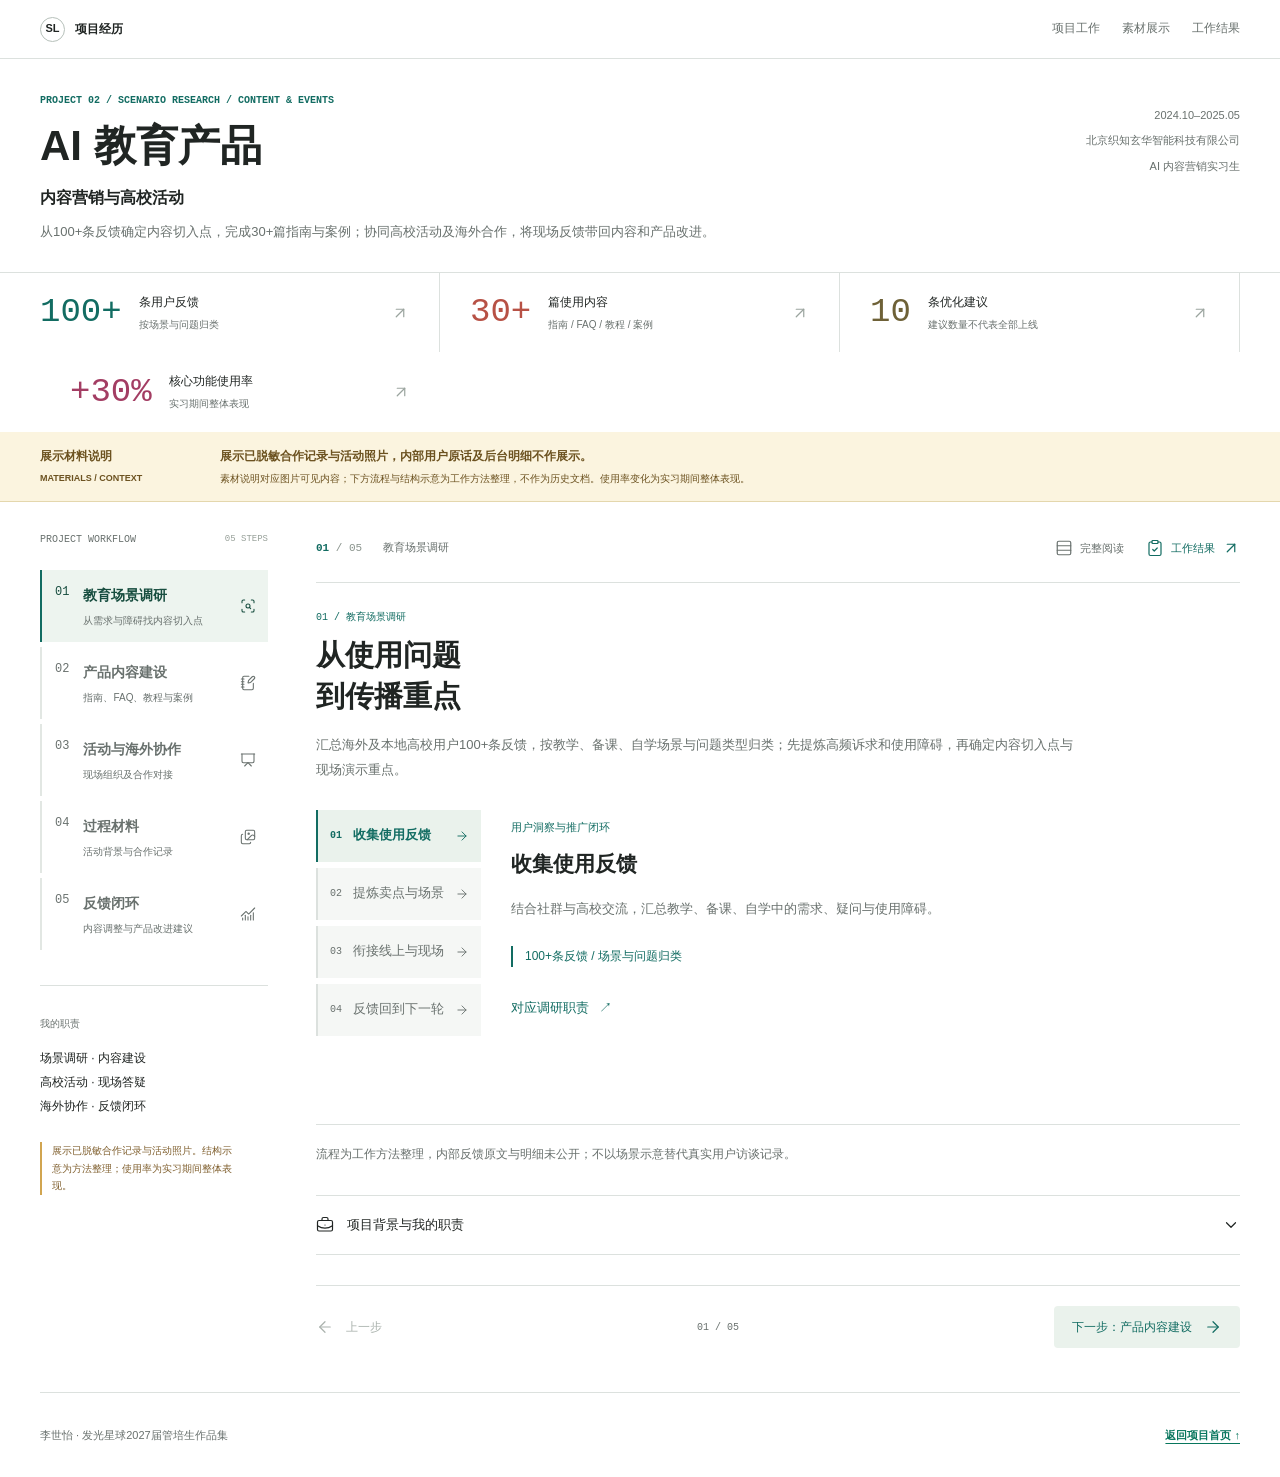
<file: docs/projects/ai-education-partnership/case_study.html>
<!doctype html>
<html lang="zh-CN">
<head>
  <meta charset="UTF-8">
  <meta name="viewport" content="width=device-width, initial-scale=1">
  <meta name="description" content="AI教育产品内容营销与活动协作：以100+条用户反馈确定内容切入点，完成30+篇指南与案例，协同高校活动和海外合作，将反馈带回内容和产品改进。">
  <title>AI 教育产品内容营销与活动协作 | Shiyi Li</title>
  <style>
    :root {
      --ink: #202e2a; --forest: #163c32; --green: #08765d; --blue: #245bd0;
      --pink: #b23768; --gold: #996014; --yellow: #ffe083; --muted: #5c6c66;
      --line: #d8e1dc; --soft: #f3f6f4; --paper: #fff;
    }
    * { box-sizing: border-box; }
    html { scroll-behavior: smooth; scroll-padding-top: 88px; }
    body { margin: 0; color: var(--ink); background: var(--paper); font: 16px/1.75 Inter, -apple-system, BlinkMacSystemFont, "Segoe UI", "PingFang SC", "Microsoft YaHei", sans-serif; letter-spacing: 0; }
    h1, h2, h3, h4, p, figure { margin: 0; }
    h1, h2, h3, h4 { line-height: 1.4; letter-spacing: 0; text-wrap: balance; }
    p { overflow-wrap: anywhere; }
    a { color: inherit; text-underline-offset: 4px; }
    img { display: block; max-width: 100%; height: auto; }
    button { font: inherit; cursor: pointer; touch-action: manipulation; }
    button, a { -webkit-tap-highlight-color: transparent; }
    [hidden] { display: none !important; }
    :focus-visible { outline: 3px solid var(--pink); outline-offset: 5px; }
    .mono { font-family: "SFMono-Regular", Consolas, monospace; font-variant-numeric: tabular-nums; }
    .wrap { width: min(1180px, calc(100% - 64px)); margin-inline: auto; }
    .skip-link { position: fixed; z-index: 100; top: 8px; left: 12px; transform: translateY(-150%); padding: 8px 12px; background: #fff; }
    .skip-link:focus { transform: none; }
    .topbar { position: sticky; top: 0; z-index: 30; min-height: 64px; display: flex; align-items: center; justify-content: space-between; gap: 24px; padding: 0 max(32px, calc((100% - 1180px) / 2)); background: #163c32fa; color: #fff; border-bottom: 1px solid #ffffff26; }
    .brand { display: inline-flex; align-items: center; gap: 10px; text-decoration: none; font-size: 13px; font-weight: 700; white-space: nowrap; }
    .brand-mark { display: grid; place-items: center; width: 28px; height: 28px; border: 1px solid #ffffff80; border-radius: 50%; font-size: 11px; }
    .topnav { display: flex; gap: 22px; overflow: auto; scrollbar-width: none; }
    .topnav::-webkit-scrollbar { display: none; }
    .topnav a { display: inline-flex; align-items: center; flex-shrink: 0; min-height: 44px; color: #d1e2da; font-size: 12px; text-decoration: none; border-bottom: 2px solid transparent; }
    .topnav a:hover, .topnav a[aria-current="location"] { color: #fff; border-bottom-color: var(--yellow); }
    .topnav .privacy-link { color: var(--yellow); font-weight: 750; }
    .hero { position: relative; isolation: isolate; color: #fff; background: var(--forest); }
    .hero::before { content: ""; position: absolute; inset: 0; z-index: -1; background: linear-gradient(90deg, #102b24fa 0%, #102b24ec 43%, #102b2460 75%, #102b2438 100%), url("../../works/covers/ai-partnership.jpg") center / cover no-repeat; }
    .hero-inner { padding-block: 64px 54px; }
    .eyebrow { color: #ffdf8a; font-size: 11px; font-weight: 750; margin-bottom: 22px; }
    h1 { max-width: 790px; font-size: 56px; font-weight: 850; line-height: 1.22; }
    .hero-copy { max-width: 630px; margin-top: 25px; color: #e2eee7; font-size: 17px; line-height: 1.9; }
    .hero-meta { display: flex; flex-wrap: wrap; gap: 8px 24px; margin-top: 30px; color: #e0e9e3; font-size: 12px; }
    .hero-meta span { padding-left: 10px; border-left: 2px solid #ffdf8a; }
    .hero-foot { display: flex; justify-content: space-between; align-items: center; gap: 24px; margin-top: 38px; padding-top: 20px; border-top: 1px solid #ffffff40; }
    .hero-foot p { color: #d1e2da; font-size: 12px; }
    .hero-foot a { display: inline-flex; gap: 18px; align-items: center; min-height: 44px; color: #ffdf8a; font-size: 13px; font-weight: 700; text-decoration: none; }
    .confidential { background: var(--yellow); color: #362807; border-bottom: 1px solid #d9b759; scroll-margin-top: 0; }
    .confidential-inner { display: grid; grid-template-columns: 220px 1fr; gap: 40px; padding-block: 25px; align-items: center; }
    .confidential-label { display: block; font-size: 19px; line-height: 1.4; }
    .confidential-label small { display: block; margin-top: 7px; font-size: 10px; font-weight: 650; }
    .confidential-copy strong { display: block; font-size: 16px; }
    .confidential-copy p { margin-top: 5px; font-size: 12px; }
    .band { border-bottom: 1px solid var(--line); }
    .band.soft { background: var(--soft); }
    .section { padding-block: 76px; scroll-margin-top: 16px; }
    .section-head { display: grid; grid-template-columns: minmax(0, .85fr) minmax(0, 1.15fr); align-items: start; gap: 70px; margin-bottom: 36px; }
    .index { margin-bottom: 12px; color: var(--green); font-size: 11px; font-weight: 750; }
    h2 { font-size: 36px; font-weight: 800; }
    h3 { font-size: 21px; }
    .section-intro { padding-top: 3px; font-size: 15px; color: var(--muted); line-height: 1.95; }
    .section-intro p + p { margin-top: 12px; }
    .work-grid { display: grid; grid-template-columns: repeat(4, minmax(0, 1fr)); gap: 26px; }
    .work-item { --accent: var(--green); padding-top: 24px; border-top: 3px solid var(--accent); }
    .work-item:nth-child(2) { --accent: var(--blue); }
    .work-item:nth-child(3) { --accent: var(--pink); }
    .work-item:nth-child(4) { --accent: var(--gold); }
    .work-number { display: block; color: var(--accent); font: 42px/1.1 "SFMono-Regular", Consolas, monospace; margin-bottom: 19px; }
    .work-item p { margin-top: 12px; font-size: 13px; color: var(--muted); }
    .timeline { display: grid; grid-template-columns: repeat(4, minmax(0, 1fr)); gap: 22px; padding: 0; margin: 0; list-style: none; }
    .stage { --accent: var(--green); position: relative; min-width: 0; padding-top: 29px; }
    .stage:nth-child(2) { --accent: var(--blue); }
    .stage:nth-child(3) { --accent: var(--pink); }
    .stage:nth-child(4) { --accent: var(--gold); }
    .stage::before { content: ""; position: absolute; top: 0; left: 0; right: -22px; height: 3px; background: var(--accent); }
    .stage:last-child::before { right: 0; }
    .stage:not(:last-child)::after { content: "→"; position: absolute; top: -18px; right: -18px; color: var(--accent); background: var(--soft); font-size: 23px; padding-inline: 4px; }
    .stage-top { display: flex; align-items: center; justify-content: space-between; gap: 14px; color: var(--accent); }
    .stage-top strong { font: 48px/1 "SFMono-Regular", Consolas, monospace; }
    .stage-top span { font-size: 10px; font-weight: 750; }
    .stage h3 { font-size: 20px; margin-top: 22px; min-height: 57px; }
    .stage p { min-height: 80px; margin-top: 12px; color: var(--muted); font-size: 13px; }
    .stage-output { min-height: 88px; padding-block: 17px; margin-top: 16px; border-top: 1px solid var(--line); }
    .stage-output small { display: block; font-size: 10px; color: var(--muted); margin-bottom: 5px; }
    .stage-output strong { display: block; font-size: 12px; font-weight: 650; }
    .stage a { display: inline-flex; min-height: 44px; align-items: center; gap: 14px; font-size: 12px; color: var(--accent); text-decoration: none; border-bottom: 1px solid currentColor; }
    .stage a:hover { background: #e5ece8; }
    .collaboration-map { display: grid; grid-template-columns: minmax(0, .8fr) minmax(0, 1fr) minmax(0, 1.25fr); gap: 62px; align-items: center; padding-block: 24px; }
    .partner { position: relative; border-block: 2px solid var(--blue); padding-block: 27px; }
    .map-label { display: block; color: var(--blue); font-size: 10px; font-weight: 750; margin-bottom: 14px; }
    .partner h3 { font-size: 24px; }
    .partner p { color: var(--muted); font-size: 13px; margin-top: 12px; }
    .partner::after { content: "⇄"; position: absolute; right: -46px; top: 50%; transform: translateY(-50%); color: var(--green); font-size: 25px; }
    .my-role { position: relative; padding: 30px 26px; background: var(--forest); color: #fff; border-radius: 4px; }
    .my-role .map-label { color: #a7e6c8; }
    .my-role h3 { font-size: 25px; line-height: 1.5; }
    .my-role ul { list-style: none; margin: 22px 0 0; padding: 0; color: #d8e9df; font-size: 13px; }
    .my-role li { padding-block: 8px; border-top: 1px solid #ffffff2b; }
    .my-role::after { content: ""; position: absolute; width: 31px; height: 1px; right: -31px; top: 50%; background: #95aea0; }
    .teams { display: grid; gap: 12px; position: relative; }
    .teams::before { content: ""; position: absolute; left: -32px; top: 47px; bottom: 47px; border-left: 1px solid #95aea0; }
    .team { --accent: var(--blue); position: relative; display: grid; grid-template-columns: 35px 1fr; gap: 12px; min-height: 94px; align-items: center; padding: 15px 18px; background: var(--soft); border-left: 3px solid var(--accent); }
    .team:nth-child(2) { --accent: var(--green); }
    .team:nth-child(3) { --accent: var(--pink); }
    .team:nth-child(4) { --accent: var(--gold); }
    .team::before { content: ""; position: absolute; left: -32px; width: 29px; top: 50%; height: 1px; background: #95aea0; }
    .team > span { color: var(--accent); font-size: 12px; }
    .team h4 { font-size: 15px; }
    .team p { color: var(--muted); font-size: 12px; margin-top: 4px; }
    .map-note { margin-top: 22px; padding-top: 19px; border-top: 1px solid var(--line); color: var(--muted); font-size: 12px; }
    .followup-table { border-top: 2px solid var(--ink); }
    .followup-row { display: grid; grid-template-columns: .65fr 1.2fr 1.15fr; gap: 36px; align-items: baseline; padding: 23px 0; border-bottom: 1px solid var(--line); }
    .followup-row.header { padding-block: 12px; font-size: 11px; color: var(--muted); }
    .followup-row h3 { font-size: 16px; }
    .followup-row h3 span { font-size: 11px; color: var(--green); margin-right: 10px; }
    .followup-row p { font-size: 13px; color: var(--muted); }
    .followup-row p:last-child { color: var(--ink); }
    .followup-label { display: none; }
    .records { display: grid; grid-template-columns: repeat(3, minmax(0, 1fr)); gap: 30px; margin-top: 32px; }
    .record { padding-top: 16px; border-top: 3px solid var(--green); }
    .record:nth-child(2) { border-top-color: var(--blue); }
    .record:nth-child(3) { border-top-color: var(--pink); }
    .record h4 { font-size: 15px; }
    .record p { margin-top: 7px; font-size: 12px; color: var(--muted); }
    .evidence-notice { display: flex; align-items: baseline; gap: 24px; padding: 17px 22px; margin-bottom: 32px; color: #362807; background: var(--yellow); border-left: 4px solid #ae790b; }
    .evidence-notice strong { flex-shrink: 0; font-size: 14px; }
    .evidence-notice p { font-size: 12px; }
    .evidence-grid { display: grid; grid-template-columns: repeat(6, minmax(0, 1fr)); gap: 38px 26px; }
    .evidence { grid-column: span 2; min-width: 0; scroll-margin-top: 108px; }
    .evidence:nth-child(-n+2) { grid-column: span 3; }
    .evidence:target { outline: 3px solid var(--green); outline-offset: 10px; }
    .evidence-heading { display: flex; align-items: baseline; justify-content: space-between; gap: 12px; padding-bottom: 12px; }
    .evidence-heading span { font-size: 12px; color: var(--green); font-weight: 750; }
    .evidence-heading time { font-size: 11px; color: var(--muted); }
    .evidence-frame { display: block; position: relative; aspect-ratio: 4 / 3; overflow: hidden; background: #eef0ef; border: 1px solid var(--line); cursor: zoom-in; }
    .evidence:nth-child(-n+2) .evidence-frame { aspect-ratio: 1.9 / 1; }
    .evidence-frame img { width: 100%; height: 100%; object-fit: contain; }
    .evidence-frame:hover { outline: 3px solid var(--green); outline-offset: -3px; }
    .evidence figcaption { margin-top: 16px; padding-top: 15px; border-top: 1px solid var(--line); }
    .evidence figcaption strong { display: block; font-size: 16px; }
    .evidence figcaption p { font-size: 12px; color: var(--muted); margin-top: 7px; }
    .outcomes-band { color: #fff; background: var(--forest); }
    .outcomes-band .index { color: #a7e6c8; }
    .outcomes-band .section-intro { color: #d1e2d9; }
    .outcome-grid { display: grid; grid-template-columns: repeat(3, minmax(0, 1fr)); border-block: 1px solid #ffffff42; }
    .outcome { padding: 30px 28px; }
    .outcome:first-child { padding-left: 0; }
    .outcome + .outcome { border-left: 1px solid #ffffff42; }
    .outcome span { font-size: 10px; color: #ffdf8a; }
    .outcome h3 { font-size: 23px; margin-top: 26px; }
    .outcome p { font-size: 13px; margin-top: 12px; color: #d1e2d9; }
    .signing-evidence { width: min(820px, 100%); margin: 32px auto 0; }
    .signing-evidence .evidence-frame { aspect-ratio: 1188 / 573; border-color: #ffffff42; }
    .signing-evidence figcaption { padding-top: 14px; }
    .signing-evidence figcaption strong { font-size: 16px; }
    .signing-evidence figcaption p { margin-top: 4px; color: #d1e2d9; font-size: 13px; }
    .contribution { display: flex; gap: 26px; margin-top: 30px; align-items: baseline; }
    .contribution strong { flex-shrink: 0; color: #ffdf8a; font-size: 13px; }
    .contribution p { color: #d1e2d9; font-size: 13px; }
    .footer { padding-block: 26px; color: var(--muted); font-size: 11px; }
    .footer .wrap { display: flex; align-items: center; justify-content: space-between; gap: 20px; }
    .footer a { display: inline-flex; align-items: center; min-height: 44px; color: var(--green); font-weight: 700; }
    .lightbox { width: min(1320px, calc(100% - 40px)); max-width: none; height: min(920px, calc(100dvh - 40px)); max-height: none; margin: auto; padding: 0; border: 1px solid #ffffff4a; border-radius: 6px; background: #172a23; color: #fff; }
    .lightbox::backdrop { background: #081510e8; }
    .lightbox[open] { display: grid; grid-template-rows: auto auto minmax(0, 1fr) auto; }
    .lightbox-head { display: flex; align-items: center; justify-content: space-between; gap: 18px; padding: 12px 18px; }
    .lightbox-head h2 { font-size: 16px; }
    .icon-button { display: grid; place-items: center; width: 44px; height: 44px; flex-shrink: 0; padding: 0; border: 1px solid #ffffff55; border-radius: 4px; background: transparent; color: #fff; font-size: 25px; }
    .icon-button:hover:not(:disabled) { background: #ffffff20; }
    .icon-button:disabled { opacity: .3; cursor: default; }
    .lightbox-disclosure { padding: 8px 18px; color: #362807; background: var(--yellow); font-size: 12px; font-weight: 650; }
    .lightbox-visual { min-height: 0; display: grid; place-items: center; padding: 14px; }
    .lightbox-visual img { width: 100%; height: 100%; min-height: 0; object-fit: contain; }
    .lightbox-footer { display: grid; grid-template-columns: 44px minmax(0, 1fr) 44px; gap: 18px; align-items: center; padding: 12px 18px; border-top: 1px solid #ffffff30; }
    .lightbox-caption { min-width: 0; text-align: center; }
    .lightbox-caption p { color: #d1e2d9; font-size: 12px; }
    .lightbox-caption a { display: inline-flex; align-items: center; min-height: 32px; font-size: 11px; color: #ffdf8a; }
    @media (max-width: 1000px) {
      h1 { font-size: 48px; max-width: 720px; } h2 { font-size: 32px; }
      .topnav { gap: 16px; } .brand { font-size: 12px; }
      .section-head { gap: 36px; }
      .confidential-inner { grid-template-columns: 190px 1fr; gap: 26px; }
      .work-grid { gap: 22px; } .work-item h3 { font-size: 19px; }
      .timeline { gap: 18px; } .stage::before { right: -18px; }
      .stage h3 { font-size: 18px; min-height: 51px; } .stage p { min-height: 104px; }
      .collaboration-map { gap: 42px; } .partner::after { right: -34px; }
      .my-role { padding: 24px 20px; } .my-role h3 { font-size: 22px; }
      .my-role::after { right: -21px; width: 21px; } .teams::before { left: -22px; }
      .team { padding-inline: 14px; grid-template-columns: 24px 1fr; gap: 8px; }
      .team::before { width: 19px; left: -22px; }
      .evidence-grid { gap: 30px 22px; } .evidence { grid-column: span 3; }
      .outcome h3 { font-size: 21px; } .outcome { padding-inline: 20px; }
    }
    @media (max-width: 760px) {
      html { scroll-padding-top: 104px; }
      .wrap { width: calc(100% - 36px); }
      .topbar { flex-direction: column; align-items: stretch; gap: 0; padding: 12px 18px 0; }
      .brand { font-size: 12px; } .brand-mark { width: 24px; height: 24px; }
      .topnav { width: 100%; gap: 21px; } .topnav a { font-size: 11px; }
      .hero-inner { padding-block: 38px 28px; }
      .hero::before { background-image: linear-gradient(90deg, #102b24ef 0%, #102b24e0 50%, #102b2490 100%), url("../../works/covers/ai-partnership.jpg"); background-position: center, 62% center; }
      h1 { font-size: 34px; line-height: 1.3; }
      .eyebrow { font-size: 10px; margin-bottom: 16px; }
      .hero-copy { font-size: 14px; margin-top: 20px; }
      .hero-meta { margin-top: 20px; gap: 8px 18px; font-size: 10px; }
      .hero-foot { margin-top: 25px; padding-top: 12px; gap: 16px; }
      .hero-foot p { max-width: 190px; font-size: 10px; } .hero-foot a { font-size: 11px; gap: 8px; flex-shrink: 0; }
      .confidential-inner { grid-template-columns: 1fr; padding-block: 21px; gap: 12px; }
      .confidential-label { font-size: 18px; }
      .confidential-label small { display: none; }
      .confidential-copy strong { font-size: 14px; } .confidential-copy p { font-size: 11px; }
      .section { padding-block: 50px; }
      .section-head { grid-template-columns: 1fr; gap: 18px; margin-bottom: 28px; }
      .section-intro { font-size: 14px; } h2 { font-size: 29px; }
      .index { font-size: 10px; margin-bottom: 10px; }
      .work-grid { grid-template-columns: repeat(2, minmax(0, 1fr)); gap: 28px 24px; }
      .work-item { padding-top: 17px; } .work-number { font-size: 33px; margin-bottom: 12px; }
      .work-item h3 { font-size: 19px; } .work-item p { font-size: 12px; margin-top: 8px; }
      .timeline { grid-template-columns: 1fr; gap: 0; }
      .stage { padding: 0 0 30px 63px; margin-left: 9px; border-left: 2px solid var(--accent); }
      .stage:last-child { padding-bottom: 0; }
      .stage::before { display: none; }
      .stage:not(:last-child)::after { content: "↓"; left: -11px; right: auto; top: auto; bottom: 5px; padding: 0; font-size: 22px; }
      .stage-top strong { position: absolute; left: 15px; top: 3px; font-size: 25px; }
      .stage-top span { font-size: 10px; }
      .stage h3 { margin-top: 7px; font-size: 20px; min-height: 0; }
      .stage p { min-height: 0; margin-top: 10px; font-size: 13px; }
      .stage-output { min-height: 0; padding-block: 12px 0; margin-top: 12px; }
      .stage a { margin-top: 8px; font-size: 11px; }
      .collaboration-map { grid-template-columns: 1fr; gap: 38px; padding: 0; }
      .partner { padding-block: 19px; } .partner h3 { font-size: 23px; }
      .map-label { margin-bottom: 10px; }
      .partner::after { content: "↕"; top: auto; bottom: -36px; left: 28px; right: auto; transform: none; }
      .my-role { padding: 24px; } .my-role h3 { font-size: 24px; }
      .my-role h3 br { display: none; }
      .my-role ul { display: flex; flex-wrap: wrap; gap: 8px 22px; margin-top: 15px; }
      .my-role li { font-size: 12px; }
      .my-role::after { top: 100%; right: auto; left: 40px; width: 1px; height: 38px; }
      .teams { margin-left: 62px; }
      .teams::before { top: 0; left: -22px; bottom: 47px; }
      .team { grid-template-columns: 25px 1fr; min-height: 94px; padding: 15px 13px; }
      .team h4 { font-size: 14px; } .team p { font-size: 11px; }
      .map-note { margin-top: 25px; font-size: 11px; }
      .followup-row { grid-template-columns: 1fr; gap: 10px; padding-block: 22px; }
      .followup-row.header { display: none; }
      .followup-row p { display: grid; grid-template-columns: 68px 1fr; gap: 15px; font-size: 12px; }
      .followup-label { display: inline; color: var(--muted); font-size: 11px; }
      .records { grid-template-columns: 1fr; gap: 20px; }
      .record { display: grid; grid-template-columns: 100px 1fr; gap: 18px; }
      .record h4 { font-size: 14px; } .record p { margin: 0; }
      .evidence-notice { display: block; padding: 15px 17px; margin-bottom: 27px; }
      .evidence-notice p { margin-top: 6px; font-size: 11px; }
      .evidence-grid { grid-template-columns: 1fr; gap: 30px; }
      .evidence, .evidence:nth-child(-n+2) { grid-column: auto; }
      .evidence-heading { padding-bottom: 9px; }
      .evidence figcaption { margin-top: 12px; padding-top: 12px; }
      .outcome-grid { grid-template-columns: 1fr; }
      .outcome, .outcome:first-child { padding: 23px 0; }
      .outcome + .outcome { border-left: 0; border-top: 1px solid #ffffff42; }
      .outcome h3 { margin-top: 10px; font-size: 23px; } .outcome p { margin-top: 8px; }
      .contribution { display: block; margin-top: 25px; } .contribution p { margin-top: 10px; font-size: 12px; }
      .footer .wrap { flex-direction: column; align-items: flex-start; gap: 5px; }
      .lightbox { width: calc(100% - 16px); height: calc(100dvh - 24px); }
      .lightbox-head { padding: 10px 12px; gap: 12px; } .lightbox-head h2 { font-size: 14px; }
      .lightbox-disclosure { padding: 8px 12px; font-size: 11px; }
      .lightbox-visual { padding: 8px; }
      .lightbox-footer { gap: 10px; padding: 12px; } .lightbox-caption p { font-size: 11px; }
    }
    @media (prefers-reduced-motion: reduce) { html { scroll-behavior: auto; } }
  </style>
  <link rel="stylesheet" href="../ai-news-dashboard/case-study-workspace.css">
  <link rel="stylesheet" href="../project-workspace.css">
  <link rel="stylesheet" href="../market-workspace.css">
</head>
<body>
  <a class="skip-link" href="#overview">跳至项目内容</a>
  <header class="topbar">
    <a class="brand" href="../../index.html" aria-label="返回作品集首页"><span class="brand-mark">SL</span><span>李世怡 · 发光星球2027届管培生</span></a>
    <nav class="topnav" aria-label="页面导航">
      <a href="#journey">用户洞察</a><a href="#followup">内容与物料</a><a href="#collaboration">推广执行</a><a href="#evidence">过程材料</a><a href="#outcome">结果与迭代</a><a class="privacy-link" href="#confidential">材料说明</a>
    </nav>
  </header>
  <main>
    <section class="hero" aria-labelledby="project-title">
      <div class="wrap hero-inner">
        <p class="eyebrow">PROJECT 02 / CONTENT MARKETING · AI EDUCATION</p>
        <h1 id="project-title">AI 教育产品<br>内容营销与高校活动</h1>
        <p class="hero-copy">从100+条反馈确定内容切入点，完成30+篇指南与案例；协同高校活动及海外合作，将现场反馈带回内容和产品改进。</p>
        <div class="hero-meta"><span>2024.10–2025.05</span><span>北京织知玄华智能科技有限公司</span><span>AI 内容营销实习生</span></div>
        <div class="hero-foot"><p>教育场景调研 / 内容建设 / 高校活动 / 海外协作</p><a href="#journey">查看推广闭环 <span aria-hidden="true">↓</span></a></div>
      </div>
    </section>
    <aside class="confidential" id="confidential" aria-labelledby="confidential-title">
      <div class="wrap confidential-inner">
        <strong class="confidential-label" id="confidential-title">展示材料说明<small>MATERIALS / CONTEXT</small></strong>
        <div class="confidential-copy"><strong>展示已脱敏合作记录与活动照片，内部用户原话及后台明细不作展示。</strong><p>素材说明对应图片可见内容；下方流程与结构示意为工作方法整理，不作为历史文档。使用率变化为实习期间整体表现。</p></div>
      </div>
    </aside>

    <div class="band">
      <section class="wrap section" id="overview" aria-labelledby="overview-title">
        <div class="section-head">
          <div><p class="index">01 / 背景与职责</p><h2 id="overview-title">先理解需求<br>再组织产品传播</h2></div>
          <div class="section-intro"><p>高校用户在教学、备课和自学中的需求不同，推广内容既要讲清产品价值，也要解决首次使用中的疑问。</p><p>我将用户反馈按问题类型归类，确定内容切入点，协同准备公众号内容和现场材料；海外协作侧重合作诉求、双方分工、协议签署和项目对接。</p></div>
        </div>
        <div class="work-grid">
          <article class="work-item"><span class="work-number">01</span><h3>教育场景调研</h3><p>整理100+条用户反馈，分析海外和内地高校需求，识别高频场景及使用障碍。</p></article>
          <article class="work-item"><span class="work-number">02</span><h3>从零搭建产品内容</h3><p>从0到1建设公众号内容，围绕卖点与场景输出30+篇指南、FAQ、教程及案例。</p></article>
          <article class="work-item"><span class="work-number">03</span><h3>高校活动与反馈闭环</h3><p>对接高校宣讲和体验，协同准备演示及课程材料，安排流程并负责现场答疑。</p></article>
          <article class="work-item"><span class="work-number">04</span><h3>海外协作</h3><p>参与东南亚AI教育产品合作，整理合作诉求与职责分工，跟进协议签署和项目对接。</p></article>
        </div>
      </section>
    </div>

    <div class="band soft">
      <section class="wrap section" id="journey" aria-labelledby="journey-title">
        <div class="section-head">
          <div><p class="index">02 / 用户洞察</p><h2 id="journey-title">从使用问题<br>到传播重点</h2></div>
          <p class="section-intro">汇总海外及本地高校用户100+条反馈，按教学、备课、自学场景与问题类型归类；先提炼高频诉求和使用障碍，再确定内容切入点与现场演示重点。</p>
        </div>
        <ol class="timeline" aria-label="四阶段用户洞察与推广闭环">
          <li class="stage"><div class="stage-top"><strong>01</strong><span>LISTEN</span></div><h3>收集使用反馈</h3><p>结合社群与高校交流，汇总教学、备课、自学中的需求、疑问与使用障碍。</p><div class="stage-output"><small>已有工作</small><strong>100+条反馈 / 场景与问题归类</strong></div><a href="#overview">对应调研职责 <span aria-hidden="true">↗</span></a></li>
          <li class="stage"><div class="stage-top"><strong>02</strong><span>DEFINE</span></div><h3>提炼卖点与场景</h3><p>将高频需求对应到产品能力，用任务、使用步骤与结果说明产品价值，避免只罗列功能。</p><div class="stage-output"><small>方法整理</small><strong>用户任务 → 产品能力 → 场景表达</strong></div><a href="#followup">查看内容结构 <span aria-hidden="true">↗</span></a></li>
          <li class="stage"><div class="stage-top"><strong>03</strong><span>COMMUNICATE</span></div><h3>衔接线上与现场</h3><p>将已确认的信息整理为公众号内容及宣讲材料，在线上持续解答，在线下演示与答疑。</p><div class="stage-output"><small>已有产出</small><strong>30+篇内容 / 宣讲与体验材料</strong></div><a href="#collaboration">查看活动执行 <span aria-hidden="true">↗</span></a></li>
          <li class="stage"><div class="stage-top"><strong>04</strong><span>ITERATE</span></div><h3>反馈回到下一轮</h3><p>结合使用表现及现场问题，补充FAQ与案例，将产品问题提交相关团队，再调整后续推广重点。</p><div class="stage-output"><small>已有工作</small><strong>10条建议 / 内容及推广调整</strong></div><a href="#outcome">查看结果与迭代 <span aria-hidden="true">↗</span></a></li>
        </ol>
        <p class="map-note">流程为工作方法整理，内部反馈原文与明细未公开；不以场景示意替代真实用户访谈记录。</p>
      </section>
    </div>

    <div class="band soft">
      <section class="wrap section" id="followup" aria-labelledby="followup-title">
        <div class="section-head">
          <div><p class="index">03 / 内容与物料</p><h2 id="followup-title">同一批需求<br>形成不同沟通材料</h2></div>
          <p class="section-intro">参与产品公众号内容建设，累计输出30+篇指南、FAQ、功能教程与场景案例；依据用户理解难点调整结构和演示方式，并与现场材料保持一致。</p>
        </div>
        <div class="followup-table" role="table" aria-label="内容类型与我的工作">
          <div class="followup-row header" role="row"><span role="columnheader">内容类型</span><span role="columnheader">回应的用户需求</span><span role="columnheader">我的工作与结构</span></div>
          <div class="followup-row" role="row"><h3 role="rowheader"><span class="mono">01</span>产品介绍与指南</h3><p role="cell"><span class="followup-label">用户需求</span><span>初次接触产品，希望了解适用任务及如何开始使用。</span></p><p role="cell"><span class="followup-label">我的工作</span><span>提炼产品卖点，按照场景、入口和首次操作组织公众号说明；支持产品演示准备。</span></p></div>
          <div class="followup-row" role="row"><h3 role="rowheader"><span class="mono">02</span>功能教程</h3><p role="cell"><span class="followup-label">用户需求</span><span>已有具体任务，需要知道输入要求、关键步骤及结果查看方式。</span></p><p role="cell"><span class="followup-label">我的工作</span><span>将操作拆成可理解的步骤，协同核对产品信息，使线上教程与现场演示保持一致。</span></p></div>
          <div class="followup-row" role="row"><h3 role="rowheader"><span class="mono">03</span>FAQ 与现场答疑</h3><p role="cell"><span class="followup-label">用户需求</span><span>重复出现的使用疑问，需要可查阅、已确认的说明。</span></p><p role="cell"><span class="followup-label">我的工作</span><span>归类高频问题，准备FAQ；现场负责答疑，待确认问题记录后交由相关团队核查。</span></p></div>
          <div class="followup-row" role="row"><h3 role="rowheader"><span class="mono">04</span>场景案例与课程材料</h3><p role="cell"><span class="followup-label">用户需求</span><span>希望理解功能如何用于教学、备课或自学，而不仅是知道功能名称。</span></p><p role="cell"><span class="followup-label">我的工作</span><span>输出场景内容，协同准备教师案例与课程材料，以任务、操作及结果串起产品价值。</span></p></div>
        </div>
        <div class="records" aria-label="内容与资料衔接">
          <article class="record"><h4>线上持续查阅</h4><p>公众号提供指南、FAQ、教程及案例，帮助用户理解产品价值与使用方式。</p></article>
          <article class="record"><h4>线下演示与体验</h4><p>演示、FAQ、教师案例及课程材料支持高校宣讲，现场记录新问题。</p></article>
          <article class="record"><h4>反馈补充内容</h4><p>将可通过说明解决的问题补入资料，需要产品改进的事项提交团队跟进。</p></article>
        </div>
        <p class="map-note">上述结构为内容组织方法整理，非内部原始文档。30+篇包括指南、FAQ、教程与案例，不重复统计为不同项目产出。</p>
      </section>
    </div>

    <div class="band">
      <section class="wrap section" id="collaboration" aria-labelledby="collaboration-title">
        <div class="section-head">
          <div><p class="index">04 / 推广活动与市场合作</p><h2 id="collaboration-title">让内容准备<br>衔接现场与合作执行</h2></div>
          <p class="section-intro">高校活动包括宣讲、体验与答疑，我协同准备演示、FAQ、教师案例和课程材料，负责现场组织与使用答疑；东南亚合作中整理诉求及分工，跟进协议签署和项目对接。</p>
        </div>
        <div class="collaboration-map" aria-label="高校及海外合作需求通过活动与合作协调，连接产品、业务、高校及海外合作团队">
          <article class="partner"><span class="map-label">USERS / PARTNERS</span><h3>高校与海外合作方</h3><p>使用场景与活动需求<br>当地推广与合作安排</p></article>
          <article class="my-role"><span class="map-label">MY CONTRIBUTION / 我的工作</span><h3>材料准备<br>与执行跟进</h3><ul><li>活动流程与现场答疑</li><li>需求、反馈与分工同步</li><li>协议签署与项目对接跟进</li></ul></article>
          <div class="teams">
            <article class="team"><span class="mono">01</span><div><h4>高校对接与活动安排</h4><p>确认宣讲体验需求及流程，协调演示准备，负责现场答疑并记录师生反馈。</p></div></article>
            <article class="team"><span class="mono">02</span><div><h4>产品团队与资料核对</h4><p>协同准备产品演示、FAQ、教师案例及课程材料，核对功能说明并同步使用问题。</p></div></article>
            <article class="team"><span class="mono">03</span><div><h4>业务团队与执行协作</h4><p>同步宣传材料、活动分工与执行安排，将现场问题和后续待办交由对应团队跟进。</p></div></article>
            <article class="team"><span class="mono">04</span><div><h4>东南亚合作与项目对接</h4><p>整理合作诉求和双方职责分工，跟进协议签署及项目对接。</p></div></article>
          </div>
        </div>
        <div class="records" aria-label="活动执行环节">
          <article class="record"><h4>会前：需求与材料</h4><p>对接高校需求，安排活动流程，协同确认演示内容及答疑资料。</p></article>
          <article class="record"><h4>现场：演示与答疑</h4><p>配合产品宣讲和体验，负责使用答疑，记录师生关注点及使用障碍。</p></article>
          <article class="record"><h4>会后：反馈与改进</h4><p>汇总用户行为及师生反馈，提出优化建议，补充内容并支持后续试点推广。</p></article>
        </div>
        <p class="map-note">合作协议是明确分工和推进项目对接的一环，合作条件及审批由对应负责人确认。</p>
      </section>
    </div>

    <div class="band">
      <section class="wrap section" id="evidence" aria-labelledby="evidence-title">
        <div class="section-head">
          <div><p class="index">05 / 过程材料</p><h2 id="evidence-title">高校活动与<br>合作推进材料</h2></div>
          <p class="section-intro">高校交流照片和五份已脱敏合作记录呈现活动场景及沟通过程；30+篇内容、10条优化建议和使用率变化按简历口径分别说明。</p>
        </div>
        <aside class="evidence-notice" aria-label="过程材料说明"><strong>沿用脱敏原图</strong><p>未新增披露信息。沟通、文件发送及照片不作为个人独立完成全部项目或营销指标的证明。</p></aside>
        <figure class="evidence" style="margin-bottom:36px" id="education-event"><div class="evidence-heading"><span class="mono">FIELD / UNIVERSITY</span><span>高校交流活动</span></div><a class="evidence-frame" href="../../works/covers/education-pilot.png" target="_blank" rel="noopener" aria-label="查看高校交流活动图片" title="查看图片"><img src="../../works/covers/education-pilot.png" alt="原网站保留的高校交流活动图片" loading="lazy"></a><figcaption><strong>高校宣讲与体验背景</strong><p>沿用原网站活动照片，展示高校交流场景；具体个人职责为材料准备、流程安排和现场答疑。</p></figcaption></figure>
        <div class="evidence-grid">
          <figure class="evidence" id="evidence-01"><div class="evidence-heading"><span class="mono">RECORD 01</span><time datetime="2025-01-14">2025.01.14</time></div><a class="evidence-frame" href="./assets/evidence-latest-01.jpg" target="_blank" rel="noopener" aria-label="查看初步信息同步图片" title="查看图片"><img src="./assets/evidence-latest-01.jpg" alt="已脱敏的初步信息同步记录，2025年1月14日" loading="lazy" width="1710" height="844"></a><figcaption><strong>初步信息同步</strong><p>同步已有合作信息，整理需要进一步确认的问题。</p></figcaption></figure>
          <figure class="evidence" id="evidence-02"><div class="evidence-heading"><span class="mono">RECORD 02</span><time datetime="2025-01-15">2025.01.15</time></div><a class="evidence-frame" href="./assets/evidence-latest-02.jpg" target="_blank" rel="noopener" aria-label="查看方案反馈与内部讨论图片" title="查看图片"><img src="./assets/evidence-latest-02.jpg" alt="已脱敏的方案反馈与内部讨论记录，2025年1月15日" loading="lazy" width="1569" height="765"></a><figcaption><strong>方案反馈与内部讨论</strong><p>围绕合作方案同步意见，跟进内部反馈。</p></figcaption></figure>
          <figure class="evidence" id="evidence-03"><div class="evidence-heading"><span class="mono">RECORD 03</span><time datetime="2025-02-05">2025.02.05</time></div><a class="evidence-frame" href="./assets/evidence-latest-03.jpg" target="_blank" rel="noopener" aria-label="查看合作事项沟通图片" title="查看图片"><img src="./assets/evidence-latest-03.jpg" alt="已脱敏的合作事项沟通记录，2025年2月5日" loading="lazy" width="1692" height="1336"></a><figcaption><strong>合作事项沟通</strong><p>整理商讨结果，汇总市场与后续合作相关意见。</p></figcaption></figure>
          <figure class="evidence" id="evidence-04"><div class="evidence-heading"><span class="mono">RECORD 04</span><time datetime="2025-02-20">2025.02.20</time></div><a class="evidence-frame" href="./assets/evidence-latest-04.jpg" target="_blank" rel="noopener" aria-label="查看文件核对与流程跟进图片" title="查看图片"><img src="./assets/evidence-latest-04.jpg" alt="已脱敏的文件发送与信息同步记录，2025年2月20日" loading="lazy" width="1688" height="942"></a><figcaption><strong>文件核对与流程跟进</strong><p>发送合作文件，同步待整理的信息与相关问题；发送记录不作为签署证明。</p></figcaption></figure>
          <figure class="evidence" id="evidence-05"><div class="evidence-heading"><span class="mono">RECORD 05</span><time datetime="2025-02-28">2025.02.28</time></div><a class="evidence-frame" href="./assets/evidence-latest-05.jpg" target="_blank" rel="noopener" aria-label="查看文件整理与信息同步图片" title="查看图片"><img src="./assets/evidence-latest-05.jpg" alt="已脱敏的文件整理、发送与存档记录，2025年2月28日" loading="lazy" width="1706" height="1238"></a><figcaption><strong>文件整理与信息同步</strong><p>整理并发送相关文件，配合查阅与存档。</p></figcaption></figure>
        </div>
      </section>
    </div>

    <div class="band outcomes-band">
      <section class="wrap section" id="outcome" aria-labelledby="outcome-title">
        <div class="section-head"><div><p class="index">06 / 结果与迭代</p><h2 id="outcome-title">把推广反馈<br>带回内容和产品</h2></div><p class="section-intro">线上内容、现场体验和合作推进共同支持产品理解与后续推广。对结果保留具体口径，对问题区分内容补充、产品改进与合作交接。</p></div>
        <div class="outcome-grid">
          <article class="outcome"><span>01 / PRODUCT USAGE</span><h3>核心功能使用率提升30%</h3><p>为实习期间整体使用表现，不等同于新增用户增长、30个百分点或单一内容的独立效果。</p></article>
          <article class="outcome"><span>02 / FEEDBACK</span><h3>提出10条优化建议</h3><p>结合用户行为与师生反馈，向相关团队提供改进建议；建议数量不代表全部已上线。</p></article>
          <article class="outcome"><span>03 / MARKET COOPERATION</span><h3>跟进海外合作对接</h3><p>整理合作诉求及职责分工，跟进协议签署和项目对接。</p></article>
        </div>
        <figure class="signing-evidence">
          <a class="evidence-frame" href="./assets/06-signing.jpg" target="_blank" rel="noopener" aria-label="查看合作签约仪式现场图片" title="查看图片"><img src="./assets/06-signing.jpg" alt="原网站已脱敏的合作签约仪式现场合影" loading="lazy" width="1188" height="573"></a>
          <figcaption><strong>合作签约仪式现场</strong><p>呈现团队合作项目的阶段性结果；个人参与内容为合作诉求及分工整理、协议签署跟进和项目对接。</p></figcaption>
        </figure>
        <div class="contribution"><strong>反馈回到交付</strong><p>按场景归类问题 → 调整指南、FAQ和案例 → 高校体验中验证理解难点 → 提交10条产品建议 → 补充下一轮内容和活动演示。</p></div>
        <div class="contribution"><strong>方法沉淀</strong><p>把反馈分类、内容结构、活动准备和会后跟进整理为可复用的检查清单；资料中的产品信息与操作说明交由对应团队核对，再用于下一轮内容和现场沟通。</p></div>
      </section>
    </div>
  </main>
  <footer class="footer"><div class="wrap"><span>李世怡 · 发光星球2027届管培生作品集</span><a href="../../index.html">返回项目首页 ↑</a></div></footer>

  <dialog class="lightbox" aria-labelledby="lightbox-title" aria-describedby="lightbox-disclosure">
    <header class="lightbox-head"><h2 id="lightbox-title">项目材料</h2><button class="icon-button" id="lightbox-close" type="button" aria-label="关闭大图" title="关闭大图" autofocus>×</button></header>
    <p class="lightbox-disclosure" id="lightbox-disclosure">已脱敏材料 · 未公开信息因保密要求不作展示</p>
    <div class="lightbox-visual"><img alt="" hidden></div>
    <footer class="lightbox-footer"><button class="icon-button" id="lightbox-prev" type="button" aria-label="上一张材料" title="上一张材料">←</button><div class="lightbox-caption" aria-live="polite"><p id="lightbox-caption"></p><a id="lightbox-original" target="_blank" rel="noopener">打开原图 ↗</a></div><button class="icon-button" id="lightbox-next" type="button" aria-label="下一张材料" title="下一张材料">→</button></footer>
  </dialog>
  <script>
    const lightbox = document.querySelector('.lightbox');
    const links = [...document.querySelectorAll('.evidence-frame')];
    const preview = lightbox.querySelector('img');
    const previous = document.querySelector('#lightbox-prev');
    const next = document.querySelector('#lightbox-next');
    let activeIndex = 0;
    let opener = null;
    let previousOverflow = '';

    function showImage(index) {
      activeIndex = index;
      const link = links[index];
      const figure = link.closest('figure');
      preview.src = link.href;
      preview.alt = link.querySelector('img').alt;
      preview.hidden = false;
      document.querySelector('#lightbox-title').textContent = figure.querySelector('figcaption strong').textContent;
      const detail = figure.querySelector('time')?.textContent || figure.querySelector('figcaption p').textContent;
      document.querySelector('#lightbox-caption').textContent = `${String(index + 1).padStart(2, '0')} / ${String(links.length).padStart(2, '0')} · ${detail}`;
      document.querySelector('#lightbox-original').href = link.href;
      previous.disabled = index === 0;
      next.disabled = index === links.length - 1;
    }

    // Image links remain usable when dialog support or JavaScript is unavailable.
    if (typeof lightbox.showModal === 'function') {
      links.forEach((link, index) => link.addEventListener('click', (event) => {
        if (event.ctrlKey || event.metaKey || event.shiftKey || event.altKey) return;
        event.preventDefault();
        opener = link;
        previousOverflow = document.body.style.overflow;
        showImage(index);
        lightbox.showModal();
        document.body.style.overflow = 'hidden';
      }));
    }
    document.querySelector('#lightbox-close').addEventListener('click', () => lightbox.close());
    previous.addEventListener('click', () => { if (activeIndex > 0) showImage(activeIndex - 1); });
    next.addEventListener('click', () => { if (activeIndex < links.length - 1) showImage(activeIndex + 1); });
    lightbox.addEventListener('keydown', (event) => {
      if (event.key === 'Tab') {
        const controls = [...lightbox.querySelectorAll('button:not(:disabled), a[href]')];
        const first = controls[0];
        const last = controls[controls.length - 1];
        if (event.shiftKey && document.activeElement === first) { event.preventDefault(); last.focus(); }
        else if (!event.shiftKey && document.activeElement === last) { event.preventDefault(); first.focus(); }
      }
      if (event.key === 'ArrowLeft' && activeIndex > 0) { event.preventDefault(); showImage(activeIndex - 1); }
      if (event.key === 'ArrowRight' && activeIndex < links.length - 1) { event.preventDefault(); showImage(activeIndex + 1); }
    });
    lightbox.addEventListener('click', (event) => {
      const box = lightbox.getBoundingClientRect();
      if (event.target === lightbox && (event.clientX < box.left || event.clientX > box.right || event.clientY < box.top || event.clientY > box.bottom)) lightbox.close();
    });
    lightbox.addEventListener('close', () => {
      document.body.style.overflow = previousOverflow;
      preview.hidden = true;
      preview.removeAttribute('src');
      if (opener) opener.focus({ preventScroll: true });
    });
    if ('IntersectionObserver' in window) {
      const navLinks = [...document.querySelectorAll('.topnav a')];
      const observer = new IntersectionObserver((entries) => {
        const visible = entries.filter(entry => entry.isIntersecting).sort((a, b) => a.boundingClientRect.top - b.boundingClientRect.top)[0];
        if (!visible) return;
        navLinks.forEach(link => {
          if (link.hash === '#' + visible.target.id) link.setAttribute('aria-current', 'location');
          else link.removeAttribute('aria-current');
        });
      }, { rootMargin: '-110px 0px -55% 0px' });
      navLinks.forEach(link => { const target = document.querySelector(link.hash); if (target) observer.observe(target); });
    }
  </script>
  <script src="../ai-news-dashboard/lucide.min.js"></script>
  <script src="../project-workspace.js" data-project="partnership"></script>
</body>
</html>
</file>
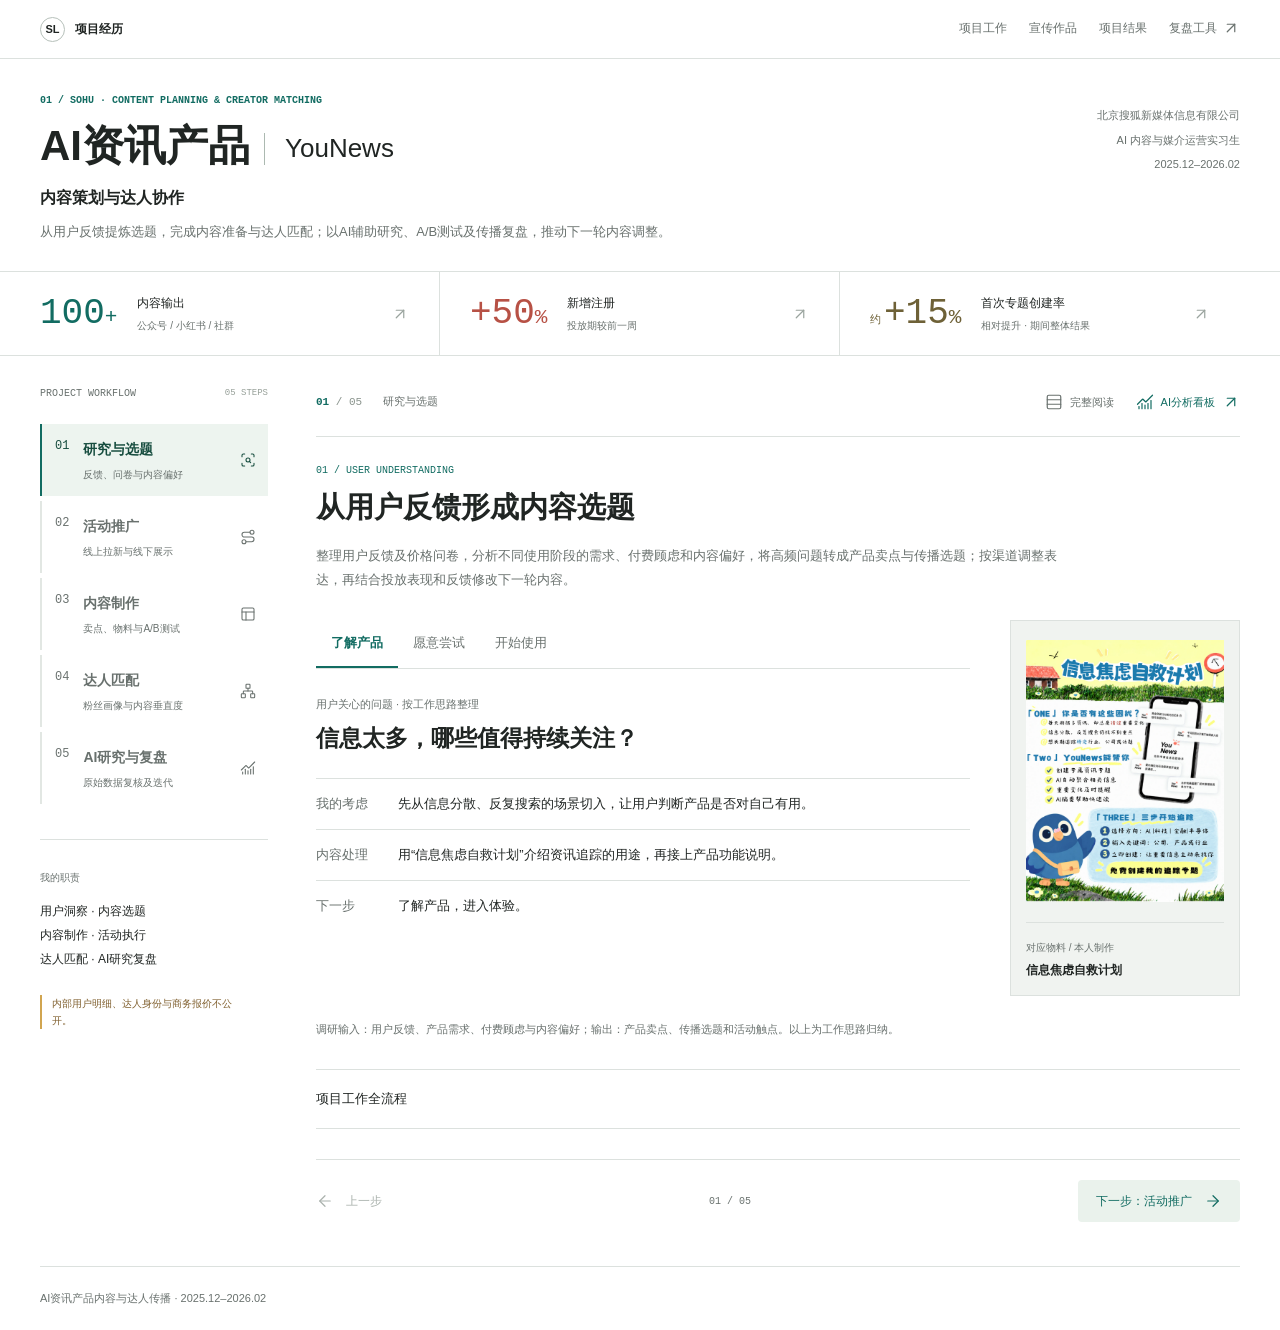
<file: docs/projects/ai-news-dashboard/case_study.html>
<!doctype html>
<html lang="zh-CN">
<head>
  <meta charset="utf-8">
  <meta name="viewport" content="width=device-width, initial-scale=1">
  <meta name="description" content="AI资讯产品内容与达人传播：从用户反馈形成选题，匹配金融与AI博主，结合AI辅助研究、内容测试和传播复盘优化下一轮交付。">
  <title>AI资讯产品内容与达人传播 | 李世怡</title>
  <style>
    :root {
      --navy: #18242c; --navy-2: #21343d; --blue: #175bd4; --cyan: #087e79;
      --pink: #b63668; --green: #277c54; --orange: #d96c32; --gold: #f0c552;
      --ink: #18242c; --muted: #5e6978; --line: #dce2e8; --soft: #f4f6f8; --paper: #fff;
    }
    * { box-sizing: border-box; }
    html { scroll-behavior: smooth; scroll-padding-top: 88px; }
    body { margin: 0; color: var(--ink); background: #fff; font: 16px/1.7 Inter, -apple-system, BlinkMacSystemFont, "Segoe UI", "PingFang SC", "Microsoft YaHei", sans-serif; letter-spacing: 0; }
    h1, h2, h3, h4, p, figure { margin: 0; }
    h1, h2, h3, h4 { letter-spacing: 0; text-wrap: balance; }
    p { overflow-wrap: anywhere; }
    a { color: inherit; text-underline-offset: 4px; }
    img { display: block; width: 100%; height: auto; }
    [hidden] { display: none !important; }
    button { font: inherit; cursor: pointer; touch-action: manipulation; }
    button, a { -webkit-tap-highlight-color: transparent; }
    :focus-visible { outline: 3px solid var(--orange); outline-offset: 5px; }
    .mono { font-family: "SFMono-Regular", Consolas, monospace; font-variant-numeric: tabular-nums; }
    .skip-link { position: fixed; left: 12px; top: 8px; z-index: 100; transform: translateY(-160%); padding: 8px 12px; background: #fff; }
    .skip-link:focus { transform: none; }
    .report, .hero-inner, .metric-strip { width: min(1180px, calc(100% - 64px)); margin-inline: auto; }
    .site-nav { position: sticky; top: 0; z-index: 50; min-height: 64px; padding: 0 max(32px, calc((100% - 1180px) / 2)); display: flex; align-items: center; justify-content: space-between; gap: 24px; color: #fff; background: #18242cf7; border-bottom: 1px solid #ffffff25; backdrop-filter: blur(12px); }
    .nav-brand { display: inline-flex; gap: 10px; align-items: center; text-decoration: none; white-space: nowrap; font-size: 14px; font-weight: 750; }
    .brand-mark { display: grid; place-items: center; border: 1px solid #ffffff70; width: 28px; height: 28px; border-radius: 50%; font-size: 11px; }
    .nav-links { display: flex; align-items: center; gap: 22px; min-width: 0; overflow: auto; scrollbar-width: none; }
    .nav-links::-webkit-scrollbar { display: none; }
    .nav-links a { flex-shrink: 0; min-height: 44px; display: inline-flex; align-items: center; border-bottom: 2px solid transparent; text-decoration: none; color: #cad3d9; font-size: 12px; }
    .nav-links a:hover, .nav-links a.active { color: #fff; border-bottom-color: var(--gold); }
    .nav-links .nav-action { color: #f0d48b; }
    .hero { position: relative; isolation: isolate; overflow: hidden; min-height: 470px; display: flex; align-items: center; color: #fff; background: #18242c; }
    .hero::before { content: ""; position: absolute; inset: 0; z-index: -1; background: linear-gradient(90deg, #18242c 0%, #18242cee 46%, #18242c40 100%), url("event-materials/03-awareness.jpg") right 40% / auto 160% no-repeat; }
    .hero-inner { padding-block: 62px; }
    .eyebrow { color: #f0d48b; font-size: 12px; font-weight: 750; margin-bottom: 22px; }
    h1 { max-width: 950px; font-size: 60px; font-weight: 850; line-height: 1.2; }
    .hero-copy { max-width: 740px; margin-top: 24px; font-size: 18px; color: #e1e7eb; line-height: 1.85; }
    .hero-meta { display: flex; flex-wrap: wrap; gap: 8px 22px; margin-top: 28px; font-size: 12px; color: #ced8df; }
    .hero-meta span { border-left: 2px solid #f0c552; padding-left: 10px; }
    .snapshot { border-bottom: 1px solid var(--line); }
    .metric-strip { display: grid; grid-template-columns: repeat(4, minmax(0, 1fr)); }
    .metric { min-width: 0; padding: 27px 22px; border-right: 1px solid var(--line); }
    .metric:first-child { padding-left: 0; }
    .metric:last-child { border: 0; }
    .metric-label { display: block; font-size: 10px; color: var(--muted); font-weight: 700; }
    .metric strong { display: flex; align-items: center; min-height: 58px; font-size: 25px; line-height: 1.3; }
    .metric strong.mono { font-size: 46px; color: var(--blue); }
    .metric p { font-size: 11px; color: var(--muted); }
    .band { background: var(--paper); border-bottom: 1px solid var(--line); }
    .band.soft { background: var(--soft); }
    .band.dark { background: var(--navy); color: #fff; }
    .section { padding: 76px 0; scroll-margin-top: 16px; }
    .section-head { display: grid; grid-template-columns: minmax(0, .8fr) minmax(0, 1.2fr); gap: 64px; margin-bottom: 38px; align-items: start; }
    .kicker { color: var(--blue); font-size: 11px; font-weight: 750; margin-bottom: 14px; }
    h2 { font-size: 36px; line-height: 1.3; font-weight: 800; }
    h3 { font-size: 21px; line-height: 1.45; }
    h4 { font-size: 16px; line-height: 1.5; }
    .section-lead { font-size: 16px; color: var(--muted); line-height: 1.9; padding-top: 2px; }
    .dark .kicker { color: #77d9c9; }
    .dark .section-lead { color: #ccd7dd; }
    .work-route { display: grid; grid-template-columns: repeat(4, minmax(0, 1fr)); padding: 0; list-style: none; margin: 0; gap: 28px; }
    .work-route li { position: relative; padding: 24px 0 0; border-top: 3px solid var(--step-color); }
    .work-route li:not(:last-child)::after { content: "→"; position: absolute; right: -24px; top: -17px; background: #fff; padding-inline: 5px; color: var(--muted); font-size: 20px; }
    .route-number { display: block; margin-bottom: 14px; font: 48px/1 "SFMono-Regular", Consolas, monospace; color: var(--step-color); }
    .work-route h3 { margin-bottom: 12px; }
    .work-route p { min-height: 60px; color: var(--muted); font-size: 13px; }
    .route-output { display: block; margin-top: 20px; padding-top: 12px; border-top: 1px solid var(--line); color: var(--step-color); font-size: 12px; font-weight: 650; }
    .test-toolbar { display: flex; justify-content: space-between; gap: 16px; align-items: center; margin-bottom: 20px; flex-wrap: wrap; }
    .test-tabs { display: flex; width: 324px; padding: 4px; border: 1px solid #cbd4dc; border-radius: 6px; background: #fff; }
    .test-tabs button { flex: 1; min-width: 0; min-height: 40px; padding: 7px; border: 0; border-radius: 3px; background: transparent; color: var(--muted); font-size: 13px; white-space: nowrap; }
    .test-tabs button[aria-selected="true"] { color: #fff; background: var(--navy); }
    .test-tabs button:hover:not([aria-selected="true"]) { background: var(--soft); }
    .evidence-label { color: #76542b; font-size: 12px; }
    #test-panel { outline-offset: 7px; }
    .test-pair { display: grid; grid-template-columns: repeat(2, minmax(0, 1fr)); gap: 24px; }
    .test-version { --test-accent: var(--blue); overflow: hidden; padding: 26px; border: 1px solid var(--line); border-top: 4px solid var(--test-accent); background: #fff; border-radius: 6px; min-width: 0; }
    .version-b { --test-accent: var(--cyan); }
    .test-version header { display: flex; align-items: center; gap: 16px; }
    .version-letter { color: var(--test-accent); font: 54px/1 "SFMono-Regular", Consolas, monospace; }
    .version-caption { font-size: 11px; color: var(--muted); }
    .test-version h3 { font-size: 19px; }
    .test-creative { min-height: 194px; margin-top: 24px; padding: 22px 0; border-top: 1px solid var(--line); border-bottom: 1px solid var(--line); }
    .creative-label { display: block; font-size: 10px; color: var(--muted); margin-bottom: 22px; }
    .test-creative > p { font-size: 26px; line-height: 1.5; max-width: 470px; font-weight: 700; color: var(--test-accent); text-wrap: balance; }
    .version-note { min-height: 42px; margin-top: 18px; color: var(--muted); font-size: 12px; }
    .cover-example { height: 140px; object-fit: contain; object-position: left; margin-top: 16px; }
    .cover-mode .test-creative { min-height: 360px; }
    .comparison-criteria { display: grid; grid-template-columns: .8fr 1.05fr 1.15fr; margin-top: 22px; gap: 28px; }
    .comparison-criteria > div { padding-top: 15px; border-top: 1px solid #cdd5dd; min-width: 0; }
    .comparison-criteria span { display: block; color: var(--muted); font-size: 11px; margin-bottom: 6px; }
    .comparison-criteria strong { display: block; font-size: 13px; font-weight: 600; }
    .provenance { font-size: 11px; color: var(--muted); margin-top: 24px; }
    .channel-map { display: grid; grid-template-columns: minmax(0, .8fr) minmax(0, 1.4fr) minmax(0, .8fr); align-items: center; gap: 52px; padding: 32px 0; }
    .map-label { display: block; font-size: 11px; margin-bottom: 15px; }
    .channel-source, .channel-destination { border-block: 3px solid var(--blue); padding: 28px 0; }
    .channel-source p, .channel-destination p, .review-center p { margin-top: 12px; font-size: 12px; color: var(--muted); }
    .channel-source .map-label { color: var(--blue); }
    .channel-destination { border-color: var(--cyan); }
    .channel-destination .map-label { color: var(--cyan); }
    .channel-lanes { display: grid; gap: 14px; position: relative; }
    .channel-lanes::before, .channel-lanes::after { content: ""; position: absolute; top: 24px; bottom: 24px; width: 25px; border: 1px solid #b4c3d0; }
    .channel-lanes::before { left: -26px; border-right: 0; }
    .channel-lanes::after { right: -26px; border-left: 0; }
    .channel-lane { --lane-color: var(--blue); padding: 19px 22px; border-left: 4px solid var(--lane-color); background: var(--soft); }
    .channel-lane:nth-child(2) { --lane-color: var(--pink); }
    .channel-lane:nth-child(3) { --lane-color: var(--cyan); }
    .channel-lane strong { display: block; font-size: 16px; color: var(--lane-color); }
    .channel-lane span { display: block; font-size: 12px; color: var(--muted); margin-top: 5px; }
    .subsection-heading { display: flex; align-items: baseline; justify-content: space-between; flex-wrap: wrap; gap: 10px 24px; margin: 48px 0 24px; }
    .subsection-heading span { font-size: 11px; color: var(--muted); }
    .creator-route { display: grid; grid-template-columns: repeat(4, minmax(0, 1fr)); gap: 24px; padding: 0; margin: 0; list-style: none; }
    .creator-route li { display: flex; gap: 12px; border-top: 1px solid var(--line); padding-top: 22px; }
    .creator-route li > span { color: var(--blue); font: 13px/24px "SFMono-Regular", Consolas, monospace; }
    .creator-route p { color: var(--muted); font-size: 12px; margin-top: 9px; }
    .field-evidence { display: grid; grid-template-columns: minmax(0, 2fr) minmax(0, 1fr); gap: 28px; align-items: start; }
    .event-visual { background: #e5e9ed; overflow: hidden; }
    .event-visual img { width: 100%; height: 420px; object-fit: contain; }
    .event-evidence figcaption, .campaign-material figcaption { display: grid; grid-template-columns: 26px 1fr; gap: 10px; margin-top: 15px; padding-top: 14px; border-top: 1px solid #cdd5dd; }
    figcaption b { color: var(--blue); font-size: 11px; }
    figcaption strong { display: block; font-size: 14px; }
    figcaption span { display: block; font-size: 12px; color: var(--muted); margin-top: 4px; }
    .journey-materials { margin-top: 48px; padding-top: 32px; border-top: 1px solid #cdd5dd; scroll-margin-top: 120px; }
    .materials-credit { margin-top: 12px; color: #111; font-size: 14px; font-weight: 700; }
    .materials-intro { max-width: 820px; margin-top: 12px; color: var(--muted); font-size: 14px; }
    .material-group { margin-top: 32px; }
    .material-group + .material-group { margin-top: 38px; padding-top: 28px; border-top: 1px solid #cdd5dd; }
    .material-group-head { display: flex; align-items: baseline; gap: 12px; margin-bottom: 22px; }
    .material-group-head > span { color: var(--cyan); font: 12px/1.5 "SFMono-Regular", Consolas, monospace; }
    .material-group-head h4 { font-size: 18px; }
    .journey-material-grid { display: grid; grid-template-columns: repeat(4, minmax(0, 1fr)); gap: 22px; }
    .campaign-material { min-width: 0; }
    .campaign-material-visual { width: 100%; max-width: 210px; height: 260px; margin-inline: auto; }
    .campaign-material-visual img { height: 100%; object-fit: contain; }
    .campaign-material figcaption { grid-template-columns: 22px minmax(0, 1fr); gap: 8px; }
    .campaign-material figcaption span { font-size: 13px; line-height: 1.75; }
    .event-visual a, .campaign-material-visual a { display: block; height: 100%; }
    .event-visual a:hover, .campaign-material-visual a:hover { outline: 3px solid var(--cyan); outline-offset: -3px; }
    .campaign-material-visual a { cursor: zoom-in; }
    .material-lightbox { width: min(880px, calc(100% - 32px)); max-height: calc(100dvh - 32px); padding: 0; border: 0; border-radius: 6px; background: #fff; color: var(--ink); overflow: hidden; }
    .material-lightbox::backdrop { background: #101a24c7; }
    .material-lightbox header { display: flex; align-items: center; justify-content: space-between; gap: 16px; min-height: 64px; padding: 10px 16px 10px 24px; border-bottom: 1px solid var(--line); }
    .material-lightbox h2 { font-size: 16px; line-height: 1.5; }
    .material-close { flex: 0 0 44px; width: 44px; height: 44px; display: grid; place-items: center; padding: 0; border: 0; border-radius: 4px; background: var(--soft); color: var(--ink); font-size: 28px; line-height: 1; }
    .material-close:hover { background: #e5e9ed; }
    .material-lightbox-body { max-height: calc(100dvh - 112px); overflow: auto; padding: 16px; }
    .material-lightbox-body img { width: auto; max-width: 100%; max-height: calc(100dvh - 144px); margin-inline: auto; object-fit: contain; }
    .review-map { display: grid; grid-template-columns: minmax(0, 1fr) minmax(0, 1.2fr) minmax(0, 1fr); align-items: center; gap: 52px; padding: 32px 0; }
    .review-inputs, .review-outputs { display: grid; gap: 16px; }
    .review-inputs > div, .review-outputs > div { position: relative; padding: 18px; background: var(--soft); border-left: 3px solid var(--blue); }
    .review-inputs > div::after { content: "→"; position: absolute; right: -35px; top: 50%; transform: translateY(-50%); color: #80909d; }
    .review-outputs > div { border-left-color: var(--cyan); }
    .review-outputs > div::before { content: "→"; position: absolute; left: -36px; top: 50%; transform: translateY(-50%); color: #80909d; }
    .review-inputs span, .review-outputs span { font-size: 14px; font-weight: 650; }
    .review-inputs p, .review-outputs p { margin-top: 6px; font-size: 12px; color: var(--muted); }
    .review-center { background: var(--navy); color: #fff; padding: 35px 28px; }
    .review-center .map-label { color: #f0d48b; }
    .review-center h3 { font-size: 23px; }
    .review-center p { color: #d2dce2; }
    .measurement-flow { display: grid; grid-template-columns: repeat(3, minmax(0, 1fr)); gap: 26px; }
    .measurement-flow > div { position: relative; padding: 20px 0; border-block: 1px solid var(--line); }
    .measurement-flow > div:not(:last-child)::after { content: "→"; position: absolute; right: -21px; top: 43%; color: var(--blue); }
    .measurement-number { display: block; color: var(--blue); font-size: 12px; margin-bottom: 12px; }
    .measurement-flow p { margin-top: 8px; font-size: 12px; color: var(--muted); }
    .feedback-rows > div { display: grid; grid-template-columns: 1fr 1.5fr 80px; gap: 26px; padding: 19px 0; border-top: 1px solid var(--line); align-items: baseline; }
    .feedback-rows > div:last-child { border-bottom: 1px solid var(--line); }
    .feedback-rows span { font-size: 14px; font-weight: 650; }
    .feedback-rows p { color: var(--muted); font-size: 13px; }
    .feedback-rows strong { font-size: 12px; color: var(--cyan); font-weight: 650; text-align: right; }
    .dashboard-shot { display: block; background: #fff; border: 1px solid #ffffff40; border-radius: 6px; overflow: hidden; }
    .dashboard-shot img { max-height: 640px; object-fit: contain; }
    .demo-footer { display: flex; justify-content: space-between; align-items: center; gap: 18px; margin-top: 22px; flex-wrap: wrap; }
    .demo-footer > span { font-size: 12px; color: #c5d2d8; }
    .primary-link { display: inline-flex; align-items: center; gap: 16px; min-height: 44px; padding: 9px 16px; border: 1px solid #8bccc2; border-radius: 4px; color: #fff; text-decoration: none; font-size: 13px; }
    .primary-link:hover { color: var(--navy); background: #8bccc2; }
    .outcome-summary { display: grid; grid-template-columns: 1fr 1.4fr; gap: 60px; padding: 32px 0; border-block: 1px solid var(--line); }
    .outcome-count strong { display: block; font-size: 112px; color: var(--blue); line-height: 1.2; }
    .outcome-count strong span { color: var(--cyan); }
    .outcome-count p { font-size: 13px; color: var(--muted); margin-top: 12px; }
    .outcome-list { padding: 0; margin: 0; list-style: none; }
    .outcome-list li { display: grid; grid-template-columns: 110px 1fr; gap: 20px; padding: 17px 0; border-bottom: 1px solid var(--line); }
    .outcome-list li:last-child { border: 0; }
    .outcome-list span { font-size: 14px; font-weight: 650; }
    .outcome-list p { font-size: 13px; color: var(--muted); }
    .disclosure { margin-top: 30px; font-size: 12px; color: var(--muted); max-width: 950px; }
    .back-link { display: inline-flex; gap: 20px; align-items: center; margin-top: 26px; min-height: 44px; font-size: 13px; color: var(--blue); }
    .footer { padding-block: 26px; font-size: 11px; color: var(--muted); }

    @media (max-width: 1000px) {
      h1 { font-size: 48px; } h2 { font-size: 32px; }
      .section-head { gap: 36px; }
      .nav-links { gap: 16px; }
      .metric { padding-inline: 16px; } .metric strong { font-size: 20px; }
      .channel-map, .review-map { gap: 35px; }
      .channel-lanes::before { width: 17px; left: -18px; }
      .channel-lanes::after { width: 17px; right: -18px; }
      .review-inputs > div::after { right: -24px; } .review-outputs > div::before { left: -26px; }
      .review-center { padding: 28px 20px; } .review-center h3 { font-size: 19px; }
      .event-visual img { height: 300px; }
      .journey-material-grid { grid-template-columns: repeat(2, minmax(0, 1fr)); gap: 28px; }
      .test-creative > p { font-size: 23px; } .test-creative { min-height: 215px; }
      .outcome-summary { gap: 32px; } .outcome-count strong { font-size: 86px; }
    }
    @media (max-width: 720px) {
      html { scroll-padding-top: 108px; }
      .report, .hero-inner, .metric-strip { width: calc(100% - 36px); }
      .site-nav { flex-direction: column; align-items: stretch; gap: 0; padding: 12px 18px 0; }
      .nav-brand { font-size: 12px; } .brand-mark { width: 24px; height: 24px; }
      .nav-links { width: 100%; gap: 22px; } .nav-links a { min-height: 44px; font-size: 11px; }
      .hero { min-height: 430px; } .hero-inner { padding-block: 40px; }
      .hero::before { opacity: .8; background-position: center, 85% 40%; }
      h1 { font-size: 34px; line-height: 1.3; } .hero-copy { font-size: 15px; margin-top: 20px; }
      .eyebrow { font-size: 10px; margin-bottom: 16px; }
      .hero-meta { gap: 8px 16px; margin-top: 22px; font-size: 10px; }
      .metric-strip { grid-template-columns: repeat(2, minmax(0, 1fr)); }
      .metric, .metric:first-child { padding: 20px 14px; }
      .metric:nth-child(2) { border-right: 0; }
      .metric:nth-child(n+3) { border-top: 1px solid var(--line); }
      .metric:nth-child(3) { padding-left: 14px; }
      .metric-label { font-size: 9px; } .metric strong { font-size: 21px; min-height: 51px; }
      .metric strong.mono { font-size: 39px; } .metric p { font-size: 10px; }
      .section { padding-block: 50px; }
      .section-head { grid-template-columns: 1fr; gap: 18px; margin-bottom: 28px; }
      .section-lead { font-size: 14px; } h2 { font-size: 29px; } h3 { font-size: 19px; }
      .kicker { font-size: 10px; margin-bottom: 10px; }
      .work-route { grid-template-columns: 1fr; gap: 0; }
      .work-route li { padding: 24px 0 24px 60px; border-top: 0; border-left: 2px solid var(--step-color); margin-left: 12px; }
      .work-route li:not(:last-child)::after { content: "↓"; top: auto; right: auto; left: -11px; bottom: -12px; z-index: 1; }
      .route-number { position: absolute; left: 17px; top: 28px; font-size: 22px; }
      .work-route p { min-height: 0; font-size: 13px; } .work-route p br { display: none; }
      .work-route h3 { margin-bottom: 6px; } .route-output { margin-top: 12px; padding-top: 8px; }
      .test-tabs { width: 100%; } .test-toolbar { gap: 10px; }
      .test-pair { gap: 14px; } .test-version { padding: 15px 12px; }
      .test-version header { gap: 9px; } .version-letter { font-size: 34px; }
      .test-version h3 { font-size: 14px; } .version-caption { font-size: 10px; }
      .test-creative { min-height: 235px; padding-block: 16px; margin-top: 16px; }
      .creative-label { font-size: 9px; margin-bottom: 15px; }
      .test-creative > p { font-size: 18px; } .version-note { min-height: 57px; font-size: 11px; margin-top: 12px; }
      .cover-mode .test-creative { min-height: 350px; } .cover-example { height: 135px; }
      .comparison-criteria { grid-template-columns: 1fr; gap: 13px; margin-top: 18px; }
      .comparison-criteria > div { display: grid; grid-template-columns: 76px 1fr; gap: 12px; padding-top: 12px; }
      .comparison-criteria strong { font-size: 12px; }
      .provenance { font-size: 10px; margin-top: 18px; }
      .channel-map { grid-template-columns: 1fr; gap: 22px; padding: 0; }
      .channel-source, .channel-destination { padding: 20px 0; }
      .channel-source h3 br, .channel-source p br, .channel-destination h3 br, .channel-destination p br { display: none; }
      .channel-source { border-bottom: 0; } .channel-destination { border-top: 0; }
      .channel-lanes { margin-left: 18px; } .channel-lanes::before { width: 18px; left: -19px; }
      .channel-lanes::after { display: none; }
      .creator-route { grid-template-columns: repeat(2, minmax(0, 1fr)); gap: 20px; }
      .creator-route h4 { font-size: 14px; } .creator-route p { font-size: 11px; }
      .subsection-heading { margin-top: 34px; }
      .field-evidence { grid-template-columns: 1fr; gap: 28px; }
      .event-visual img { height: auto; max-height: 490px; object-fit: contain; }
      .journey-material-grid { gap: 24px 14px; }
      .journey-materials { margin-top: 36px; padding-top: 26px; }
      .material-group-head { gap: 9px; margin-bottom: 18px; }
      .material-group-head h4 { font-size: 16px; }
      .campaign-material-visual { max-width: 180px; height: 214px; }
      .campaign-material figcaption { display: block; margin-top: 12px; padding-top: 12px; }
      .campaign-material figcaption b { display: none; }
      .campaign-material figcaption span { font-size: 12px; }
      .material-lightbox header { padding-left: 16px; }
      figcaption strong { font-size: 13px; } figcaption span { font-size: 11px; }
      .review-map { grid-template-columns: 1fr; gap: 30px; padding: 0; }
      .review-inputs { gap: 10px; }
      .review-inputs > div::after, .review-outputs > div::before { display: none; }
      .review-center { position: relative; padding: 25px; }
      .review-center::before, .review-center::after { position: absolute; content: "↓"; color: var(--cyan); left: calc(50% - 6px); }
      .review-center::before { top: -30px; } .review-center::after { bottom: -30px; }
      .review-center h3 { font-size: 23px; }
      .review-outputs { grid-template-columns: repeat(2, minmax(0, 1fr)); gap: 14px; }
      .review-outputs > div { padding: 15px 12px; }
      .measurement-flow { grid-template-columns: 1fr; gap: 16px; }
      .measurement-flow > div { padding-left: 48px; }
      .measurement-number { position: absolute; left: 6px; top: 22px; }
      .measurement-flow > div:not(:last-child)::after { content: "↓"; right: auto; left: 10px; top: auto; bottom: -21px; background: #fff; z-index: 1; }
      .feedback-rows > div { grid-template-columns: minmax(0, 1fr) 54px; gap: 6px 14px; }
      .feedback-rows p { grid-column: 1; grid-row: 2; font-size: 12px; }
      .feedback-rows strong { grid-column: 2; grid-row: 1 / 3; align-self: center; }
      .demo-footer > span { font-size: 11px; }
      .outcome-summary { grid-template-columns: 1fr; gap: 26px; }
      .outcome-count strong { font-size: 92px; } .outcome-list li { grid-template-columns: 90px 1fr; gap: 14px; }
      .outcome-list p { font-size: 12px; } .outcome-list span { font-size: 13px; }
      .disclosure { font-size: 11px; }
    }
    @media (max-width: 360px) {
      h1 { font-size: 30px; }
      .test-pair { grid-template-columns: 1fr; }
      .test-creative { min-height: 155px; }
      .version-note { min-height: 0; }
      .cover-mode .test-creative { min-height: 295px; }
    }
    @media (prefers-reduced-motion: reduce) { html { scroll-behavior: auto; } }
  </style>
  <link rel="stylesheet" href="case-study-analysis.css">
  <link rel="stylesheet" href="case-study-workspace.css">
  <link rel="stylesheet" href="../market-workspace.css">
</head>
<body>
  <a class="skip-link" href="#overview">跳到项目内容</a>
  <nav class="site-nav" aria-label="项目导航">
    <a class="nav-brand" href="../../"><span class="brand-mark">SL</span><span>项目经历</span></a>
    <div class="nav-links">
      <a href="#overview">概览</a>
      <a href="#campaigns">活动</a>
      <a href="#channels">渠道</a>
      <a href="#content-test">A/B测试</a>
      <a href="#research">复盘</a>
      <a href="#results">结果</a>
      <a class="nav-action" href="operations_dashboard.html">复盘工具</a>
    </div>
  </nav>

  <header class="hero">
    <div class="hero-inner">
      <p class="eyebrow">01 / SOHU · CONTENT PLANNING & CREATOR MATCHING</p>
      <h1>AI资讯产品<br>内容策划与达人协作</h1>
      <p class="hero-copy">从用户反馈提炼选题，完成内容准备与达人匹配；以AI辅助研究、A/B测试及传播复盘，推动下一轮内容调整。</p>
      <div class="hero-meta"><span>北京搜狐新媒体信息有限公司</span><span>AI 内容与媒介运营实习生</span><span>2025.12–2026.02</span></div>
    </div>
  </header>

  <div class="snapshot" aria-label="项目工作概览">
    <div class="metric-strip">
      <div class="metric"><span class="metric-label">CONTENT / 内容制作</span><strong class="mono">100+</strong><p>累计输出公众号、小红书及社群内容</p></div>
      <div class="metric"><span class="metric-label">CAMPAIGNS / 线上拉新</span><strong>策划与执行</strong><p>部分线上拉新设计及活动内容准备</p></div>
      <div class="metric"><span class="metric-label">EVENTS / 线下活动</span><strong>宣传与执行</strong><p>参与科技活动准备、产品推广与现场交流</p></div>
      <div class="metric"><span class="metric-label">REVIEW / 数据复盘</span><strong>看板与反馈</strong><p>内容表现、注册及首次专题创建</p></div>
    </div>
  </div>

  <main>
    <div class="band">
      <section class="section report" id="overview">
        <div class="section-head">
          <div><p class="kicker">01 / PROJECT BRIEF</p><h2>项目背景与<br>我的工作</h2></div>
          <p class="section-lead">面对不同使用阶段的用户，我整理反馈与价格问卷，将需求、付费顾虑和内容偏好转为传播选题；按渠道调整内容，结合受众匹配博主，再以投放表现和反馈修正下一轮交付。</p>
        </div>
        <div class="need-explorer">
          <div class="need-copy">
            <div class="need-tabs" role="tablist" aria-label="用户使用阶段">
              <button type="button" role="tab" id="need-discover" aria-controls="need-detail" aria-selected="true" data-need="0">了解产品</button>
              <button type="button" role="tab" id="need-try" aria-controls="need-detail" aria-selected="false" tabindex="-1" data-need="1">愿意尝试</button>
              <button type="button" role="tab" id="need-use" aria-controls="need-detail" aria-selected="false" tabindex="-1" data-need="2">开始使用</button>
            </div>
            <div id="need-detail" role="tabpanel" aria-labelledby="need-discover" tabindex="0">
              <p class="need-label">用户关心的问题 · 按工作思路整理</p>
              <h3 class="need-question">信息太多，哪些值得持续关注？</h3>
              <dl class="need-decisions">
                <div><dt>我的考虑</dt><dd data-need-reason>先从信息分散、反复搜索的场景切入，让用户判断产品是否对自己有用。</dd></div>
                <div><dt>内容处理</dt><dd data-need-action>用“信息焦虑自救计划”介绍资讯追踪的用途，再接上产品功能说明。</dd></div>
                <div><dt>下一步</dt><dd data-need-next>了解产品，进入体验。</dd></div>
              </dl>
            </div>
          </div>
          <figure class="need-evidence"><img src="event-materials/03-awareness.jpg" alt="信息焦虑自救计划海报"><figcaption><span>对应物料 / 本人制作</span><strong>信息焦虑自救计划</strong></figcaption></figure>
        </div>
        <p class="need-source">调研输入：用户反馈、产品需求、付费顾虑与内容偏好；输出：产品卖点、传播选题和活动触点。以上为工作思路归纳。</p>
        <details class="evidence-drawer"><summary>项目工作全流程</summary>
        <ol class="work-route" aria-label="工作流程">
          <li style="--step-color:var(--blue)"><span class="route-number">01</span><h3>了解用户</h3><p>整理使用反馈<br>开展需求与价格问卷</p><span class="route-output">用户需求与问题</span></li>
          <li style="--step-color:var(--cyan)"><span class="route-number">02</span><h3>形成内容选题</h3><p>高频问题转为传播主题<br>按渠道准备文案与物料</p><span class="route-output">产品价值与行动指引</span></li>
          <li style="--step-color:var(--pink)"><span class="route-number">03</span><h3>匹配创作者与渠道</h3><p>核对粉丝画像与内容方向<br>跟进合作内容及上线</p><span class="route-output">内容表现与使用反馈</span></li>
          <li style="--step-color:var(--green)"><span class="route-number">04</span><h3>验证与复盘</h3><p>AI归类、看板与人工复核<br>A/B测试后调整内容和预算</p><span class="route-output">回流下一轮推广准备</span></li>
        </ol>
        </details>
      </section>
    </div>

    <div class="band soft">
      <section class="section report" id="campaigns">
        <div class="section-head">
          <div><p class="kicker">02 / CAMPAIGNS & MATERIALS</p><h2>线上拉新策划<br>与线下活动执行</h2></div>
          <p class="section-lead">根据用户阶段设置传播触点：线上围绕上新与体验引导，设计部分拉新活动；线下参与科技活动宣传、产品展示与执行。将产品卖点、参与方式和使用指引接在一起，再用反馈调整后续内容。</p>
        </div>
        <div class="campaign-briefs" aria-label="线上与线下活动职责">
          <article class="campaign-brief">
            <span class="brief-label">ONLINE / 部分活动设计</span><h3>从产品上新到用户体验</h3>
            <dl><div><dt>活动设计</dt><dd>结合用户需求梳理主题、参与方式与引导流程，明确海报需要讲清的信息。</dd></div><div><dt>宣传落地</dt><dd>准备上新、功能、体验与社群物料，配合相关渠道发布和分发。</dd></div><div><dt>后续承接</dt><dd>通过功能说明、社群交流和体验问卷收集问题，结合首次使用情况调整后续内容。</dd></div></dl>
          </article>
          <article class="campaign-brief">
            <span class="brief-label">OFFLINE / 参与宣传与执行</span><h3>科技活动中的产品推广</h3>
            <dl><div><dt>活动前</dt><dd>参与宣传准备，协助整理产品介绍、现场物料和传播内容。</dd></div><div><dt>活动中</dt><dd>配合产品介绍、现场交流及内容采集，参与活动执行与线上直播传播。</dd></div><div><dt>活动后</dt><dd>整理交流与使用反馈，将共性问题带回教程、FAQ和后续内容。</dd></div></dl>
          </article>
        </div>
        <p class="campaign-note"><strong>策划上的考虑</strong>海报吸引注意之后，还要讲清下一步怎么参与；产品介绍之后，要接上操作说明、交流入口和体验反馈。</p>
        <div class="field-evidence" aria-label="活动现场与直播材料">
          <figure class="event-evidence offline"><div class="event-visual"><a href="event-materials/01-offline-event.jpg" target="_blank" rel="noopener noreferrer" aria-label="查看原图：原点学堂 Vibe之夜科技社群活动现场"><img src="event-materials/01-offline-event.jpg" alt="原点学堂 Vibe之夜科技社群活动现场" loading="lazy"></a></div><figcaption><b>01</b><div><strong>科技社群线下活动</strong><span>参与产品介绍、现场交流与活动内容采集。</span></div></figcaption></figure>
          <figure class="event-evidence live"><div class="event-visual"><a href="event-materials/02-live-stream.jpg" target="_blank" rel="noopener noreferrer" aria-label="查看原图：活动线上直播画面"><img src="event-materials/02-live-stream.jpg" alt="活动线上直播画面" loading="lazy"></a></div><figcaption><b>02</b><div><strong>线上直播传播</strong><span>配合活动内容传播与互动反馈收集。</span></div></figcaption></figure>
        </div>
        <div class="journey-materials" id="materials">
          <h3>产品卖点与品牌传播物料</h3>
          <p class="materials-credit">以下海报均由本人制作。</p>
          <p class="materials-intro">按用户从了解产品到实际使用的过程组织物料：先把功能转成可感知的价值，再说明体验方式、提供答疑入口并收集反馈，让每次传播都有后续承接。</p>
          <div class="material-group">
            <div class="material-group-head"><span>01</span><h4>产品上新：把功能讲清楚</h4></div>
            <div class="journey-material-grid">
              <figure class="campaign-material"><div class="campaign-material-visual"><a href="event-materials/07-product-launch.png" target="_blank" rel="noopener noreferrer" aria-label="查看原图：YouNews正式上线海报"><img src="event-materials/07-product-launch.png" alt="YouNews正式上线海报" loading="lazy"></a></div><figcaption><b>01</b><div><strong>YouNews正式上线</strong><span>介绍产品定位与核心功能，让用户知道它是一款专属信息追踪助手。</span></div></figcaption></figure>
              <figure class="campaign-material"><div class="campaign-material-visual"><a href="event-materials/08-topic-creation.png" target="_blank" rel="noopener noreferrer" aria-label="查看原图：创建专题功能海报"><img src="event-materials/08-topic-creation.png" alt="创建专题功能海报" loading="lazy"></a></div><figcaption><b>02</b><div><strong>创建专题</strong><span>展示输入话题、创建专题的操作入口，让用户知道如何开始追踪。</span></div></figcaption></figure>
              <figure class="campaign-material"><div class="campaign-material-visual"><a href="event-materials/09-topic-explanation.png" target="_blank" rel="noopener noreferrer" aria-label="查看原图：专题解读功能海报"><img src="event-materials/09-topic-explanation.png" alt="专题解读功能海报" loading="lazy"></a></div><figcaption><b>03</b><div><strong>专题解读</strong><span>对比概览、大白话与深度解读，说明不同阅读需求对应的使用方式。</span></div></figcaption></figure>
              <figure class="campaign-material"><div class="campaign-material-visual"><a href="event-materials/10-daily-digest.png" target="_blank" rel="noopener noreferrer" aria-label="查看原图：专属日报功能海报"><img src="event-materials/10-daily-digest.png" alt="专属日报功能海报" loading="lazy"></a></div><figcaption><b>04</b><div><strong>专属日报</strong><span>展示关注内容如何汇成每日更新，说明产品在日常阅读中的用途。</span></div></figcaption></figure>
            </div>
          </div>
          <div class="material-group">
            <div class="material-group-head"><span>02</span><h4>体验推广：从愿意尝试到留下反馈</h4></div>
            <div class="journey-material-grid">
              <figure class="campaign-material"><div class="campaign-material-visual"><a href="event-materials/03-awareness.jpg" target="_blank" rel="noopener noreferrer" aria-label="查看原图：信息焦虑自救计划海报"><img src="event-materials/03-awareness.jpg" alt="信息焦虑自救计划海报" loading="lazy"></a></div><figcaption><b>01</b><div><strong>信息焦虑自救计划</strong><span>从信息分散、反复搜索等困扰切入，帮助用户判断产品是否适合自己。</span></div></figcaption></figure>
              <figure class="campaign-material"><div class="campaign-material-visual"><a href="event-materials/04-activation.jpg" target="_blank" rel="noopener noreferrer" aria-label="查看原图：新用户专属福利海报"><img src="event-materials/04-activation.jpg" alt="新用户专属福利海报" loading="lazy"></a></div><figcaption><b>02</b><div><strong>新用户专属福利</strong><span>说明体验功能、活动权益与参与方式，给有兴趣的用户一个尝试理由。</span></div></figcaption></figure>
              <figure class="campaign-material"><div class="campaign-material-visual"><a href="event-materials/05-community.jpg" target="_blank" rel="noopener noreferrer" aria-label="查看原图：YouNews用户群招募海报"><img src="event-materials/05-community.jpg" alt="YouNews用户群招募海报" loading="lazy"></a></div><figcaption><b>03</b><div><strong>YouNews用户群招募</strong><span>说明答疑、功能体验与交流支持，为使用中遇到问题的用户提供沟通入口。</span></div></figcaption></figure>
              <figure class="campaign-material"><div class="campaign-material-visual"><a href="event-materials/06-survey.jpg" target="_blank" rel="noopener noreferrer" aria-label="查看原图：产品体验问卷海报"><img src="event-materials/06-survey.jpg" alt="产品体验问卷海报" loading="lazy"></a></div><figcaption><b>04</b><div><strong>产品体验问卷</strong><span>说明参与对象、填写方式与奖励规则，邀请体验用户反馈问题和建议。</span></div></figcaption></figure>
            </div>
          </div>
          <p class="case-takeaway"><strong>内容上的考虑</strong>产品介绍回答“对我有什么用”，功能说明回答“怎么开始”，活动与社群内容讲清参与方式和后续支持，分别回应用户在了解、尝试和使用中的问题。</p>
        </div>
      </section>
    </div>

    <div class="band">
      <section class="section report" id="channels">
        <div class="section-head">
          <div><p class="kicker">03 / CHANNELS & CREATORS</p><h2>内容选题与<br>达人项目匹配</h2></div>
          <p class="section-lead">将高频问题转成产品介绍、使用教程与行业案例，累计输出100+条公众号、小红书及社群内容；按渠道调整标题和表达，结合粉丝画像、内容垂直度与互动表现筛选金融、AI博主，参与合作内容准备和上线跟进。</p>
        </div>
        <div class="channel-map" aria-label="渠道与对应内容">
          <div class="channel-source"><span class="map-label">内容准备</span><h3>产品功能<br>与用户问题</h3><p>整理功能说明、使用场景<br>及用户关心的信息</p></div>
          <div class="channel-lanes">
            <div class="channel-lane"><strong>公众号</strong><span>产品介绍、功能教程与行业案例，帮助理解产品</span></div>
            <div class="channel-lane"><strong>小红书</strong><span>从使用场景切入，触达有资讯追踪需求的用户</span></div>
            <div class="channel-lane"><strong>社群</strong><span>内容分发、使用答疑与反馈收集，承接后续交流</span></div>
          </div>
          <div class="channel-destination"><span class="map-label">发布后记录</span><h3>内容表现<br>与用户反馈</h3><p>阅读、互动及能够<br>追踪的访问与注册</p></div>
        </div>
        <div class="subsection-heading"><h3>达人合作中我参与的工作</h3><span>筛选 → 合作准备 → 效果记录</span></div>
        <ol class="creator-route creator-route-compact">
          <li><span>01</span><div><h4>筛选与匹配</h4><p>核对粉丝画像、内容垂直度与近期互动，判断受众需求和项目内容是否匹配。</p></div></li>
          <li><span>02</span><div><h4>合作内容准备</h4><p>结合受众整理产品信息、选题表达与素材，参与合作内容准备，跟进上线并核对信息。</p></div></li>
          <li><span>03</span><div><h4>记录效果</h4><p>记录阅读、互动及可追踪的访问与注册，用于后续合作选择和渠道预算复盘。</p></div></li>
        </ol>
        <p class="case-takeaway"><strong>我的判断</strong>粉丝量不是唯一标准。我更关注博主的受众是否有持续追踪资讯的需求，以及内容能否讲清楚产品在什么情况下有用。</p>
      </section>
    </div>

    <div class="band soft">
      <section class="section report" id="content-test">
        <div class="section-head">
          <div><p class="kicker">04 / A/B TEST & CREATIVE REVIEW</p><h2>A/B测试与<br>内容优化</h2></div>
          <p class="section-lead">对标题、首图和内容开头进行A/B测试，观察功能表达与场景表达的响应差异。结合可追踪的阅读、互动和转化调整选题、物料与渠道预算；下方展示版本设计思路。</p>
        </div>
        <div class="test-toolbar">
          <div class="test-tabs" role="tablist" aria-label="内容对比维度">
            <button type="button" role="tab" id="tab-title" aria-controls="test-panel" aria-selected="true" data-test="title">标题</button>
            <button type="button" role="tab" id="tab-cover" aria-controls="test-panel" aria-selected="false" tabindex="-1" data-test="cover">封面</button>
            <button type="button" role="tab" id="tab-copy" aria-controls="test-panel" aria-selected="false" tabindex="-1" data-test="copy">内容表达</button>
          </div>
          <span class="evidence-label">版本示意 · 非历史投放截图</span>
        </div>
        <div id="test-panel" role="tabpanel" aria-labelledby="tab-title" tabindex="0">
          <div class="test-pair">
            <article class="test-version version-a">
              <header><span class="version-letter" aria-hidden="true">A</span><div><span class="version-caption">版本 A</span><h3 id="version-a-name">功能介绍</h3></div></header>
              <div class="test-creative"><span class="creative-label">AI 资讯追踪产品 / 文案示意</span><p id="version-a-copy">用专题追踪、关键词监测和 AI 摘要整理资讯</p><img class="cover-example" src="event-materials/03-awareness.jpg" alt="封面构图示意使用的现有宣传物料" hidden></div>
              <p class="version-note" id="version-a-note">先介绍功能，让用户知道产品可以做什么。</p>
            </article>
            <article class="test-version version-b">
              <header><span class="version-letter" aria-hidden="true">B</span><div><span class="version-caption">版本 B</span><h3 id="version-b-name">使用场景</h3></div></header>
              <div class="test-creative"><span class="creative-label">AI 资讯追踪产品 / 文案示意</span><p id="version-b-copy">每天反复搜索行业动态？把关注的信息建成一个专题</p><img class="cover-example" src="event-materials/03-awareness.jpg" alt="封面构图示意使用的现有宣传物料" hidden></div>
              <p class="version-note" id="version-b-note">先提出使用场景，再说明产品如何提供帮助。</p>
            </article>
          </div>
          <div class="comparison-criteria">
            <div><span>对比重点</span><strong id="test-variable">标题的表达角度</strong></div>
            <div><span>其他条件</span><strong id="test-controls">尽量保持封面、正文与观察时长一致</strong></div>
            <div><span>观察指标</span><strong id="test-metric">阅读与互动；有曝光、点击记录时比较点击率</strong></div>
          </div>
        </div>
        <p class="provenance">A/B版本为工作思路示意，不展示历史胜负或提升幅度。不同时间发布的内容仅作观察，不能由前后差异直接推断因果。</p>
      </section>
    </div>

    <div class="band">
      <section class="section report" id="research">
        <div class="section-head">
          <div><p class="kicker">05 / AI MONITORING & REVIEW</p><h2>AI辅助研究<br>与数据复核</h2></div>
          <p class="section-lead">运用AI归类用户反馈、辅助搭建轻量级运营分析看板，结合原始数据复核分析结果；传播复盘结合内容表现与A/B测试，调整下一轮选题、物料和渠道预算。</p>
        </div>
        <ol class="review-journey" aria-label="渠道触达到首次使用的复盘路径">
          <li><span>01</span><h3>内容触达</h3><p>阅读、互动与反馈</p></li>
          <li><span>02</span><h3>产品访问</h3><p>可追踪的访问记录</p></li>
          <li><span>03</span><h3>完成注册</h3><p>新增注册变化</p></li>
          <li><span>04</span><h3>首次创建专题</h3><p>注册后的首次使用</p></li>
        </ol>
        <div class="subsection-heading"><h3>注册与首次使用的变化</h3><span>前后两点对比 · 非逐日趋势</span></div>
        <p class="chart-context">相对指数：对比基准 = 100。由已提供的增幅换算，非实际人数或原始转化率。</p>
        <div class="result-charts">
          <figure class="result-chart" style="--chart-color:var(--cyan)">
            <figcaption><h4>新增注册</h4><p>投放期较前一周提升50%</p></figcaption>
            <div class="comparison-plot" role="img" aria-label="新增注册相对指数：前一周100，投放期150，提升50%。仅前后对比，不表示逐日走势。">
              <div class="plot-scale" aria-hidden="true"><span style="bottom:0%">0</span><span style="bottom:25%">40</span><span style="bottom:50%">80</span><span style="bottom:75%">120</span><span style="bottom:100%">160</span></div>
              <div class="plot-data" aria-hidden="true">
                <i class="plot-gridline" style="bottom:25%"></i><i class="plot-gridline" style="bottom:50%"></i><i class="plot-gridline" style="bottom:75%"></i><i class="plot-gridline" style="bottom:100%"></i>
                <svg viewBox="0 0 100 160" preserveAspectRatio="none"><line x1="12" y1="60" x2="88" y2="10" vector-effect="non-scaling-stroke" /></svg>
                <span class="plot-point baseline" style="left:12%;bottom:62.5%"><b>100</b></span><span class="plot-point" style="left:88%;bottom:93.75%"><b>150</b></span>
                <span class="plot-period" style="left:12%">前一周</span><span class="plot-period" style="left:88%">投放期</span>
              </div>
            </div>
          </figure>
          <figure class="result-chart" style="--chart-color:var(--pink)">
            <figcaption><h4>首次专题创建率</h4><p>相对提升约15%，非增加15个百分点</p></figcaption>
            <div class="comparison-plot" role="img" aria-label="首次专题创建率相对指数：基准100，对比期约115，相对提升约15%。具体对比窗口未提供。">
              <div class="plot-scale" aria-hidden="true"><span style="bottom:0%">0</span><span style="bottom:25%">40</span><span style="bottom:50%">80</span><span style="bottom:75%">120</span><span style="bottom:100%">160</span></div>
              <div class="plot-data" aria-hidden="true">
                <i class="plot-gridline" style="bottom:25%"></i><i class="plot-gridline" style="bottom:50%"></i><i class="plot-gridline" style="bottom:75%"></i><i class="plot-gridline" style="bottom:100%"></i>
                <svg viewBox="0 0 100 160" preserveAspectRatio="none"><line x1="12" y1="60" x2="88" y2="45" vector-effect="non-scaling-stroke" /></svg>
                <span class="plot-point baseline" style="left:12%;bottom:62.5%"><b>100</b></span><span class="plot-point" style="left:88%;bottom:71.875%"><b>约115</b></span>
                <span class="plot-period" style="left:12%">基准</span><span class="plot-period" style="left:88%">对比期</span>
              </div>
            </div>
          </figure>
        </div>
        <p class="chart-source">来源：本人提供的实习期汇总结果。首次专题创建率的具体对比窗口未提供；期间变化不单独归因于某位达人或某篇内容。</p>
        <div class="subsection-heading"><h3>把反馈带回后续调整</h3><span>内容侧与产品侧</span></div>
        <div class="feedback-rows">
          <div><span>渠道内容与受众是否匹配</span><p>结合内容表现、A/B测试及可追踪转化，优化选题、分发与预算安排</p><strong>渠道侧</strong></div>
          <div><span>产品价值或操作方式没讲清楚</span><p>调整卖点表达、海报、场景说明、教程与FAQ，回流下一轮内容和活动</p><strong>内容侧</strong></div>
          <div><span>功能或操作体验问题</span><p>记录具体问题，反馈产品团队</p><strong>产品侧</strong></div>
        </div>
        <p class="case-takeaway"><strong>复盘原则</strong>先核对数据与观察窗口，再讨论内容和渠道调整；注册与首次专题创建共同呈现传播期间的整体表现。</p>
      </section>
    </div>

    <div class="band dark">
      <section class="section report" id="sop">
        <div class="section-head">
          <div><p class="kicker">06 / AI ANALYSIS DEMO</p><h2>AI辅助制作<br>运营分析看板</h2></div>
          <p class="section-lead">AI用于初步归类反馈与辅助制作看板，分析结果回到原始数据复核。下方工具用模拟数据展示“查看表现—核对数据—整理问题”的方法，支持上传本地数据探索。</p>
        </div>
        <a class="dashboard-shot" href="operations_dashboard.html" aria-label="打开运营复盘工具，内置模拟数据"><img src="../../works/covers/sohu-dashboard.png" alt="运营复盘工具演示界面，使用模拟数据" loading="lazy"></a>
        <div class="demo-footer"><span>模拟数据演示 · 不代表项目实际业绩</span><a class="primary-link" href="operations_dashboard.html">打开复盘工具 <span aria-hidden="true">↗</span></a></div>
      </section>
    </div>

    <div class="band">
      <section class="section report" id="results">
        <div class="section-head">
          <div><p class="kicker">07 / PROJECT OUTCOME</p><h2>项目结果</h2></div>
          <p class="section-lead">用户反馈形成选题，内容与创作者匹配进入传播，投放表现和A/B测试再回到内容、物料与预算调整。以下保留简历中的实习期整体结果。</p>
        </div>
        <div class="project-outcomes" aria-label="实习期项目汇总结果">
          <div><strong class="outcome-value mono">100<span>+</span></strong><h3>累计输出产品与渠道内容</h3><p>公众号、小红书及社群内容，覆盖产品介绍、使用教程与场景案例。</p></div>
          <div><strong class="outcome-value mono">+50<span>%</span></strong><h3>新增注册提升</h3><p>投放期新增注册较前一周提升50%。</p></div>
          <div><strong class="outcome-value mono"><small>约</small>+15<span>%</span></strong><h3>首次专题创建率相对提升</h3><p>关注用户注册后的首次使用情况。</p></div>
        </div>
        <p class="outcome-context">上述增长为期间整体结果，不单独归因于某位达人、某篇内容或某次活动。</p>
        <p class="case-takeaway"><strong>可复用的方法</strong>将选题依据、达人筛选维度、发布核对项和复盘问题整理为SOP与检查清单，让下一次交付延续已有判断。</p>
        <p class="disclosure outcome-disclosure"><strong>展示说明</strong>项目结果按本人提供的实习期汇总整理，内部用户明细、达人身份及商务报价不公开。内容示意与工具演示不作为实际业绩依据。</p>
        <a class="back-link" href="../../">返回项目经历 <span aria-hidden="true">↗</span></a>
      </section>
    </div>
  </main>
  <footer class="footer report">AI资讯产品内容与达人传播 · 2025.12–2026.02</footer>

  <dialog class="material-lightbox" aria-labelledby="material-lightbox-title">
    <header><h2 id="material-lightbox-title">传播物料</h2><button class="material-close" type="button" aria-label="关闭海报" title="关闭海报" autofocus><span aria-hidden="true">×</span></button></header>
    <div class="material-lightbox-body"><img alt=""></div>
  </dialog>

  <script>
    const materialLightbox = document.querySelector('.material-lightbox');
    if (typeof materialLightbox.showModal === 'function') {
      const lightboxImage = materialLightbox.querySelector('img');
      const lightboxTitle = document.getElementById('material-lightbox-title');
      let previousOverflow = '';
      document.querySelectorAll('.campaign-material-visual a').forEach((link) => {
        link.addEventListener('click', (event) => {
          if (event.button !== 0 || event.metaKey || event.ctrlKey || event.shiftKey || event.altKey) return;
          event.preventDefault();
          const thumbnail = link.querySelector('img');
          lightboxImage.src = link.href;
          lightboxImage.alt = thumbnail.alt;
          lightboxTitle.textContent = link.closest('figure').querySelector('figcaption strong').textContent;
          previousOverflow = document.documentElement.style.overflow;
          document.documentElement.style.overflow = 'hidden';
          materialLightbox.showModal();
        });
      });
      materialLightbox.querySelector('.material-close').addEventListener('click', () => materialLightbox.close());
      materialLightbox.addEventListener('click', (event) => {
        if (event.target !== materialLightbox) return;
        const bounds = materialLightbox.getBoundingClientRect();
        if (event.clientX < bounds.left || event.clientX > bounds.right || event.clientY < bounds.top || event.clientY > bounds.bottom) materialLightbox.close();
      });
      materialLightbox.addEventListener('close', () => {
        document.documentElement.style.overflow = previousOverflow;
      });
    }

    const testExamples = {
      title: {
        names: ['功能介绍', '使用场景'],
        copies: ['用专题追踪、关键词监测和 AI 摘要整理资讯', '每天反复搜索行业动态？把关注的信息建成一个专题'],
        notes: ['先介绍功能，让用户知道产品可以做什么。', '先提出使用场景，再说明产品如何提供帮助。'],
        variable: '标题的表达角度',
        controls: '尽量保持封面、正文与观察时长一致',
        metric: '阅读与互动；有曝光、点击记录时比较点击率'
      },
      cover: {
        names: ['功能信息优先', '用户问题优先'],
        copies: ['专题追踪 · 关键词监测 · AI 摘要', '信息太多、反复搜索，怎么持续追踪？'],
        notes: ['同一张素材，优先呈现功能名称。', '同一张素材，优先呈现用户的使用问题。'],
        variable: '封面中的信息重点',
        controls: '尽量保持标题、正文与观察时长一致',
        metric: '有曝光、点击记录时比较点击率；结合阅读表现'
      },
      copy: {
        names: ['按功能说明', '按操作步骤说明'],
        copies: ['创建专题，设置关键词，聚合相关资讯并查看 AI 摘要。', '选择关注的行业 → 填写关键词 → 创建专题 → 查看相关资讯。'],
        notes: ['围绕产品能提供的功能展开介绍。', '围绕用户第一次使用时的操作顺序展开介绍。'],
        variable: '正文的信息组织方式',
        controls: '尽量保持标题、封面与观察时长一致',
        metric: '阅读、收藏及评论中的理解与操作问题'
      }
    };
    const tabs = [...document.querySelectorAll('[data-test]')];
    const panel = document.getElementById('test-panel');
    function selectTest(tab) {
      const example = testExamples[tab.dataset.test];
      tabs.forEach((item) => {
        const selected = item === tab;
        item.setAttribute('aria-selected', String(selected));
        item.tabIndex = selected ? 0 : -1;
      });
      panel.setAttribute('aria-labelledby', tab.id);
      panel.classList.toggle('cover-mode', tab.dataset.test === 'cover');
      ['a', 'b'].forEach((letter, index) => {
        document.getElementById('version-' + letter + '-name').textContent = example.names[index];
        document.getElementById('version-' + letter + '-copy').textContent = example.copies[index];
        document.getElementById('version-' + letter + '-note').textContent = example.notes[index];
      });
      document.getElementById('test-variable').textContent = example.variable;
      document.getElementById('test-controls').textContent = example.controls;
      document.getElementById('test-metric').textContent = example.metric;
      panel.querySelectorAll('.cover-example').forEach((img) => { img.hidden = tab.dataset.test !== 'cover'; });
    }
    tabs.forEach((tab, index) => {
      tab.addEventListener('click', () => selectTest(tab));
      tab.addEventListener('keydown', (event) => {
        let next;
        if (event.key === 'ArrowRight') next = (index + 1) % tabs.length;
        if (event.key === 'ArrowLeft') next = (index - 1 + tabs.length) % tabs.length;
        if (event.key === 'Home') next = 0;
        if (event.key === 'End') next = tabs.length - 1;
        if (next === undefined) return;
        event.preventDefault();
        selectTest(tabs[next]);
        tabs[next].focus();
      });
    });

    if ('IntersectionObserver' in window) {
      const links = [...document.querySelectorAll('.nav-links a[href^="#"]')];
      const navigation = new IntersectionObserver((entries) => {
        const visible = entries.filter((entry) => entry.isIntersecting).sort((a, b) => b.intersectionRatio - a.intersectionRatio)[0];
        if (!visible) return;
        links.forEach((link) => {
          const active = link.getAttribute('href') === '#' + visible.target.id;
          link.classList.toggle('active', active);
          if (active) link.setAttribute('aria-current', 'location');
          else link.removeAttribute('aria-current');
        });
      }, { rootMargin: '-12% 0px -45% 0px', threshold: [0, 0.1, 0.4] });
      document.querySelectorAll('main section[id]').forEach((section) => navigation.observe(section));
    }
  </script>
  <script src="lucide.min.js"></script>
  <script src="case-study-workspace.js"></script>
</body>
</html>
</file>
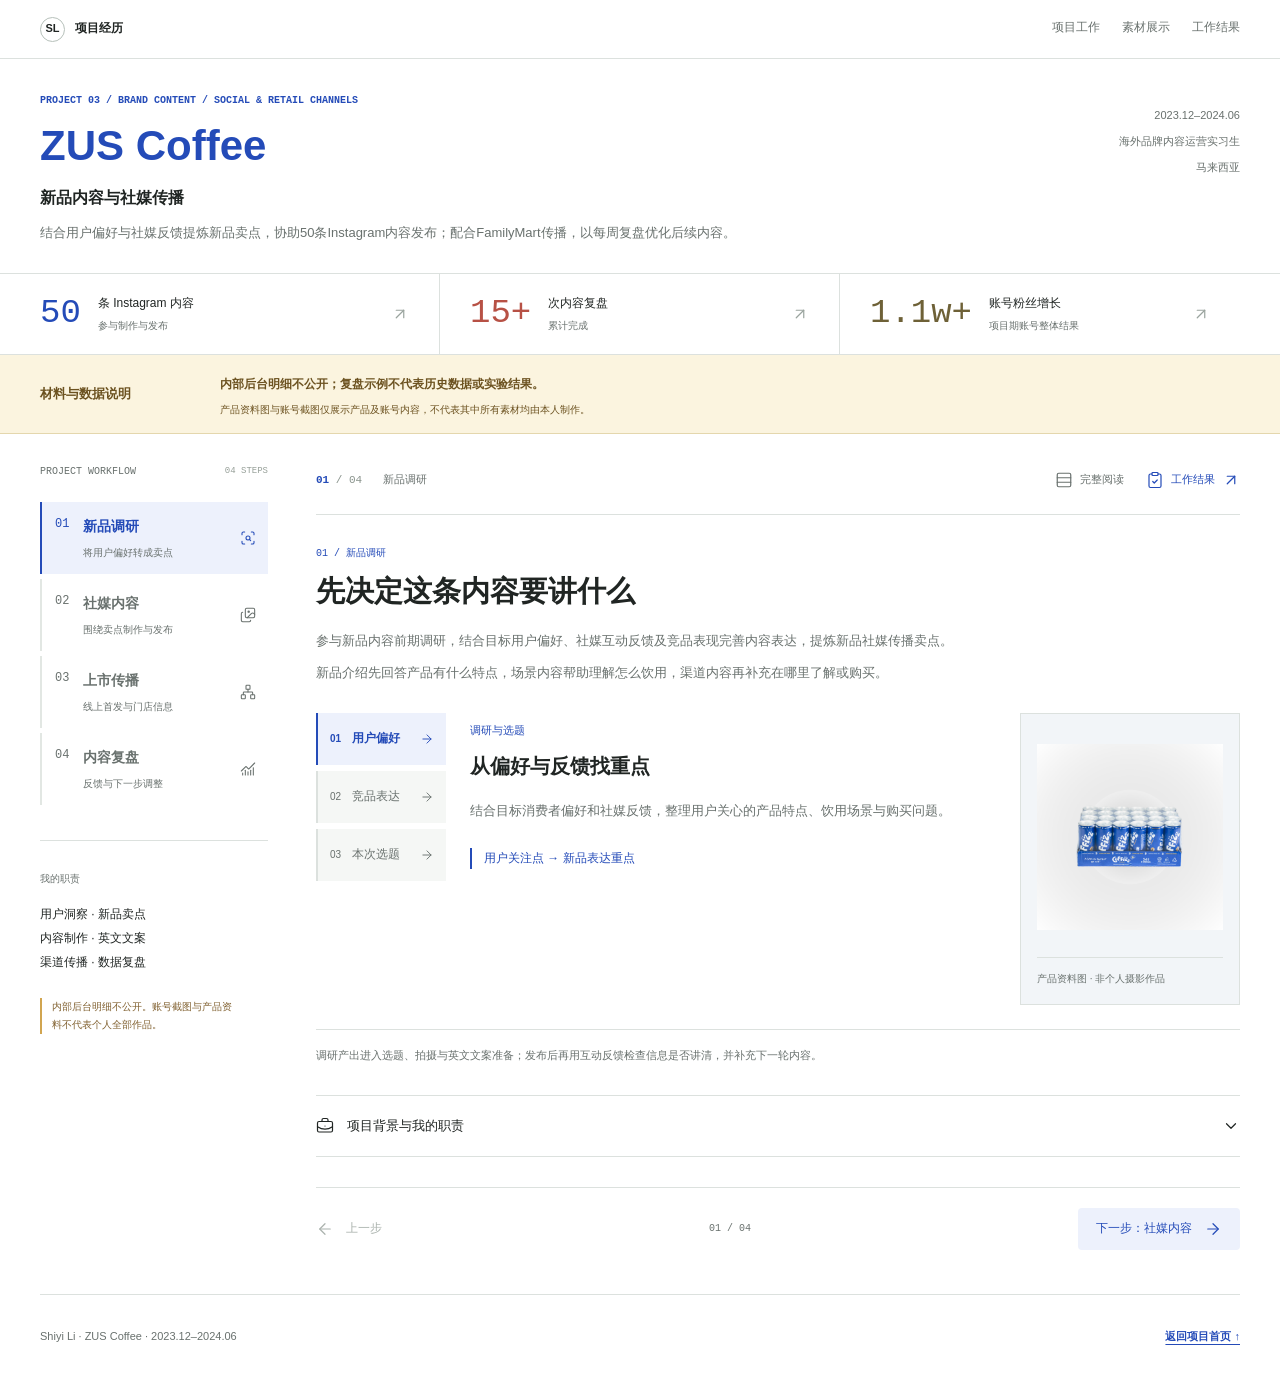
<file: docs/projects/zus-everywhere/case_study.html>
<!doctype html>
<html lang="zh-CN">
<head>
  <meta charset="UTF-8">
  <meta name="viewport" content="width=device-width, initial-scale=1">
  <meta name="description" content="ZUS Coffee新品内容与渠道传播：结合用户偏好与社媒反馈提炼新品卖点，协助50条Instagram内容发布，配合FamilyMart渠道传播，将15+次复盘用于后续内容优化。">
  <title>ZUS Coffee新品内容与渠道传播 | 李世怡</title>
  <style>
    :root { --ink: #202a38; --blue: #1645c3; --pink: #ad3168; --teal: #08786a; --gold: #805e13; --yellow: #ffe083; --line: #d9e0e8; --muted: #596777; --soft: #f4f6f9; }
    * { box-sizing: border-box; }
    html { scroll-behavior: smooth; scroll-padding-top: 86px; }
    body { margin: 0; color: var(--ink); background: #fff; font: 16px/1.8 Inter, -apple-system, BlinkMacSystemFont, "Segoe UI", "PingFang SC", "Microsoft YaHei", sans-serif; letter-spacing: 0; }
    h1, h2, h3, h4, p, figure { margin: 0; }
    h1, h2, h3, h4 { line-height: 1.4; letter-spacing: 0; text-wrap: balance; }
    p { overflow-wrap: anywhere; }
    a { color: inherit; text-underline-offset: 4px; }
    img { display: block; max-width: 100%; height: auto; }
    button { font: inherit; cursor: pointer; touch-action: manipulation; }
    button, a { -webkit-tap-highlight-color: transparent; }
    [hidden] { display: none !important; }
    :focus-visible { outline: 3px solid var(--pink); outline-offset: 4px; }
    .wrap { width: min(1180px, calc(100% - 64px)); margin-inline: auto; }
    .skip-link { position: fixed; top: 10px; left: 10px; z-index: 100; padding: 8px 12px; background: #fff; transform: translateY(-160%); }
    .skip-link:focus { transform: none; }
    .nav { position: sticky; top: 0; z-index: 30; display: flex; align-items: center; justify-content: space-between; gap: 24px; min-height: 64px; padding: 0 max(32px, calc((100% - 1180px) / 2)); background: #fffffffa; border-bottom: 1px solid var(--line); }
    .brand { display: inline-flex; align-items: center; gap: 10px; color: var(--blue); text-decoration: none; font-size: 13px; font-weight: 750; white-space: nowrap; }
    .brand-mark { display: grid; place-items: center; width: 28px; height: 28px; border: 1px solid var(--blue); border-radius: 50%; font-size: 11px; }
    .nav-links { display: flex; gap: 22px; min-width: 0; overflow: auto; scrollbar-width: none; }
    .nav-links::-webkit-scrollbar { display: none; }
    .nav-links a { display: inline-flex; flex-shrink: 0; align-items: center; min-height: 44px; border-bottom: 2px solid transparent; color: var(--muted); text-decoration: none; font-size: 12px; }
    .nav-links a:hover, .nav-links a[aria-current="location"] { color: var(--blue); border-bottom-color: var(--blue); }
    .hero { position: relative; isolation: isolate; background: #d9e5ed; }
    .hero::before { content: ""; position: absolute; inset: 0; z-index: -1; background: linear-gradient(90deg, #f4f8fcfa 0%, #f4f8fcf5 36%, #f4f8fc75 60%, #f4f8fc00 80%), url("evidence/coffizz-launch.jpg") center 55% / cover no-repeat; }
    .hero-inner { padding-block: 55px 35px; }
    .eyebrow { margin-bottom: 20px; color: var(--blue); font-size: 11px; font-weight: 750; }
    h1 { color: var(--blue); font-size: 64px; line-height: 1.14; font-weight: 850; }
    h1 span { display: block; margin-top: 16px; color: var(--ink); font-size: 36px; line-height: 1.35; }
    .hero-copy { max-width: 570px; margin-top: 22px; color: #334558; font-size: 16px; line-height: 1.9; }
    .hero-meta { display: flex; flex-wrap: wrap; gap: 8px 20px; margin-top: 23px; font-size: 12px; color: #334558; }
    .hero-meta span { padding-left: 9px; border-left: 2px solid var(--blue); }
    .hero-source { max-width: 570px; margin-top: 28px; font-size: 10px; color: #3c4e5f; }
    .hero-source a { display: inline-flex; align-items: center; min-height: 32px; }
    .disclosure { background: var(--yellow); color: #362807; border-bottom: 1px solid #d9b759; }
    .disclosure-inner { display: grid; grid-template-columns: 205px 1fr; align-items: center; gap: 40px; padding-block: 21px; }
    .disclosure h2 { font-size: 18px; }
    .disclosure strong { font-size: 14px; }
    .disclosure p { font-size: 12px; margin-top: 5px; }
    .snapshot { border-bottom: 1px solid var(--line); }
    .metric-row { display: grid; grid-template-columns: repeat(3, minmax(0, 1fr)); }
    .metric { --accent: var(--blue); display: grid; grid-template-columns: auto 1fr; gap: 22px; align-items: center; padding: 28px; border-right: 1px solid var(--line); }
    .metric:first-child { padding-left: 0; }
    .metric:nth-child(2) { --accent: var(--teal); }
    .metric:last-child { --accent: var(--pink); border-right: 0; }
    .metric strong { color: var(--accent); font: 46px/1.2 "SFMono-Regular", Consolas, monospace; white-space: nowrap; }
    .metric b { display: block; font-size: 14px; }
    .metric small { display: block; font-size: 11px; color: var(--muted); margin-top: 4px; }
    .band { border-bottom: 1px solid var(--line); }
    .soft { background: var(--soft); }
    .section { padding-block: 74px; }
    .section-head { display: grid; grid-template-columns: .85fr 1.15fr; gap: 70px; margin-bottom: 34px; align-items: start; }
    .kicker { color: var(--blue); font-size: 11px; font-weight: 750; margin-bottom: 12px; }
    h2 { font-size: 36px; line-height: 1.35; }
    h3 { font-size: 22px; } h4 { font-size: 16px; }
    .lead { font-size: 15px; color: var(--muted); line-height: 1.95; padding-top: 3px; }
    .lead p + p { margin-top: 12px; }
    .roles { display: grid; grid-template-columns: repeat(3, minmax(0, 1fr)); gap: 30px; }
    .role { --accent: var(--blue); display: grid; grid-template-columns: 38px 1fr; gap: 18px; border-top: 3px solid var(--accent); padding-top: 24px; }
    .role:nth-child(2) { --accent: var(--pink); }
    .role:nth-child(3) { --accent: var(--teal); }
    .role > span { font: 28px/1.5 "SFMono-Regular", Consolas, monospace; color: var(--accent); }
    .role p { font-size: 13px; color: var(--muted); margin-top: 10px; }
    .research-grid { display: grid; grid-template-columns: repeat(3, minmax(0, 1fr)); gap: 30px; }
    .research-item { padding-top: 22px; border-top: 1px solid #b3bfcd; }
    .research-item > span { color: var(--blue); font: 12px/1.5 "SFMono-Regular", Consolas, monospace; }
    .research-item h3 { margin-top: 12px; }
    .research-item p { color: var(--muted); font-size: 14px; margin-top: 12px; }
    .research-item small { display: block; font-size: 11px; color: var(--gold); margin-top: 20px; }
    .research-note { padding-top: 24px; margin-top: 28px; border-top: 1px solid var(--line); font-size: 13px; color: var(--muted); }
    .workflow-heading { display: flex; justify-content: space-between; align-items: baseline; gap: 16px; flex-wrap: wrap; margin-bottom: 22px; }
    .workflow-heading h3 { font-size: 19px; }
    .example-label { font-size: 11px; color: var(--gold); font-weight: 650; }
    .workflow { display: grid; grid-template-columns: repeat(6, minmax(0, 1fr)); gap: 22px; list-style: none; margin: 0 0 38px; padding: 0; }
    .workflow li { --accent: var(--blue); position: relative; border-top: 3px solid var(--accent); padding-top: 20px; }
    .workflow li:nth-child(2), .workflow li:nth-child(5) { --accent: var(--pink); }
    .workflow li:nth-child(3), .workflow li:nth-child(6) { --accent: var(--teal); }
    .workflow li:not(:last-child)::after { content: "→"; position: absolute; right: -22px; top: -21px; color: var(--accent); font-size: 23px; background: #fff; padding-inline: 3px; }
    .workflow li > span { display: block; color: var(--accent); font: 29px/1.3 "SFMono-Regular", Consolas, monospace; margin-bottom: 12px; }
    .workflow h4 { font-size: 16px; }
    .workflow p { font-size: 12px; color: var(--muted); margin-top: 8px; }
    .tablist { display: flex; width: min(650px, 100%); padding: 4px; border: 1px solid #b7c4d4; background: #fff; border-radius: 6px; margin-bottom: 24px; }
    .tablist button { flex: 1; min-width: 0; min-height: 46px; padding: 8px 12px; border: 0; border-radius: 3px; color: var(--muted); background: transparent; font-size: 13px; }
    .tablist button[aria-selected="true"] { background: var(--blue); color: #fff; }
    .tablist button:hover:not([aria-selected="true"]) { background: var(--soft); color: var(--blue); }
    .panels { min-width: 0; }
    .panel { padding: 28px 0; border-block: 1px solid var(--line); min-width: 0; }
    .panel + .panel { margin-top: 24px; }
    .enhanced .panels { display: grid; }
    .enhanced .panel { grid-area: 1 / 1; margin: 0; }
    .enhanced .panel[aria-hidden="true"] { visibility: hidden; pointer-events: none; }
    .panel-heading { display: grid; grid-template-columns: 56px 1fr; align-items: center; gap: 20px; margin-bottom: 25px; }
    .panel-heading > span { color: var(--pink); font: 37px/1.2 "SFMono-Regular", Consolas, monospace; }
    .panel-heading small { display: block; font-size: 10px; color: var(--muted); margin-bottom: 7px; }
    .panel-heading h3 { font-size: 24px; }
    .panel-columns { display: grid; grid-template-columns: repeat(3, minmax(0, 1fr)); gap: 30px; }
    .panel-column { --accent: var(--blue); border-top: 3px solid var(--accent); padding-top: 17px; }
    .panel-column:nth-child(2) { --accent: var(--pink); }
    .panel-column:nth-child(3) { --accent: var(--teal); }
    .panel-column h4 { color: var(--accent); }
    .panel-column p { font-size: 14px; color: var(--muted); line-height: 1.9; margin-top: 11px; }
    .material-note { font-size: 11px; color: var(--muted); margin-top: 17px; }
    .evidence { display: grid; grid-template-columns: minmax(0, 1fr) minmax(0, 1fr); gap: 56px; align-items: start; margin-top: 50px; }
    .photo-link { display: block; cursor: zoom-in; border: 1px solid var(--line); background: #fff; }
    .photo-link:hover { outline: 3px solid var(--blue); outline-offset: -3px; }
    .feed img { width: 100%; aspect-ratio: 1206 / 2622; object-fit: contain; }
    figcaption { font-size: 11px; color: var(--muted); margin-top: 12px; }
    .evidence-copy { padding-top: 23px; border-top: 2px solid var(--ink); }
    .evidence-copy h3 { font-size: 27px; }
    .evidence-copy > p { margin-top: 16px; font-size: 14px; color: var(--muted); }
    .evidence-points { margin: 25px 0; }
    .evidence-points > div { padding-block: 16px; border-top: 1px solid var(--line); }
    .evidence-points dt { font-size: 14px; font-weight: 700; }
    .evidence-points dd { margin: 6px 0 0; font-size: 13px; color: var(--muted); }
    .image-note { padding: 16px 18px; margin-top: 20px; border-left: 3px solid #ae790b; background: var(--yellow); color: #362807; font-size: 12px; }
    .product-materials { display: grid; grid-template-columns: 1fr 1fr; gap: 18px; margin-top: 28px; }
    .product-materials img { width: 100%; aspect-ratio: 1; object-fit: contain; }
    .channel-steps { display: grid; grid-template-columns: repeat(3, minmax(0, 1fr)); gap: 30px; margin-bottom: 40px; }
    .channel-step { border-top: 3px solid var(--teal); padding-top: 22px; }
    .channel-step:nth-child(2) { border-color: var(--pink); }
    .channel-step:nth-child(3) { border-color: var(--blue); }
    .channel-step h3 { font-size: 21px; }
    .channel-step p { font-size: 13px; color: var(--muted); margin-top: 11px; }
    .review-intro { display: flex; justify-content: space-between; align-items: baseline; gap: 20px; flex-wrap: wrap; margin-bottom: 22px; }
    .review-intro h3 { font-size: 23px; }
    .review-note { padding: 15px 18px; background: #fff2c8; border-left: 3px solid #c79922; color: #604714; font-size: 12px; margin-bottom: 22px; }
    .results { background: #f1f7f4; }
    .result-list { list-style: none; margin: 0; padding: 0; border-top: 1px solid #b9d2c7; }
    .result-list li { display: grid; grid-template-columns: 55px .8fr 1.2fr; align-items: baseline; gap: 28px; padding-block: 26px; border-bottom: 1px solid #b9d2c7; }
    .result-list li > span { font: 22px/1.2 "SFMono-Regular", Consolas, monospace; color: var(--teal); }
    .result-list h3 { font-size: 22px; }
    .result-list p { font-size: 14px; color: var(--muted); }
    .scope-note { margin-top: 25px; font-size: 12px; color: #4b6258; }
    .scope-note strong { margin-right: 10px; color: #25654a; }
    .footer { padding-block: 22px; font-size: 11px; color: var(--muted); }
    .footer .wrap { display: flex; justify-content: space-between; gap: 20px; align-items: center; }
    .footer a { display: inline-flex; align-items: center; min-height: 44px; font-weight: 700; color: var(--blue); }
    @media (max-width: 1000px) {
      h1 { font-size: 55px; } h1 span { font-size: 32px; } h2 { font-size: 32px; }
      .hero-copy { max-width: 480px; }
      .metric { grid-template-columns: 1fr; gap: 9px; padding-inline: 22px; }
      .metric strong { font-size: 40px; }
      .section-head { gap: 36px; }
      .role { grid-template-columns: 30px 1fr; gap: 12px; } .role h3 { font-size: 20px; }
      .workflow { gap: 15px; } .workflow li:not(:last-child)::after { right: -19px; font-size: 20px; top: -19px; }
      .workflow h4 { font-size: 14px; }
      .evidence { gap: 30px; }
      .product-materials { gap: 12px; }
    }
    @media (max-width: 760px) {
      html { scroll-padding-top: 102px; }
      .wrap { width: calc(100% - 36px); }
      .nav { flex-direction: column; align-items: stretch; padding: 12px 18px 0; gap: 0; }
      .brand { font-size: 12px; } .brand-mark { width: 24px; height: 24px; }
      .nav-links { width: 100%; gap: 23px; } .nav-links a { font-size: 11px; }
      .hero::before { background-image: linear-gradient(90deg, #f4f8fcfa 0%, #f4f8fce8 48%, #f4f8fc85 100%), url("evidence/coffizz-launch.jpg"); background-position: center, 68% center; }
      .hero-inner { padding-block: 32px 22px; }
      h1 { font-size: 44px; } h1 span { margin-top: 14px; font-size: 27px; }
      .eyebrow { font-size: 10px; margin-bottom: 15px; }
      .hero-copy { font-size: 14px; margin-top: 17px; max-width: 390px; }
      .hero-meta { font-size: 10px; gap: 7px 14px; margin-top: 18px; }
      .hero-source { font-size: 10px; margin-top: 16px; }
      .disclosure-inner { grid-template-columns: 1fr; gap: 8px; padding-block: 18px; }
      .disclosure h2 { font-size: 18px; } .disclosure strong { font-size: 12px; } .disclosure p { font-size: 11px; }
      .metric, .metric:first-child { padding: 22px 12px; }
      .metric:first-child { padding-left: 0; } .metric:last-child { padding-right: 0; }
      .metric strong { font-size: 30px; } .metric b { font-size: 12px; } .metric small { font-size: 10px; }
      .section { padding-block: 50px; }
      .section-head { grid-template-columns: 1fr; gap: 18px; margin-bottom: 28px; }
      h2 { font-size: 29px; } .kicker { font-size: 10px; margin-bottom: 10px; } .lead { font-size: 14px; }
      .roles, .research-grid { grid-template-columns: 1fr; gap: 24px; }
      .role { padding-top: 18px; grid-template-columns: 35px 1fr; gap: 15px; }
      .role h3 { font-size: 21px; } .role p { margin-top: 7px; }
      .research-item { padding-top: 18px; } .research-item h3 { font-size: 21px; margin-top: 8px; }
      .research-item p { margin-top: 8px; font-size: 13px; } .research-item small { margin-top: 12px; }
      .research-note { font-size: 12px; padding-top: 20px; margin-top: 25px; }
      .workflow-heading h3 { font-size: 18px; } .example-label { font-size: 10px; }
      .workflow { grid-template-columns: 1fr; gap: 0; margin-bottom: 28px; }
      .workflow li { border-top: 0; border-left: 2px solid var(--accent); padding: 0 0 24px 54px; margin-left: 9px; }
      .workflow li:last-child { padding-bottom: 0; }
      .workflow li > span { position: absolute; top: 1px; left: 14px; font-size: 21px; }
      .workflow h4 { font-size: 17px; } .workflow p { margin-top: 6px; }
      .workflow li:not(:last-child)::after { content: "↓"; top: auto; bottom: 0; left: -10px; right: auto; font-size: 20px; padding: 0; }
      .tablist { width: 100%; margin-bottom: 20px; } .tablist button { font-size: 12px; padding-inline: 6px; }
      .panel { padding-block: 22px; }
      .panel-heading { grid-template-columns: 38px 1fr; gap: 15px; margin-bottom: 20px; }
      .panel-heading > span { font-size: 29px; } .panel-heading h3 { font-size: 21px; }
      .panel-columns { grid-template-columns: 1fr; gap: 23px; }
      .panel-column { padding-top: 15px; } .panel-column p { font-size: 13px; margin-top: 9px; }
      .material-note { font-size: 10px; }
      .evidence { grid-template-columns: 1fr; gap: 26px; margin-top: 35px; }
      .evidence-copy { padding-top: 19px; } .evidence-copy h3 { font-size: 25px; }
      .evidence-copy > p { font-size: 13px; }
      .product-materials { gap: 16px; }
      .channel-steps { grid-template-columns: 1fr; gap: 24px; margin-bottom: 30px; }
      .channel-step { padding-top: 18px; } .channel-step p { margin-top: 8px; }
      .review-intro { gap: 8px; } .review-intro h3 { font-size: 21px; }
      .review-note { font-size: 11px; padding: 14px 16px; }
      .result-list li { grid-template-columns: 32px 1fr; gap: 10px 16px; padding-block: 23px; }
      .result-list li > span { font-size: 19px; } .result-list h3 { font-size: 21px; }
      .result-list p { grid-column: 2; font-size: 13px; }
      .scope-note { font-size: 11px; } .scope-note strong { display: block; margin-bottom: 6px; }
      .footer .wrap { flex-direction: column; align-items: flex-start; gap: 6px; }
    }
    @media (max-width: 360px) { .metric strong { font-size: 26px; } .nav-links { gap: 17px; } }
    @media (prefers-reduced-motion: reduce) { html { scroll-behavior: auto; } }
  </style>
  <link rel="stylesheet" href="../ai-news-dashboard/case-study-workspace.css">
  <link rel="stylesheet" href="../project-workspace.css">
  <link rel="stylesheet" href="../market-workspace.css">
</head>
<body>
  <a class="skip-link" href="#overview">跳至项目内容</a>
  <nav class="nav" aria-label="页面导航">
    <a class="brand" href="../../" aria-label="返回作品集首页"><span class="brand-mark">SL</span><span>李世怡 · 发光星球2027届管培生</span></a>
    <div class="nav-links"><a href="#overview">我的职责</a><a href="#research">内容调研</a><a href="#content">内容执行</a><a href="#review">渠道复盘</a><a href="#results">工作结果</a></div>
  </nav>
  <main>
    <header class="hero">
      <div class="wrap hero-inner">
        <p class="eyebrow">PROJECT 03 / BRAND CONTENT · SOCIAL & RETAIL CHANNELS</p>
        <h1>ZUS Coffee<span>新品内容<br>与社媒传播</span></h1>
        <p class="hero-copy">结合用户偏好与社媒反馈提炼新品卖点，协助50条Instagram内容发布；配合FamilyMart传播，以每周复盘优化后续内容。</p>
        <div class="hero-meta"><span>2023.12–2024.06</span><span>海外品牌内容运营实习生</span><span>马来西亚</span></div>
        <p class="hero-source">COFFIZZ 产品资料图 · 非个人摄影作品 · <a href="https://siakapkeli.my/articles/zus-coffee-perkenalkan-coffizz-kopi-berkarbonat-halal-dalam-tin-pertama-di-malaysia" target="_blank" rel="noopener noreferrer">原图片来源 ↗</a></p>
      </div>
    </header>
    <aside class="disclosure" aria-labelledby="disclosure-title">
      <div class="wrap disclosure-inner"><h2 id="disclosure-title">材料与数据说明</h2><div><strong>内部后台明细不公开；复盘示例不代表历史数据或实验结果。</strong><p>产品资料图与账号截图仅展示产品及账号内容，不代表其中所有素材均由本人制作。</p></div></div>
    </aside>
    <div class="snapshot" aria-label="工作量与账号结果">
      <div class="wrap metric-row">
        <div class="metric"><strong>50</strong><div><b>条 Instagram 内容</b><small>协助制作与发布的内容条数</small></div></div>
        <div class="metric"><strong>15+</strong><div><b>次内容复盘</b><small>每周监测、累计输出复盘</small></div></div>
        <div class="metric"><strong>1.1w+</strong><div><b>账号粉丝增长</b><small>项目期账号整体结果</small></div></div>
      </div>
    </div>

    <section class="band" id="overview"><div class="wrap section">
      <div class="section-head"><div><p class="kicker">01 / 项目背景与职责</p><h2>把用户偏好<br>转成新品内容</h2></div><div class="lead"><p>在 ZUS Coffee 担任海外品牌内容运营实习生期间，我参与新品内容前期调研，结合目标用户偏好、社媒互动反馈及竞品表现提炼卖点，再协助Instagram选题、拍摄剪辑、英文文案和发布，配合线上首发及FamilyMart传播。</p><p>发布后每周监测表现，将互动中暴露的信息缺口和内容表现带回下一轮选题、素材及排期，形成调研—选题—制作发布—数据复盘—后续优化的闭环。</p></div></div>
      <div class="roles">
        <article class="role"><span>01</span><div><h3>消费者洞察与卖点</h3><p>结合用户偏好、社媒反馈与竞品表达，把新品特点转成选题与传播重点。</p></div></article>
        <article class="role"><span>02</span><div><h3>制作与发布</h3><p>参与拍摄、剪辑、英文文案、hashtag 与素材整理，配合发布排期。</p></div></article>
        <article class="role"><span>03</span><div><h3>上市传播与复盘</h3><p>配合线上首发和FamilyMart信息准备，每周复盘并优化后续内容与发布节奏。</p></div></article>
      </div>
    </div></section>

    <section class="band soft" id="research"><div class="wrap section">
      <div class="section-head"><div><p class="kicker">02 / 新品调研与卖点</p><h2>把消费者偏好<br>转成内容重点</h2></div><div class="lead"><p>参与新品内容前期调研，结合目标用户偏好、社媒互动反馈及竞品表现完善内容表达，提炼新品社媒传播卖点。</p><p>新品介绍先回答产品有什么特点，场景内容帮助理解怎么饮用，渠道内容再补充在哪里了解或购买。</p></div></div>
      <div class="research-grid">
        <article class="research-item"><span>01 / 消费者</span><h3>从偏好与反馈找重点</h3><p>结合目标消费者偏好和社媒反馈，整理用户关心的产品特点、饮用场景与购买问题。</p><small>用户关注点 → 新品表达重点</small></article>
        <article class="research-item"><span>02 / 竞品</span><h3>观察新品内容怎么呈现</h3><p>参考竞品的新品介绍、场景画面和渠道说明，判断哪些表达适合目标用户与本次传播。</p><small>竞品内容观察 → 选题与形式参考</small></article>
        <article class="research-item"><span>03 / 卖点</span><h3>把信息转成制作任务</h3><p>结合产品资料与首发安排，梳理主要卖点、画面方向、英文文案和渠道信息，供内容制作使用。</p><small>调研与产品资料 → 选题、拍摄及英文表达</small></article>
      </div>
      <p class="research-note">调研产出进入选题、拍摄与英文文案准备；发布后再用互动反馈检查信息是否讲清，并补充下一轮内容。</p>
    </div></section>

    <section class="band" id="content"><div class="wrap section">
      <div class="section-head"><div><p class="kicker">03 / Instagram 内容执行</p><h2>卖点、场景与渠道<br>一起进入内容</h2></div><div class="lead"><p>协助完成50条Instagram内容发布，参与选题、拍摄、剪辑、英文文案、hashtag与素材整理。</p><p>让产品画面、英文表达与发布目的相互对应：新品介绍讲清卖点，生活场景增加理解，购买信息承接兴趣。</p></div></div>
      <div class="workflow-heading"><h3>内容工作流程</h3><span class="example-label">工作环节整理 · 非历史排期记录</span></div>
      <ol class="workflow" aria-label="内容工作流程">
        <li><span>01</span><h4>消费者与竞品调研</h4><p>整理偏好与互动反馈</p></li>
        <li><span>02</span><h4>选题与文案</h4><p>准备卖点和英文表达</p></li>
        <li><span>03</span><h4>拍摄与剪辑</h4><p>参与画面与视频制作</p></li>
        <li><span>04</span><h4>确认与排期</h4><p>配合核对素材与时间</p></li>
        <li><span>05</span><h4>内容发布</h4><p>整理文案、标签与素材</p></li>
        <li><span>06</span><h4>复盘回流</h4><p>优化下一条选题与节奏</p></li>
      </ol>
      <div class="tabbed" data-tab-group="content">
        <div class="tablist" role="tablist" aria-label="三类内容工作" hidden>
          <button id="content-tab-product" type="button" role="tab" aria-controls="content-product">新品介绍</button>
          <button id="content-tab-scene" type="button" role="tab" aria-controls="content-scene">生活场景</button>
          <button id="content-tab-channel" type="button" role="tab" aria-controls="content-channel">购买信息</button>
        </div>
        <div class="panels">
          <article class="panel" id="content-product"><div class="panel-heading"><span>01</span><div><small>新品介绍</small><h3>把产品信息说明白</h3></div></div><div class="panel-columns">
            <div class="panel-column"><h4>要传达什么</h4><p>新品是什么，有哪些值得关注的产品特点，以及本次发布需要说明的信息。</p></div>
            <div class="panel-column"><h4>参与的工作</h4><p>整理产品卖点，参与相关选题、拍摄剪辑与英文文案，配合素材准备。</p></div>
            <div class="panel-column"><h4>内容表达重点</h4><p>产品画面与文案相互对应，产品名称、信息和发布主题保持一致。</p></div>
          </div></article>
          <article class="panel" id="content-scene"><div class="panel-heading"><span>02</span><div><small>生活场景内容</small><h3>让画面贴近使用情境</h3></div></div><div class="panel-columns">
            <div class="panel-column"><h4>要传达什么</h4><p>产品可以出现在哪些日常情境中，让内容不只停留在包装和卖点介绍。</p></div>
            <div class="panel-column"><h4>参与的工作</h4><p>结合选题参与拍摄、剪辑与英文文案，整理不同版本和发布所需素材。</p></div>
            <div class="panel-column"><h4>内容表达重点</h4><p>让产品、场景和文字围绕同一个主题，避免画面与文案各说各的。</p></div>
          </div></article>
          <article class="panel" id="content-channel"><div class="panel-heading"><span>03</span><div><small>购买信息传播</small><h3>把购买信息补充清楚</h3></div></div><div class="panel-columns">
            <div class="panel-column"><h4>要传达什么</h4><p>新品的线上发布与线下渠道信息，让感兴趣的用户知道在哪里了解或购买。</p></div>
            <div class="panel-column"><h4>参与的工作</h4><p>配合线上首发及 FamilyMart 传播，协助整理宣传素材、门店信息与发布排期。</p></div>
            <div class="panel-column"><h4>内容表达重点</h4><p>核对产品名称、渠道说明与发布时间，避免信息遗漏或前后不一致。</p></div>
          </div></article>
        </div>
      </div>
      <p class="material-note">三类内容为工作说明的组织方式，不代表三组对照实验；未展示单条内容的后台数据或转化结论。</p>
      <div class="evidence">
        <figure class="feed"><a class="photo-link" href="../../works/covers/zus-everywhere.jpg" target="_blank" rel="noopener noreferrer" aria-label="查看 ZUS Everywhere 账号截图原图"><img src="../../works/covers/zus-everywhere.jpg" width="1206" height="2622" alt="ZUS Everywhere Instagram 账号截图，包含产品、场景及活动内容" loading="lazy"></a><figcaption>账号截图 · 保留原貌 · 不代表其中所有内容均由本人制作</figcaption></figure>
        <div class="evidence-copy">
          <p class="kicker">账号内容与产品资料</p><h3>画面、英文文案<br>和发布信息一起准备</h3>
          <p>账号截图呈现了产品、生活场景和活动等内容。我的参与范围以本页说明的选题、拍摄剪辑、英文文案及发布配合为准。</p>
          <dl class="evidence-points">
            <div><dt>画面与视频</dt><dd>参与拍摄和剪辑，围绕选题准备相应素材。</dd></div>
            <div><dt>英文文案与标签</dt><dd>参与英文 caption、hashtag 与产品信息整理。</dd></div>
            <div><dt>素材与发布时间</dt><dd>协助整理素材版本，配合发布排期与信息确认。</dd></div>
          </dl>
          <p class="image-note">材料说明：账号截图用于呈现整体内容风格；下方为产品资料图，并非个人摄影或设计作品。</p>
          <div class="product-materials">
            <figure><a class="photo-link" href="evidence/coffizz-product.png" target="_blank" rel="noopener noreferrer" aria-label="查看 COFFIZZ 产品资料原图"><img src="evidence/coffizz-product.png" width="1080" height="1080" alt="COFFIZZ 产品资料图" loading="lazy"></a><figcaption>COFFIZZ 产品资料图</figcaption></figure>
            <figure><a class="photo-link" href="evidence/coffizz-carton.png" target="_blank" rel="noopener noreferrer" aria-label="查看 COFFIZZ 包装资料原图"><img src="evidence/coffizz-carton.png" width="1080" height="1080" alt="COFFIZZ 外箱包装资料图" loading="lazy"></a><figcaption>COFFIZZ 包装资料图</figcaption></figure>
          </div>
        </div>
      </div>
    </div></section>

    <section class="band soft" id="review"><div class="wrap section">
      <div class="section-head"><div><p class="kicker">04 / 上市传播与内容复盘</p><h2>线上首发与门店信息<br>接上后续复盘</h2></div><div class="lead"><p>配合新品线上首发及FamilyMart线下渠道传播，协助整理宣传素材、门店信息与发布排期，核对产品、渠道说明和发布时间。</p><p>每周监测内容表现，累计输出15+次复盘。把购买信息疑问补回文案，将互动反馈带回后续选题、内容形式与发布节奏。</p></div></div>
      <div class="channel-steps">
        <article class="channel-step"><h3>发布前：统一上市信息</h3><p>整理首发素材、FamilyMart门店信息及排期，检查产品名称、渠道说明与时间是否一致。</p></article>
        <article class="channel-step"><h3>发布后：监测内容与反馈</h3><p>每周跟踪可获取的内容表现，整理消费者对卖点、场景和购买信息的互动反馈。</p></article>
        <article class="channel-step"><h3>复盘后：回到下一轮制作</h3><p>把信息缺口补回文案与素材，优化后续选题和发布节奏，再持续观察新的反馈。</p></article>
      </div>
      <div class="review-intro"><h3>复盘时，如何考虑下一步</h3><span class="example-label">复盘思路示意 · 非历史数据结论</span></div>
      <p class="review-note">以下是问题处理思路，不是历史用户原话、真实数据对比或已经验证的优化效果。数据有变化时，先核对内容、时间与其他影响因素，再讨论调整。</p>
      <div class="tabbed" data-tab-group="review">
        <div class="tablist" role="tablist" aria-label="复盘思路示例" hidden>
          <button id="review-tab-info" type="button" role="tab" aria-controls="review-info">购买地点询问</button>
          <button id="review-tab-response" type="button" role="tab" aria-controls="review-response">内容表现变化</button>
          <button id="review-tab-product" type="button" role="tab" aria-controls="review-product">产品问题反馈</button>
        </div>
        <div class="panels">
          <article class="panel" id="review-info"><div class="panel-heading"><span>01</span><div><small>示例情境</small><h3>评论里出现购买地点询问</h3></div></div><div class="panel-columns">
            <div class="panel-column"><h4>关注什么信息</h4><p>用户具体询问哪个产品、哪个地区或哪类购买渠道，不直接把询问当作成交。</p></div>
            <div class="panel-column"><h4>还需要核对什么</h4><p>检查原帖是否说明购买渠道，以及现有门店或购买入口信息是否仍然准确。</p></div>
            <div class="panel-column"><h4>可以怎样调整</h4><p>在信息确认后补充渠道说明，并在后续相关内容中更清楚地呈现购买信息。</p></div>
          </div></article>
          <article class="panel" id="review-response"><div class="panel-heading"><span>02</span><div><small>示例情境</small><h3>一条内容的表现发生变化</h3></div></div><div class="panel-columns">
            <div class="panel-column"><h4>关注什么信息</h4><p>在相同观察时长下，查看可获取的触达和互动表现，避免只看某一个数字。</p></div>
            <div class="panel-column"><h4>还需要核对什么</h4><p>核对主题、形式、发布时间，以及是否有活动或额外推广等影响。</p></div>
            <div class="panel-column"><h4>可以怎样调整</h4><p>提出下一条内容的具体尝试，如调整开头或信息顺序，发布后继续观察，不提前承诺效果。</p></div>
          </div></article>
          <article class="panel" id="review-product"><div class="panel-heading"><span>03</span><div><small>示例情境</small><h3>用户对产品信息有疑问</h3></div></div><div class="panel-columns">
            <div class="panel-column"><h4>关注什么信息</h4><p>区分用户是在询问产品信息，还是表达个人偏好，不从少量评论推断全部用户。</p></div>
            <div class="panel-column"><h4>还需要核对什么</h4><p>回看原内容是否解释清楚，再核对产品资料，确认哪些信息可以补充。</p></div>
            <div class="panel-column"><h4>可以怎样调整</h4><p>把已确认的信息补充到文案或后续选题中，涉及不确定的问题先与团队确认。</p></div>
          </div></article>
        </div>
      </div>
    </div></section>

    <section class="band results" id="results"><div class="wrap section">
      <div class="section-head"><div><p class="kicker">05 / 复盘结果</p><h2>内容支持新品传播<br>复盘驱动持续调整</h2></div><div class="lead"><p>从调研和卖点提炼到内容执行与渠道传播，协同完成新品传播工作；每周复盘把反馈带回制作。工作量与账号粉丝增长分别展示，增长为项目期账号整体结果。</p></div></div>
      <ol class="result-list">
        <li><span>01</span><h3>协助50条内容发布</h3><p>参与选题、拍摄、剪辑、英文文案、hashtag与素材整理，支持新品上市传播。</p></li>
        <li><span>02</span><h3>输出15+次内容复盘</h3><p>每周监测内容表现，将互动反馈带回选题、表达与发布节奏。</p></li>
        <li><span>03</span><h3>账号粉丝增长1.1w+</h3><p>协同带动项目期账号整体增长，不单独归因于某条内容。</p></li>
      </ol>
      <p class="scope-note"><strong>统计范围</strong>参与发布的内容条数、累计完成的复盘次数及项目期账号粉丝增长；原始后台明细不作公开展示。</p>
      <p class="scope-note"><strong>工作沉淀</strong>调研中的传播卖点进入选题和英文文案，内容发布后记录表现，复盘结论再调整下一轮素材与排期，让反馈落实到下一次交付。</p>
    </div></section>
  </main>
  <footer class="footer"><div class="wrap"><span>Shiyi Li · ZUS Coffee · 2023.12–2024.06</span><a href="../../">返回项目首页 ↑</a></div></footer>
  <script>
    // Shared grid sizing keeps all tab states stable; without JS every panel is readable.
    document.querySelectorAll('[data-tab-group]').forEach(group => {
      const tablist = group.querySelector('[role="tablist"]');
      const tabs = [...tablist.querySelectorAll('[role="tab"]')];
      const panels = [...group.querySelectorAll('.panel')];
      function selectTab(tab) {
        tabs.forEach(item => {
          const selected = item === tab;
          item.setAttribute('aria-selected', String(selected));
          item.tabIndex = selected ? 0 : -1;
        });
        panels.forEach(panel => {
          const selected = panel.id === tab.getAttribute('aria-controls');
          panel.setAttribute('aria-hidden', String(!selected));
          panel.inert = !selected;
        });
      }
      panels.forEach((panel, index) => {
        panel.setAttribute('role', 'tabpanel');
        panel.setAttribute('aria-labelledby', tabs[index].id);
      });
      group.classList.add('enhanced');
      tablist.hidden = false;
      selectTab(tabs[0]);
      tabs.forEach((tab, index) => {
        tab.addEventListener('click', () => selectTab(tab));
        tab.addEventListener('keydown', event => {
          let next;
          if (event.key === 'ArrowRight') next = (index + 1) % tabs.length;
          if (event.key === 'ArrowLeft') next = (index - 1 + tabs.length) % tabs.length;
          if (event.key === 'Home') next = 0;
          if (event.key === 'End') next = tabs.length - 1;
          if (next === undefined) return;
          event.preventDefault();
          selectTab(tabs[next]);
          tabs[next].focus();
        });
      });
    });
    if ('IntersectionObserver' in window) {
      const links = [...document.querySelectorAll('.nav-links a')];
      const observer = new IntersectionObserver(entries => {
        const visible = entries.filter(entry => entry.isIntersecting).sort((a, b) => a.boundingClientRect.top - b.boundingClientRect.top)[0];
        if (!visible) return;
        links.forEach(link => {
          if (link.hash === '#' + visible.target.id) link.setAttribute('aria-current', 'location');
          else link.removeAttribute('aria-current');
        });
      }, { rootMargin: '-110px 0px -55% 0px' });
      links.forEach(link => observer.observe(document.querySelector(link.hash)));
    }
  </script>
  <script src="../ai-news-dashboard/lucide.min.js"></script>
  <script src="../project-workspace.js" data-project="zus"></script>
</body>
</html>
</file>
<file: docs/projects/ai-news-dashboard/case-study-workspace.css>
:root { --ink: #202523; --muted: #69716e; --line: #dce1de; --soft: #f5f7f5; --blue: #126c62; --cyan: #126c62; --pink: #bd514d; }
.project-subtitle { margin-top: 10px; font-size: 20px; }
.hero h1 span { font-size: 36px; }
.need-tabs, .chart-tabs { display: flex; gap: 0; border-bottom: 1px solid var(--line); }
.need-tabs button, .chart-tabs button { border: 0; border-bottom: 2px solid transparent; background: none; padding: 12px 15px; color: var(--muted); font-size: 13px; }
.need-tabs [aria-selected="true"], .chart-tabs [aria-selected="true"] { border-bottom-color: var(--cyan); color: var(--cyan); font-weight: 700; }
.need-explorer { display: grid; grid-template-columns: minmax(0, 1fr) 230px; gap: 40px; }
.need-label { margin-top: 26px; font-size: 11px; color: var(--muted); }
.need-question { margin-top: 8px; font-size: 23px; }
.need-decisions { margin: 23px 0 0; }
.need-decisions > div { display: grid; grid-template-columns: 64px minmax(0, 1fr); gap: 18px; border-top: 1px solid var(--line); padding-block: 14px; font-size: 13px; }
.need-decisions dt { color: var(--muted); }
.need-decisions dd { margin: 0; }
.need-evidence { padding: 15px; background: #f0f3f0; border: 1px solid var(--line); }
.need-evidence img { height: 270px; object-fit: contain; }
.need-evidence figcaption { margin-top: 16px; border-top: 1px solid var(--line); padding-top: 12px; }
.need-evidence figcaption span { font-size: 10px; }
.need-evidence strong { font-size: 12px; margin-top: 4px; }
.need-source { margin-top: 24px; font-size: 11px; color: var(--muted); }
.interactive-case { background: #fff; }
.interactive-case svg.lucide { width: 18px; height: 18px; flex: 0 0 auto; }
.interactive-case .report, .interactive-case .hero-inner, .interactive-case .metric-strip { width: min(1280px, calc(100% - 80px)); }
.interactive-case .site-nav { min-height: 58px; padding: 0 max(40px, calc((100% - 1280px) / 2)); color: var(--ink); background: #fffffff5; border-bottom-color: var(--line); }
.interactive-case .brand-mark { border-color: #b6c0ba; width: 25px; height: 25px; }
.interactive-case .nav-brand { font-size: 12px; }
.interactive-case .nav-links a { color: var(--muted); min-height: 58px; gap: 5px; }
.interactive-case .nav-links a.active, .interactive-case .nav-links a:hover { color: var(--cyan); border-bottom-color: var(--cyan); }
.interactive-case .hero { min-height: 0; background: #fff; color: var(--ink); border-bottom: 1px solid var(--line); }
.interactive-case .hero::before { display: none; }
.interactive-case .hero-inner { position: relative; padding-block: 34px 28px; }
.interactive-case .eyebrow { margin-bottom: 13px; color: var(--cyan); font: 600 10px/1.5 "SFMono-Regular", Consolas, monospace; }
.interactive-case h1 { font-size: 42px; line-height: 1.2; font-weight: 760; }
.interactive-case h1 span { display: inline-block; margin-left: 14px; padding-left: 20px; border-left: 1px solid #acb9b1; font-size: 26px; font-weight: 500; vertical-align: middle; }
.interactive-case .project-subtitle { font-size: 16px; font-weight: 650; margin-top: 13px; }
.interactive-case .hero-copy { color: var(--muted); font-size: 13px; line-height: 1.8; margin-top: 8px; max-width: 730px; }
.interactive-case .hero-meta { position: absolute; right: 0; top: 47px; margin: 0; display: grid; gap: 6px; font-size: 11px; color: var(--muted); }
.interactive-case .hero-meta span { border: none; padding: 0; text-align: right; }
.interactive-case .metric-strip { grid-template-columns: repeat(3, minmax(0, 1fr)); }
.summary-stat { display: flex; align-items: center; gap: 20px; padding: 20px 30px; border-right: 1px solid var(--line); text-decoration: none; }
.summary-stat:first-child { padding-left: 0; }
.summary-stat:last-child { border: 0; }
.summary-stat > strong { font: 500 36px/1.2 "SFMono-Regular", Consolas, monospace; color: var(--cyan); white-space: nowrap; }
.summary-stat:nth-child(2) > strong { color: #b75145; }
.summary-stat:nth-child(3) > strong { color: #6e6137; }
.summary-stat > strong span { font-size: 21px; }
.summary-stat > strong small { font: 11px sans-serif; margin-right: 3px; }
.summary-stat > span { font-size: 12px; }
.summary-stat > span small { display: block; color: var(--muted); font-size: 10px; margin-top: 3px; }
.summary-stat > svg { margin-left: auto; color: #9aa49e; transition: transform .2s; }
.summary-stat:hover svg { transform: translate(2px, -2px); color: var(--ink); }
.workspace { display: grid; grid-template-columns: 228px minmax(0, 1fr); gap: 48px; padding-top: 30px; padding-bottom: 40px; scroll-margin-top: 78px; align-items: start; }
.workspace-rail { position: sticky; top: 83px; }
.rail-label { display: flex; align-items: center; justify-content: space-between; margin-bottom: 23px; font: 10px/1.5 "SFMono-Regular", Consolas, monospace; color: var(--muted); }
.rail-label span { color: #97a099; font-size: 9px; }
.workflow-tabs { display: grid; gap: 5px; }
.workflow-tabs button { position: relative; display: flex; align-items: center; gap: 14px; min-height: 72px; padding: 12px 12px 12px 13px; text-align: left; border: 0; border-left: 2px solid #e2e7e3; background: #fff; color: var(--muted); }
.workflow-tabs button[aria-selected="true"] { border-left-color: var(--cyan); background: #edf4ef; color: #174d3f; }
.workflow-tabs button:hover { background: #f4f7f4; }
.step-number { font: 12px/1.4 "SFMono-Regular", Consolas, monospace; align-self: flex-start; padding-top: 2px; }
.step-text { min-width: 0; }
.step-text strong { display: block; font-size: 14px; font-weight: 650; }
.step-text small { display: block; margin-top: 4px; font-size: 10px; font-weight: 400; color: var(--muted); }
.workflow-tabs button > svg { margin-left: auto; width: 16px !important; height: 16px !important; }
.rail-ownership { margin-top: 35px; padding-top: 22px; border-top: 1px solid var(--line); }
.rail-ownership > span { font-size: 10px; color: var(--muted); }
.rail-ownership p { margin-top: 10px; font-size: 12px; line-height: 2; }
.rail-note { color: #80602f; border-left: 2px solid #d1a550; padding-left: 10px; margin-top: 24px; font-size: 10px; max-width: 195px; }
.workspace-body { min-width: 0; }
.workspace-toolbar { display: flex; align-items: center; justify-content: space-between; gap: 12px; min-height: 34px; margin-bottom: 26px; padding-bottom: 18px; border-bottom: 1px solid var(--line); }
.workspace-breadcrumb { color: #89938c; font: 11px/1.5 "SFMono-Regular", Consolas, monospace; }
.workspace-breadcrumb b { color: var(--cyan); font-weight: 700; }
.workspace-breadcrumb > span { font: 11px sans-serif; color: var(--muted); margin-left: 14px; }
.workspace-actions { display: flex; align-items: center; gap: 22px; }
.workspace-actions a, .workspace-actions button { display: flex; align-items: center; gap: 7px; min-height: 32px; padding: 0; border: 0; background: transparent; color: var(--muted); text-decoration: none; font-size: 11px; }
.workspace-actions .tool-link { color: var(--cyan); }
.workspace-actions a:hover, .workspace-actions button:hover { color: var(--ink); }
.workflow-panel { min-width: 0; scroll-margin-top: 80px; }
.workflow-panel:focus { outline: none; }
.workflow-panel:focus-visible { outline: 2px solid var(--cyan); outline-offset: 9px; }
.workflow-panel:not([hidden]) { animation: reveal-panel .22s ease-out; }
.workflow-panel .section { width: 100%; padding: 0; margin: 0; scroll-margin-top: 85px; }
.workflow-panel .section-head { grid-template-columns: 1fr; gap: 14px; margin-bottom: 28px; }
.workflow-panel .kicker { font: 10px/1.5 "SFMono-Regular", Consolas, monospace; margin-bottom: 9px; color: var(--cyan); }
.workflow-panel h2 { font-size: 29px; line-height: 1.4; font-weight: 700; }
.workflow-panel .section-lead { max-width: 760px; font-size: 13px; line-height: 1.85; }
.workflow-footer { display: flex; justify-content: space-between; align-items: center; gap: 12px; border-top: 1px solid var(--line); margin-top: 30px; padding-block: 20px 4px; }
.workflow-footer button { display: inline-flex; align-items: center; justify-content: center; gap: 12px; border: 0; min-height: 42px; padding: 9px 0; background: #fff; color: var(--cyan); font-size: 12px; }
.workflow-footer button:disabled { color: #aab2ad; cursor: default; }
.workflow-footer .step-next { background: #eaf2ec; padding-inline: 18px; border-radius: 4px; }
.workflow-footer .step-next:hover { background: #dceade; }
.step-position { font: 10px "SFMono-Regular", Consolas, monospace; color: var(--muted); }
.is-full-read .workflow-panel + .workflow-panel { border-top: 1px solid var(--line); margin-top: 45px; padding-top: 40px; }
.is-full-read .workflow-footer { display: none; }
.campaign-flow { padding-block: 20px; border-block: 1px solid var(--line); margin-bottom: 26px; }
.campaign-flow-label { display: flex; justify-content: space-between; gap: 12px; font-size: 11px; }
.campaign-flow-label span + span { color: var(--muted); font-size: 10px; }
.campaign-flow ol { display: grid; grid-template-columns: repeat(4, minmax(0, 1fr)); padding: 0; margin: 30px 0; list-style: none; }
.campaign-flow li { position: relative; min-width: 0; border-top: 1px solid #b7cbbd; padding: 20px 18px 0 0; }
.campaign-flow li > svg { display: block; color: var(--cyan); margin-bottom: 18px; }
.campaign-flow li > span { position: absolute; top: -10px; left: 0; padding-right: 8px; background: #fff; color: #5c7866; font: 10px "SFMono-Regular", Consolas, monospace; }
.campaign-flow li h3 { font-size: 16px; }
.campaign-flow li p { font-size: 11px; color: var(--muted); margin-top: 8px; }
.evidence-jump { display: inline-flex; align-items: center; gap: 16px; font-size: 12px; color: var(--cyan); text-decoration: none; }
.workflow-panel .campaign-brief { border: 0; padding: 0; }
.workflow-panel .campaign-brief h3 { font-size: 18px; margin-block: 6px 15px; }
.workflow-panel .campaign-note, .workflow-panel .case-takeaway { font-size: 12px; padding: 15px 0 15px 15px; border: 0; border-left: 2px solid var(--cyan); margin-block: 26px 0; }
.workflow-panel .campaign-note strong { display: block; margin-bottom: 6px; font-size: 11px; color: var(--cyan); }
.workflow-panel .materials-credit { margin: -7px 0 22px; font-size: 12px; color: #151a17; font-weight: 600; }
.creative-viewer { display: grid; grid-template-columns: 290px minmax(0, 1fr); gap: 38px; align-items: stretch; border-block: 1px solid var(--line); padding-block: 22px; }
.creative-image { position: relative; display: grid; place-items: center; min-width: 0; padding: 15px; background: #f1f3ef; height: 332px; }
.creative-image > img { width: 100%; height: 302px; object-fit: contain; }
.creative-zoom { display: grid; place-items: center; position: absolute; right: 8px; bottom: 8px; width: 36px; height: 36px; border: 1px solid #d9ded8; background: #ffffffee; border-radius: 4px; color: var(--ink); }
.creative-zoom:hover { background: #dcebdd; }
.creative-index { color: var(--cyan); font: 11px "SFMono-Regular", Consolas, monospace; margin-top: 7px; }
.creative-annotation h3 { font-size: 23px; margin-top: 12px; }
.creative-annotation dl, #channel-detail dl { margin: 20px 0 0; }
.creative-annotation dl > div, #channel-detail dl > div { padding-block: 11px; border-top: 1px solid var(--line); display: grid; grid-template-columns: 65px minmax(0, 1fr); gap: 14px; font-size: 12px; }
.creative-annotation dt, #channel-detail dt { color: var(--muted); }
.creative-annotation dd, #channel-detail dd { margin: 0; }
.creative-credit { margin-top: 13px; color: var(--muted); font-size: 10px; }
.workflow-panel .material-group { margin-top: 24px; }
.workflow-panel .material-group + .material-group { padding-top: 0; border: 0; margin-top: 24px; }
.workflow-panel .material-group-head { margin-bottom: 12px; }
.workflow-panel .material-group-head h4 { font-size: 12px; font-weight: 600; }
.workflow-panel .material-group-head > span { font-size: 10px; }
.workflow-panel .journey-material-grid { grid-template-columns: repeat(4, minmax(0, 1fr)); gap: 15px; }
.workflow-panel .campaign-material-visual { max-width: none; height: 96px; padding: 8px; border: 1px solid var(--line); background: #f7f8f5; transition: border-color .18s, background .18s; }
.workflow-panel .campaign-material-visual a { cursor: pointer; }
.workflow-panel .campaign-material-visual a:hover { outline: none; }
.workflow-panel .campaign-material-visual:has(a:focus-visible) { outline: 2px solid var(--cyan); }
.workflow-panel .campaign-material.is-selected .campaign-material-visual { border: 2px solid var(--cyan); padding: 7px; background: #eaf1e8; }
.workflow-panel .campaign-material figcaption { display: block; border: 0; margin-top: 7px; padding: 0; }
.workflow-panel .campaign-material figcaption b, .workflow-panel .campaign-material figcaption span { display: none; }
.workflow-panel .campaign-material figcaption strong { font-size: 11px; font-weight: 500; text-align: center; }
.workflow-panel .campaign-material.is-selected figcaption strong { color: var(--cyan); font-weight: 700; }
.evidence-drawer { margin-top: 30px; border-block: 1px solid var(--line); }
.evidence-drawer > summary { display: flex; align-items: center; gap: 13px; padding: 18px 0; font-size: 13px; cursor: pointer; list-style: none; }
.evidence-drawer > summary::-webkit-details-marker { display: none; }
.evidence-drawer > summary > span { flex: 1; }
.evidence-drawer > summary small { margin-left: 14px; font-size: 10px; color: #80602f; }
.evidence-drawer > summary > svg:last-child { transition: transform .2s; }
.evidence-drawer[open] > summary > svg:last-child { transform: rotate(180deg); }
.evidence-drawer > .section { padding-block: 12px 25px; }
.evidence-drawer h2 { font-size: 23px; }
.workflow-panel .channel-map { grid-template-columns: 170px minmax(0, 1fr); gap: 32px; padding-block: 0 24px; align-items: stretch; border-bottom: 1px solid var(--line); }
.channel-select { display: grid; align-content: start; gap: 6px; }
.channel-select button { display: flex; gap: 12px; align-items: center; min-height: 52px; padding: 12px; border: 0; border-left: 2px solid var(--line); color: var(--muted); font-size: 13px; background: var(--soft); text-align: left; }
.channel-select button > span { font-size: 10px; }
.channel-select button > svg { margin-left: auto; width: 14px !important; }
.channel-select [aria-selected="true"] { background: #eaf2ec; border-color: var(--cyan); color: var(--cyan); }
.channel-content-label { display: block; font-size: 11px; color: var(--cyan); margin-top: 8px; }
#channel-detail { min-height: 230px; }
#channel-detail h3 { font-size: 23px; margin-top: 10px; }
.workflow-panel .subsection-heading { margin-top: 26px; margin-bottom: 20px; }
.workflow-panel .subsection-heading h3 { font-size: 18px; }
.workflow-panel .creator-route { gap: 24px; }
.workflow-panel .creator-route h4 { font-size: 14px; }
.workflow-panel .creator-route p { font-size: 12px; }
.workflow-panel .project-outcomes { gap: 18px; padding-block: 22px; }
.workflow-panel .outcome-value { font-size: 43px; }
.workflow-panel .outcome-value span { font-size: 25px; }
.workflow-panel .outcome-value small { font-size: 11px; }
.workflow-panel .project-outcomes h3 { font-size: 12px; margin-top: 8px; }
.workflow-panel .project-outcomes p { font-size: 11px; margin-top: 6px; }
.workflow-panel #results .back-link { display: none; }
.workflow-panel .outcome-context { margin-top: 15px; font-size: 11px; }
.workflow-panel .outcome-disclosure { padding: 12px 15px; font-size: 10px; margin-top: 18px; background: #fcf4e3; border-left: 2px solid #c1a44a; color: #735b28; }
.workflow-panel .outcome-disclosure strong { display: inline; margin-right: 10px; }
.workflow-panel #research { margin-top: 30px; }
.chart-tabs { margin-top: 18px; }
.chart-tabs button { display: flex; gap: 18px; align-items: center; font-size: 12px; }
.chart-tabs button strong { font: 600 13px "SFMono-Regular", Consolas, monospace; }
.workflow-panel .result-charts { grid-template-columns: minmax(0, 1fr); margin-top: 20px; }
.workflow-panel .result-chart { border-top: 0; padding-top: 0; }
.workflow-panel .result-chart figcaption { display: flex; flex-wrap: wrap; align-items: baseline; gap: 8px 18px; }
.workflow-panel .result-chart figcaption p { margin: 0; }
.workflow-panel .comparison-plot { height: 170px; max-width: 660px; }
.workflow-panel .chart-source { font-size: 10px; }
.workflow-panel .feedback-rows > div { grid-template-columns: minmax(0, 1fr) minmax(0, 1.5fr) 48px; gap: 20px; }
.workflow-panel .feedback-rows span { font-size: 12px; }
.workflow-panel .feedback-rows p { font-size: 12px; }
.review-loop { display: flex; gap: 18px; align-items: center; padding: 18px 0; border-top: 1px solid var(--line); text-decoration: none; color: var(--cyan); margin-top: 25px; }
.review-loop strong { font-size: 13px; }
.review-loop small { display: block; font-size: 11px; color: var(--muted); margin-top: 5px; }
.review-loop > svg:last-child { margin-left: auto; }
.workflow-panel .dashboard-shot { border-color: var(--line); border-radius: 4px; }
.workflow-panel .dashboard-shot img { max-height: 330px; }
.workflow-panel .demo-footer > span { color: var(--muted); }
.workflow-panel .primary-link { color: var(--cyan); border-color: #b6cfc0; }
.tool-drawer { border-top: 0; margin-top: 34px; }
.tool-drawer:first-child { margin-top: 0; }
.tool-drawer + #results { margin-top: 32px; }
.tool-drawer > summary { border-left: 4px solid var(--cyan); background: #e8f2ed; padding: 22px 24px; font-size: 20px; font-weight: 750; color: #173d31; }
.tool-drawer > summary > svg:first-child { width: 26px; height: 26px; color: var(--cyan); }
.tool-drawer > summary small { display: block; margin: 5px 0 0; font-size: 12px; font-weight: 650; color: #805522; }
.tool-drawer > #sop { padding-top: 20px; }
.tool-drawer #sop .section-head { margin-bottom: 16px; }
.tool-drawer #sop .section-head > div { display: none; }
.tool-drawer .demo-footer { margin: 0 0 20px; }
.tool-drawer .demo-footer > span { font-size: 12px; font-weight: 600; color: #805522; }
.tool-drawer .primary-link { min-height: 48px; padding: 11px 22px; border-color: #126c62; background: #126c62; color: #fff; font-size: 14px; font-weight: 650; }
.tool-drawer .primary-link:hover { background: #0e5149; border-color: #0e5149; color: #fff; }
.interactive-case .footer { padding-block: 22px; border-top: 1px solid var(--line); }
@keyframes reveal-panel { from { opacity: .6; transform: translateY(5px); } to { opacity: 1; transform: none; } }
@media (max-width: 1150px) {
  .interactive-case .hero-meta { position: static; display: flex; margin-top: 15px; gap: 12px 20px; }
  .interactive-case .hero-meta span { text-align: left; }
  .workspace { grid-template-columns: 195px minmax(0, 1fr); gap: 28px; }
  .summary-stat { gap: 14px; padding-inline: 20px; }
  .summary-stat > strong { font-size: 29px; }
  .summary-stat > span { font-size: 11px; }
  .summary-stat > svg { display: none; }
  .step-text strong { font-size: 13px; }
  .workflow-tabs button { gap: 10px; padding-left: 10px; }
  .need-explorer { grid-template-columns: minmax(0, 1fr) 195px; gap: 24px; }
  .need-evidence img { height: 240px; }
  .creative-viewer { grid-template-columns: 230px minmax(0, 1fr); gap: 25px; }
  .creative-image { height: 310px; }
  .creative-image > img { height: 280px; }
  .creative-annotation h3 { font-size: 20px; }
  .need-question { font-size: 20px; }
}
@media (max-width: 900px) {
  .interactive-case .report, .interactive-case .hero-inner, .interactive-case .metric-strip { width: calc(100% - 40px); }
  .interactive-case .site-nav { padding-inline: 20px; }
  .workspace { grid-template-columns: minmax(0, 1fr); gap: 24px; padding-top: 20px; scroll-margin-top: 77px; }
  .workspace-rail { position: sticky; top: 58px; background: #fff; z-index: 20; padding-top: 10px; border-bottom: 1px solid var(--line); }
  .rail-label, .rail-ownership, .rail-note { display: none; }
  .workflow-tabs { display: flex; gap: 0; overflow-x: auto; scrollbar-width: thin; scrollbar-color: #d7e0d7 transparent; }
  .workflow-tabs button { min-height: 59px; flex: 1 0 130px; border-left: 0; border-bottom: 2px solid var(--line); gap: 10px; padding: 10px 12px; }
  .workflow-tabs button[aria-selected="true"] { border-bottom-color: var(--cyan); }
  .step-text small { font-size: 9px; }
  .workflow-tabs button > svg { display: none; }
  .step-number { font-size: 10px; }
  .workflow-panel .section, .workflow-panel { scroll-margin-top: 150px; }
  .workspace-toolbar { margin-bottom: 22px; }
  .need-explorer { grid-template-columns: minmax(0, 1fr) 230px; gap: 30px; }
  .creative-viewer { grid-template-columns: 260px minmax(0, 1fr); }
}
@media (max-width: 600px) {
  .interactive-case .site-nav { flex-direction: row; gap: 15px; min-height: 53px; padding-block: 0; }
  .interactive-case .nav-links { width: auto; gap: 15px; }
  .interactive-case .nav-links a { min-height: 53px; font-size: 10px; }
  .interactive-case .nav-links a:first-child, .interactive-case .nav-links a:last-child { display: none; }
  .interactive-case .hero-inner { padding-block: 25px 22px; }
  .interactive-case h1 { font-size: 31px; }
  .interactive-case h1 span { font-size: 19px; padding-left: 12px; margin-left: 8px; }
  .interactive-case .project-subtitle { font-size: 14px; margin-top: 12px; }
  .interactive-case .hero-copy { font-size: 12px; line-height: 1.85; }
  .interactive-case .hero-meta { display: flex; font-size: 10px; gap: 5px 14px; }
  .interactive-case .hero-meta span:first-child { flex-basis: 100%; }
  .summary-stat { display: block; padding: 17px 11px; }
  .summary-stat > strong { display: block; font-size: 27px; min-height: 38px; }
  .summary-stat > strong span { font-size: 17px; }
  .summary-stat > strong small { font-size: 9px; }
  .summary-stat > span { font-size: 10px; line-height: 1.6; display: block; }
  .summary-stat > span small { font-size: 9px; min-height: 30px; }
  .summary-stat:last-child { padding-right: 0; }
  .workspace { gap: 20px; padding-top: 8px; scroll-margin-top: 66px; }
  .workspace-rail { top: 53px; }
  .workflow-tabs button { flex-basis: 128px; padding: 10px; }
  .workspace-breadcrumb > span { display: none; }
  .workspace-actions { gap: 17px; }
  .workspace-actions a, .workspace-actions button { font-size: 10px; gap: 5px; }
  .workspace-actions svg.lucide { width: 15px; height: 15px; }
  .workspace-actions .tool-link > svg:last-child { display: none; }
  .workflow-panel h2 { font-size: 23px; }
  .workflow-panel .section-head { gap: 10px; margin-bottom: 22px; }
  .workflow-panel .section-lead { font-size: 12px; }
  .need-explorer { grid-template-columns: minmax(0, 1fr); gap: 24px; }
  .need-tabs button { flex: 1; font-size: 12px; padding: 10px 8px; }
  .need-label { margin-top: 19px; font-size: 10px; }
  .need-question { font-size: 19px; }
  .need-decisions { margin-top: 17px; }
  .need-decisions > div { font-size: 12px; gap: 14px; padding-block: 12px; }
  .need-evidence { display: grid; grid-template-columns: 132px minmax(0, 1fr); gap: 20px; align-items: center; }
  .need-evidence img { height: 174px; }
  .need-evidence figcaption { border: 0; margin: 0; padding: 0; }
  .need-source { font-size: 10px; margin-top: 18px; }
  .workflow-footer { gap: 8px; }
  .workflow-footer button { font-size: 11px; gap: 7px; }
  .workflow-footer .step-next { padding-inline: 10px; }
  .workflow-footer .step-position { display: none; }
  .campaign-flow-label { flex-direction: column; gap: 4px; }
  .campaign-flow ol { grid-template-columns: repeat(2, minmax(0, 1fr)); gap: 30px 20px; }
  .campaign-flow li h3 { font-size: 15px; }
  .campaign-flow li > svg { margin-bottom: 10px; }
  .workflow-panel .campaign-brief h3 { font-size: 17px; }
  .workflow-panel .campaign-brief dl > div { font-size: 12px; grid-template-columns: 60px minmax(0, 1fr); gap: 12px; }
  .workflow-panel .campaign-brief dt, .workflow-panel .campaign-brief dd { font-size: 12px; }
  .creative-viewer { grid-template-columns: minmax(0, 1fr); gap: 22px; padding-block: 18px; }
  .creative-image { height: 274px; }
  .creative-image > img { height: 244px; }
  .creative-annotation h3 { font-size: 21px; margin-top: 8px; }
  .creative-annotation dl { margin-top: 14px; }
  .creative-annotation dl > div { font-size: 12px; }
  .creative-credit { margin-top: 10px; }
  .workflow-panel .journey-material-grid { gap: 8px; }
  .workflow-panel .campaign-material-visual { height: 80px; padding: 5px; }
  .workflow-panel .campaign-material.is-selected .campaign-material-visual { padding: 4px; }
  .workflow-panel .campaign-material figcaption strong { font-size: 10px; }
  .evidence-drawer > summary { font-size: 12px; }
  .evidence-drawer > summary small { display: block; margin: 4px 0 0; font-size: 9px; }
  .tool-drawer > summary { padding: 18px 15px; font-size: 18px; gap: 12px; }
  .tool-drawer > summary small { font-size: 11px; margin-top: 5px; }
  .tool-drawer .demo-footer { align-items: stretch; gap: 12px; }
  .tool-drawer .demo-footer > span { font-size: 11px; }
  .tool-drawer .primary-link { width: 100%; justify-content: center; }
  .workflow-panel .channel-map { grid-template-columns: minmax(0, 1fr); gap: 18px; }
  .channel-select { display: flex; gap: 5px; }
  .channel-select button { flex: 1; justify-content: center; min-width: 0; font-size: 12px; min-height: 43px; padding: 10px 6px; border-left: 0; border-bottom: 2px solid var(--line); }
  .channel-select button > span, .channel-select button > svg { display: none; }
  #channel-detail { min-height: 225px; }
  #channel-detail h3 { font-size: 21px; }
  .workflow-panel .creator-route { grid-template-columns: minmax(0, 1fr); gap: 0; }
  .workflow-panel .creator-route li { padding-block: 14px; }
  .workflow-panel .creator-route p { margin-top: 6px; }
  .workflow-panel .project-outcomes { grid-template-columns: minmax(0, 1fr); padding: 0; gap: 0; }
  .workflow-panel .project-outcomes > div { grid-template-columns: 115px minmax(0, 1fr); gap: 5px 15px; padding-block: 18px; }
  .workflow-panel .outcome-value { font-size: 34px; }
  .workflow-panel .outcome-value span { font-size: 21px; }
  .workflow-panel .project-outcomes h3 { margin-top: 0; }
  .workflow-panel .subsection-heading h3 { font-size: 17px; }
  .chart-tabs button { justify-content: flex-start; flex-direction: column; align-items: flex-start; gap: 5px; flex: 1; font-size: 11px; padding: 12px 9px; }
  .workflow-panel .comparison-plot { height: 160px; }
  .workflow-panel .feedback-rows > div { grid-template-columns: minmax(0, 1fr) 45px; gap: 6px 12px; }
  .workflow-panel .feedback-rows span, .workflow-panel .feedback-rows p { font-size: 11px; }
  .workflow-panel .feedback-rows strong { font-size: 10px; }
}
@media (max-width: 360px) {
  .interactive-case h1 { font-size: 27px; }
  .interactive-case h1 span { font-size: 17px; }
  .summary-stat > strong { font-size: 23px; }
  .summary-stat { padding-inline: 8px; }
  .need-evidence { grid-template-columns: 110px minmax(0, 1fr); gap: 15px; }
  .need-evidence img { height: 155px; }
  .creative-annotation dl > div { gap: 10px; }
}
@media (prefers-reduced-motion: reduce) {
  .workflow-panel:not([hidden]) { animation: none; }
  .interactive-case * { transition: none !important; scroll-behavior: auto !important; }
}
@media print {
  .interactive-case .site-nav, .workspace-rail, .workspace-toolbar, .workflow-footer, .creative-zoom { display: none; }
  .interactive-case .workspace { display: block; width: 100%; }
  .workflow-panel[hidden], .result-chart[hidden] { display: block !important; }
  .workflow-panel { margin-top: 24px; break-before: auto; }
  .need-explorer, .creative-viewer { break-inside: avoid; }
}
</file>
<file: docs/projects/project-workspace.css>
.companion-case .report { margin-inline: auto; }
.companion-case .wrap { width: min(1280px, calc(100% - 80px)); }
.companion-case .hero-inner { display: block; }
.companion-case .hero { display: block; }
.companion-case .nav-brand { color: var(--ink); }
.companion-case .nav-brand .brand-mark { border-color: #b6c0ba; color: var(--ink); }
.companion-case .hero h1 { max-width: 780px; }
.companion-case .hero-meta { position: absolute; }
.companion-case .hero-meta span { border: 0; }
.project-zus { --cyan: #244bb8; --blue: #244bb8; --teal: #137764; }
.project-zus .eyebrow, .project-zus h1 { color: #244bb8; }
.project-zus .workflow-tabs button[aria-selected="true"], .project-zus .workflow-footer .step-next { background: #edf1fc; color: #244bb8; }
.project-zus .workflow-tabs button:hover, .project-zus .workflow-footer .step-next:hover { background: #e4eafa; }
.project-education h1 { color: #222a26; }
.companion-case .companion-metrics {
  display: grid;
  grid-template-columns: repeat(3, minmax(0, 1fr));
  margin-inline: auto;
}
.project-education .companion-metrics { grid-template-columns: repeat(4, minmax(0, 1fr)); }
.companion-case .summary-stat { padding-block: 19px; gap: 17px; }
.companion-case .summary-stat > strong { font-size: 34px; }
.project-education .summary-stat { padding-inline: 20px; }
.project-education .summary-stat:first-child { padding-left: 0; }
.project-education .summary-stat > strong { font-size: 29px; }
.companion-case .summary-stat:nth-child(4) > strong { color: #a33d63; }
.companion-case .disclosure { border-bottom-color: #e4d7ad; background: #fbf4df; color: #6c5220; }
.companion-case .disclosure-inner { grid-template-columns: 150px minmax(0, 1fr); gap: 30px; padding-block: 14px; }
.companion-case .disclosure h2 { font-size: 13px; }
.companion-case .disclosure strong { font-size: 12px; font-weight: 650; }
.companion-case .disclosure p { font-size: 10px; margin-top: 3px; }
.companion-case .workflow-panel .section { padding: 0; width: 100%; scroll-margin-top: 95px; }
.asset-gallery { scroll-margin-top: 180px; }
.companion-case .section-head .lead { font-size: 13px; line-height: 1.85; }
.companion-case .section-head .lead p + p { margin-top: 8px; }
.companion-case .workflow-panel .kicker { line-height: 1.7; }
.companion-case .workflow-panel h2 { line-height: 1.4; }
.companion-case .workflow-panel h3 { font-size: 21px; }
.companion-case .workflow-panel .lead { color: var(--muted); }
.companion-case .responsibilities-drawer > .section { padding-block: 20px; }
.companion-case .responsibilities-drawer .section-head h2 { font-size: 23px; }
.companion-case .responsibilities, .companion-case .roles { gap: 22px; }
.companion-case .responsibility, .companion-case .role { grid-template-columns: 24px minmax(0, 1fr); gap: 12px; padding-top: 16px; border-top-width: 2px; }
.companion-case .responsibility > span, .companion-case .role > span { font-size: 18px; }
.companion-case .responsibility h3, .companion-case .role h3 { font-size: 15px; }
.companion-case .responsibility p, .companion-case .role p { font-size: 12px; }
.project-explorer { display: grid; grid-template-columns: 165px minmax(0, 1fr); gap: 30px; align-items: start; }
.explorer-tabs { display: grid; gap: 6px; }
.explorer-tabs button { border: 0; border-left: 2px solid var(--line); background: #f5f7f5; min-height: 52px; padding: 12px; display: flex; align-items: center; gap: 11px; color: var(--muted); font-size: 13px; text-align: left; }
.explorer-tabs button > span:first-child { font-size: 10px; }
.explorer-tabs button > svg { margin-left: auto; width: 14px !important; }
.explorer-tabs button[aria-selected="true"] { border-left-color: var(--cyan); background: #eaf2ec; color: var(--cyan); font-weight: 650; }
.project-zus .explorer-tabs button[aria-selected="true"] { background: #edf1fc; }
.explorer-detail { min-width: 0; min-height: 290px; }
.explorer-eyebrow { color: var(--cyan); font-size: 11px; margin-top: 8px; }
.explorer-detail h3 { margin-top: 12px; font-size: 23px; }
.explorer-copy { color: var(--muted); font-size: 13px; line-height: 1.95; margin-top: 18px; }
.explorer-takeaway { color: var(--cyan); border-left: 2px solid var(--cyan); padding-left: 12px; margin-top: 24px; font-size: 12px; }
.explorer-rows { margin: 22px 0 0; }
.explorer-rows > div { display: grid; grid-template-columns: 70px minmax(0, 1fr); gap: 14px; padding-block: 12px; border-top: 1px solid var(--line); font-size: 12px; }
.explorer-rows dt { color: var(--muted); }
.explorer-rows dd { margin: 0; }
.research-body { display: grid; grid-template-columns: minmax(0, 1fr) 220px; gap: 30px; }
.research-body .project-explorer { grid-template-columns: 130px minmax(0, 1fr); gap: 24px; }
.research-body .explorer-tabs button { font-size: 12px; }
.research-body .explorer-detail h3 { font-size: 20px; }
.research-product { padding: 16px; border: 1px solid var(--line); background: #f2f5f8; align-self: stretch; display: grid; align-content: center; }
.research-product img { width: 100%; height: 215px; object-fit: contain; }
.research-product figcaption { font-size: 10px; border-top: 1px solid var(--line); padding-top: 12px; }
.companion-case .research-note { margin-top: 24px; padding-top: 16px; font-size: 11px; }
.companion-case .workflow { gap: 14px; margin-bottom: 30px; }
.companion-case .workflow li { padding-top: 15px; border-top-width: 2px; }
.companion-case .workflow li::after { font-size: 18px; right: -15px; top: -16px; }
.companion-case .workflow li > span { font-size: 20px; margin-bottom: 10px; }
.companion-case .workflow h4 { font-size: 12px; }
.companion-case .workflow p { font-size: 10px; }
.companion-case .workflow-heading { margin-bottom: 19px; }
.companion-case .workflow-heading h3 { font-size: 16px; }
.companion-case .example-label { font-size: 10px; color: #805d23; }
.companion-case .tablist, .companion-case .feedback-tabs { width: 100%; border: 0; border-bottom: 1px solid var(--line); border-radius: 0; padding: 0; background: #fff; }
.companion-case .tablist button, .companion-case .feedback-tabs button { border-radius: 0; border-bottom: 2px solid transparent; background: #fff; color: var(--muted); font-size: 12px; min-height: 44px; padding-inline: 8px; }
.companion-case .tablist button[aria-selected="true"], .companion-case .feedback-tabs button[aria-selected="true"] { background: #fff; border-bottom-color: var(--cyan); color: var(--cyan); font-weight: 700; }
.companion-case .panel { border-top: 0; padding-block: 6px 24px; }
.companion-case .panel-heading { grid-template-columns: 36px minmax(0, 1fr); gap: 16px; margin-bottom: 24px; }
.companion-case .panel-heading > span { font-size: 25px; }
.companion-case .panel-heading h3 { font-size: 23px; }
.companion-case .panel-columns { gap: 25px; }
.companion-case .panel-column { padding-top: 15px; border-top-width: 2px; }
.companion-case .panel-column h4 { font-size: 14px; }
.companion-case .panel-column p { font-size: 12px; }
.companion-case .material-note { font-size: 10px; margin-top: 16px; }
.asset-tabs { display: flex; border-bottom: 1px solid var(--line); margin-bottom: 22px; }
.asset-tabs button { flex: 1; border: 0; background: #fff; border-bottom: 2px solid transparent; color: var(--muted); font-size: 12px; min-height: 44px; padding: 10px; }
.asset-tabs button[aria-selected="true"] { color: var(--cyan); border-color: var(--cyan); font-weight: 700; }
#asset-detail { display: grid; grid-template-columns: 290px minmax(0, 1fr); gap: 36px; border-bottom: 1px solid var(--line); padding-bottom: 25px; min-height: 360px; }
.asset-visual { position: relative; background: #f2f5f8; height: 330px; padding: 16px; display: grid; place-items: center; }
.asset-visual > img { width: 100%; height: 298px; object-fit: contain; }
.asset-zoom { display: grid; place-items: center; position: absolute; right: 9px; bottom: 9px; width: 38px; height: 38px; border: 1px solid var(--line); border-radius: 4px; background: #fffffff2; color: var(--ink); }
.asset-zoom:hover { background: #e1e8fc; }
.asset-count { color: var(--cyan); font-size: 11px; margin-top: 10px; }
.asset-caption h3 { font-size: 24px; margin-top: 15px; }
.asset-caption > p[data-asset-context] { font-size: 13px; color: var(--muted); margin-top: 20px; }
.asset-credit { border-left: 2px solid #c4a556; background: #fbf4df; font-size: 12px; color: #76591b; padding: 13px 16px; margin-top: 22px; }
.asset-original { display: inline-flex; align-items: center; gap: 12px; min-height: 44px; margin-top: 20px; color: var(--cyan); font-size: 12px; text-decoration: none; }
.companion-case .asset-source { margin: 18px 0 0; max-width: none; font-size: 10px; color: var(--muted); }
.companion-case .production-drawer .evidence-copy { border: 0; padding-bottom: 20px; }
.companion-case .production-drawer .evidence-copy h3 { font-size: 20px; }
.companion-case .production-drawer .evidence-copy > p { font-size: 12px; }
.companion-case .production-drawer .evidence-points { display: grid; grid-template-columns: repeat(3, minmax(0, 1fr)); gap: 22px; }
.companion-case .production-drawer .evidence-points dd { font-size: 12px; }
.companion-case .image-note { padding: 13px 15px; font-size: 11px; border-left-width: 2px; background: #fbf4df; }
.asset-lightbox { width: min(900px, calc(100% - 32px)); max-height: calc(100dvh - 32px); padding: 0; border: 0; border-radius: 6px; color: var(--ink); background: #fff; overflow: hidden; }
.asset-lightbox::backdrop { background: #121921bd; }
.asset-lightbox header { display: flex; align-items: center; justify-content: space-between; gap: 16px; min-height: 60px; padding: 10px 18px; border-bottom: 1px solid var(--line); }
.asset-lightbox header h2 { font-size: 17px; }
.asset-close { width: 40px; height: 40px; flex: 0 0 40px; display: grid; place-items: center; border: 0; border-radius: 4px; color: var(--ink); background: var(--soft); }
.asset-lightbox-body { padding: 16px; max-height: calc(100dvh - 155px); overflow: auto; }
.asset-lightbox-body img { width: auto; max-height: calc(100dvh - 190px); max-width: 100%; margin: auto; object-fit: contain; }
.asset-lightbox-note { color: #805d23; font-size: 11px; padding: 10px 18px; border-top: 1px solid var(--line); }
.companion-case .channel-steps { gap: 24px; border-top: 1px solid var(--line); padding-top: 24px; margin: 26px 0 0; }
.companion-case .channel-step { border: 0; padding-top: 0; }
.companion-case .channel-step h3 { font-size: 14px; }
.companion-case .channel-step p { font-size: 12px; }
.companion-case .review-intro { gap: 12px; margin-bottom: 18px; }
.companion-case .review-intro h3 { font-size: 18px; }
.companion-case .review-note { background: #fbf4df; color: #70521d; font-size: 11px; padding: 12px 16px; border-left-width: 2px; }
.companion-case .workflow-panel #results { margin-top: 36px; }
.companion-case .workflow-panel > #results:first-child { margin-top: 0; }
.companion-case .result-metrics { display: grid; grid-template-columns: repeat(3, minmax(0, 1fr)); gap: 24px; padding-block: 24px; border-block: 1px solid var(--line); margin-bottom: 24px; }
.result-metrics strong { display: block; color: var(--cyan); font: 500 40px/1.3 "SFMono-Regular", Consolas, monospace; }
.result-metrics > div:nth-child(2) strong { color: #137764; }
.result-metrics > div:nth-child(3) strong { color: #a94364; }
.companion-case .result-metrics h3 { margin-top: 12px; font-size: 13px; }
.result-metrics p { font-size: 11px; color: var(--muted); margin-top: 5px; }
.companion-case .result-list { border-color: var(--line); }
.companion-case .result-list li { border-color: var(--line); grid-template-columns: 32px minmax(0, .85fr) minmax(0, 1.15fr); gap: 20px; padding-block: 20px; }
.companion-case .result-list li > span { color: var(--cyan); font-size: 16px; }
.companion-case .result-list h3 { font-size: 15px; }
.companion-case .result-list p { font-size: 12px; color: var(--muted); }
.companion-case .scope-note { color: #795a24; font-size: 11px; padding: 14px 16px; border-left: 2px solid #bc9945; background: #fbf4df; }
.companion-case .scope-note strong { color: #795a24; }
.companion-case .footer { padding: 20px 0; margin-inline: auto; width: min(1280px, calc(100% - 80px)); }
.companion-case .footer .wrap { width: 100%; }
.companion-case .case-question { min-height: 86px; grid-template-columns: 40px minmax(0, 1fr); gap: 18px; }
.companion-case .case-question > span { font-size: 29px; }
.companion-case .case-question h3 { font-size: 23px; }
.companion-case .decision-panel { padding-block: 8px 24px; border-top: 0; }
.companion-case .decision-columns { gap: 24px; }
.companion-case .decision-column { border-top-width: 2px; padding-top: 16px; }
.companion-case .decision-column h4 { font-size: 14px; }
.companion-case .decision-column p { min-height: 115px; font-size: 12px; margin-top: 12px; }
.companion-case .decision-column small { font-size: 10px; }
.companion-case .example-note { font-size: 10px; }
.companion-case .usage-path { gap: 16px; padding-top: 22px; margin-bottom: 24px; }
.companion-case .usage-path li { border-top-width: 2px; padding-top: 17px; }
.companion-case .usage-path li::after { font-size: 18px; top: -16px; right: -17px; background: #fff; }
.companion-case .path-number { font-size: 22px; margin-bottom: 14px; }
.companion-case .usage-path h4 { font-size: 13px; }
.companion-case .usage-path p { font-size: 11px; }
.article-outline { margin-top: 25px; padding: 17px 0; border-block: 1px solid var(--line); }
.article-outline > span { color: var(--muted); font-size: 10px; }
.article-outline > p { margin-top: 10px; font-size: 14px; line-height: 1.9; }
.content-connection { display: flex; align-items: center; gap: 16px; margin-top: 28px; border-top: 1px solid var(--line); padding-top: 23px; }
.content-connection > svg { color: var(--cyan); }
.content-connection > div { flex: 1; }
.content-connection strong { font-size: 13px; }
.content-connection p { font-size: 12px; color: var(--muted); margin-top: 8px; }
.content-connection > a { display: inline-flex; align-items: center; gap: 10px; color: var(--cyan); font-size: 12px; text-decoration: none; min-height: 44px; }
.resource-purpose { margin-top: 20px; font-size: 12px; color: var(--cyan); }
.document-preview { padding: 0; margin: 16px 0 0; list-style: none; border-top: 1px solid var(--line); }
.document-preview li { display: grid; grid-template-columns: 22px 50px minmax(0, 1fr); gap: 14px; padding-block: 12px; border-bottom: 1px solid var(--line); align-items: baseline; }
.document-preview span { font: 10px "SFMono-Regular", Consolas, monospace; color: var(--cyan); }
.document-preview strong { font-size: 12px; font-weight: 650; }
.document-preview p { font-size: 12px; color: var(--muted); }
.companion-case .resource-explorer .explorer-detail { min-height: 390px; }
.companion-case .document-outline { grid-template-columns: minmax(0, .8fr) minmax(0, 1.2fr); gap: 30px; margin-top: 28px; padding-top: 26px; }
.companion-case .outline-intro h3 { font-size: 18px; }
.companion-case .outline-intro p { font-size: 12px; }
.companion-case .outline-steps li { grid-template-columns: 22px 62px minmax(0, 1fr); gap: 13px; }
.companion-case .outline-steps li strong { font-size: 12px; }
.companion-case .outline-steps li p { font-size: 11px; }
.companion-case .pilot-stages { grid-template-columns: 165px minmax(0, 1fr); gap: 30px; }
.companion-case .practice-note { font-size: 12px; margin: 24px 0 0; padding: 16px 0 16px 16px; border: 0; border-left: 2px solid var(--cyan); }
.companion-case .practice-note strong { display: block; color: var(--cyan); font-size: 11px; margin-bottom: 7px; }
.companion-case .workflow-summary { font-size: 11px; gap: 8px; margin-top: 23px; padding-top: 17px; }
@media (max-width: 1150px) {
  .companion-case .hero-meta { position: static; }
  .companion-case .summary-stat { gap: 12px; padding-inline: 18px; }
  .companion-case .summary-stat > strong { font-size: 28px; }
  .project-education .summary-stat { display: block; }
  .project-education .summary-stat > strong { display: block; min-height: 40px; }
  .research-body { grid-template-columns: minmax(0, 1fr); gap: 25px; }
  .research-body .project-explorer { grid-template-columns: 155px minmax(0, 1fr); }
  .research-product { grid-template-columns: 150px minmax(0, 1fr); gap: 25px; align-items: center; }
  .research-product img { height: 160px; }
  .research-product figcaption { border: 0; margin: 0; padding: 0; }
  .project-explorer, .companion-case .pilot-stages { grid-template-columns: 145px minmax(0, 1fr); gap: 22px; }
  #asset-detail { grid-template-columns: 230px minmax(0, 1fr); gap: 25px; }
  .asset-visual { height: 310px; }
  .asset-visual > img { height: 278px; }
  .companion-case .workflow { grid-template-columns: repeat(3, minmax(0, 1fr)); gap: 24px; }
  .companion-case .workflow li:nth-child(3)::after { display: none; }
  .companion-case .panel-columns, .companion-case .decision-columns { gap: 18px; }
  .companion-case .decision-column p { min-height: 165px; }
  .companion-case .result-list li { gap: 15px; }
  .result-metrics strong { font-size: 32px; }
}
@media (max-width: 900px) {
  .companion-case .wrap, .companion-case .footer { width: calc(100% - 40px); }
  .companion-case .hero-meta { display: flex; }
  .companion-case .workflow-panel .section { scroll-margin-top: 155px; }
  .companion-case .disclosure-inner { grid-template-columns: 1fr; gap: 7px; padding-block: 13px; }
  .companion-case .disclosure h2 { font-size: 12px; }
  .research-body { grid-template-columns: minmax(0, 1fr) 180px; gap: 24px; }
  .research-body .project-explorer { grid-template-columns: 1fr; gap: 18px; }
  .research-body .explorer-tabs { display: flex; gap: 5px; }
  .research-body .explorer-tabs button { flex: 1; font-size: 11px; justify-content: center; padding: 10px 7px; min-height: 43px; }
  .research-body .explorer-tabs button > span:first-child, .research-body .explorer-tabs button > svg { display: none; }
  .research-product { display: grid; grid-template-columns: 1fr; padding: 12px; gap: 10px; }
  .research-product figcaption { padding-top: 12px; border-top: 1px solid var(--line); font-size: 9px; }
  .companion-case .decision-column p { min-height: 135px; }
}
@media (max-width: 600px) {
  .companion-case .hero h1 { font-size: 32px; }
  .companion-case .hero-meta { position: static; }
  .companion-case .hero-meta span:first-child { flex-basis: auto; }
  .companion-case .summary-stat { display: block; padding: 16px 9px; }
  .companion-case .summary-stat:first-child { padding-left: 0; }
  .companion-case .summary-stat > strong { display: block; font-size: 25px; min-height: 38px; }
  .companion-case .summary-stat > span { font-size: 10px; }
  .companion-case .summary-stat > span small { font-size: 9px; }
  .project-education .companion-metrics { grid-template-columns: repeat(2, minmax(0, 1fr)); }
  .project-education .summary-stat { padding: 13px 12px; display: flex; gap: 14px; }
  .project-education .summary-stat:first-child { padding-left: 12px; }
  .project-education .summary-stat:nth-child(2) { border-right: 0; }
  .project-education .summary-stat:nth-child(n+3) { border-top: 1px solid var(--line); }
  .project-education .summary-stat > strong { min-height: 0; font-size: 22px; }
  .project-education .summary-stat > span { font-size: 10px; }
  .project-education .summary-stat > span small { display: none; }
  .companion-case .disclosure-inner { gap: 5px; }
  .companion-case .disclosure strong { font-size: 11px; }
  .companion-case .disclosure p { font-size: 10px; }
  .companion-case .section-head .lead { font-size: 12px; }
  .companion-case .workflow-panel h3 { font-size: 19px; }
  .project-explorer, .companion-case .pilot-stages { grid-template-columns: 1fr; gap: 21px; }
  .explorer-tabs { display: flex; gap: 4px; }
  .explorer-tabs button { flex: 1; min-width: 0; justify-content: center; border-left: 0; border-bottom: 2px solid var(--line); padding: 10px 5px; min-height: 44px; font-size: 11px; text-align: center; }
  .explorer-tabs button[aria-selected="true"] { border-bottom-color: var(--cyan); }
  .explorer-tabs button > span:first-child, .explorer-tabs button > svg { display: none; }
  .explorer-detail { min-height: 285px; }
  .explorer-detail h3 { font-size: 20px; }
  .explorer-eyebrow { font-size: 10px; }
  .explorer-copy { font-size: 12px; margin-top: 15px; }
  .explorer-rows > div { gap: 12px; grid-template-columns: 62px minmax(0, 1fr); }
  .research-body { grid-template-columns: 1fr; gap: 20px; }
  .research-body .project-explorer { grid-template-columns: 1fr; }
  .research-body .explorer-detail { min-height: 215px; }
  .research-product { grid-template-columns: 135px minmax(0, 1fr); gap: 22px; align-items: center; }
  .research-product img { height: 150px; }
  .research-product figcaption { border: 0; padding: 0; }
  .companion-case .responsibilities, .companion-case .roles { grid-template-columns: 1fr; gap: 20px; }
  .companion-case .responsibility h3, .companion-case .role h3 { font-size: 16px; }
  .companion-case .responsibilities-drawer .section-head h2 { font-size: 21px; }
  .companion-case .workflow { grid-template-columns: repeat(3, minmax(0, 1fr)); gap: 21px 14px; }
  .companion-case .workflow li { margin-left: 0; border-left: 0; border-top: 2px solid var(--accent); padding: 13px 0 0; }
  .companion-case .workflow li > span { position: static; font-size: 17px; }
  .companion-case .workflow h4 { font-size: 11px; }
  .companion-case .workflow p { font-size: 10px; line-height: 1.7; }
  .companion-case .workflow li::after { content: "→"; top: -15px; right: -13px; left: auto; bottom: auto; font-size: 16px; }
  .companion-case .panel-heading h3 { font-size: 21px; }
  .companion-case .panel-columns { grid-template-columns: 1fr; gap: 18px; }
  .companion-case .panel-column p { margin-top: 8px; }
  .companion-case .panel-column h4 { font-size: 13px; }
  .companion-case .tablist button { font-size: 11px; }
  #asset-detail { grid-template-columns: 1fr; gap: 21px; }
  .asset-tabs button { padding-inline: 6px; font-size: 11px; }
  .asset-visual { height: 275px; }
  .asset-visual > img { height: 243px; }
  .asset-caption h3 { font-size: 21px; }
  .asset-caption > p[data-asset-context] { font-size: 12px; margin-top: 13px; }
  .asset-credit { font-size: 11px; margin-top: 17px; }
  .asset-original { margin-top: 12px; }
  .companion-case .production-drawer .evidence-points { grid-template-columns: 1fr; gap: 0; }
  .companion-case .channel-steps { grid-template-columns: 1fr; gap: 20px; }
  .companion-case .channel-step h3 { font-size: 14px; }
  .companion-case .result-metrics { gap: 12px; padding-block: 20px; }
  .result-metrics strong { font-size: 24px; }
  .companion-case .result-metrics h3 { font-size: 11px; }
  .result-metrics p { font-size: 10px; }
  .companion-case .result-list li { grid-template-columns: 26px minmax(0, 1fr); gap: 8px 13px; }
  .companion-case .result-list p { grid-column: 2; font-size: 12px; }
  .companion-case .result-list h3 { font-size: 16px; }
  .companion-case .case-question h3 { font-size: 21px; }
  .companion-case .decision-columns { grid-template-columns: 1fr; gap: 18px; }
  .companion-case .decision-column p { min-height: 0; font-size: 12px; margin-top: 9px; }
  .companion-case .decision-column h4 { font-size: 14px; }
  .companion-case .decision-column small { padding-top: 9px; margin-top: 10px; }
  .companion-case .usage-path { grid-template-columns: 1fr; gap: 0; padding-top: 10px; }
  .companion-case .usage-path li { border-left-width: 2px; border-top: 0; padding-top: 15px; }
  .companion-case .usage-path li::after { content: "↓"; right: auto; top: auto; bottom: -10px; left: -9px; }
  .companion-case .usage-path h4 { font-size: 14px; }
  .companion-case .content-connection { flex-wrap: wrap; gap: 12px; }
  .content-connection > div { flex-basis: calc(100% - 40px); }
  .content-connection > a { margin-left: 30px; }
  .companion-case .document-outline { grid-template-columns: 1fr; gap: 23px; }
  .companion-case .resource-explorer .explorer-detail { min-height: 410px; }
  .document-preview li { grid-template-columns: 20px 42px minmax(0, 1fr); gap: 10px; }
  .article-outline > p { font-size: 13px; }
  .companion-case .feedback-tabs button { padding-inline: 6px; font-size: 11px; }
}
@media (max-width: 360px) {
  .companion-case .summary-stat > strong { font-size: 22px; }
  .project-education .summary-stat { gap: 8px; padding-inline: 8px; }
  .project-education .summary-stat:first-child { padding-left: 8px; }
  .project-education .summary-stat > strong { font-size: 21px; }
  .research-product { grid-template-columns: 115px minmax(0, 1fr); }
  .result-metrics strong { font-size: 21px; }
  .explorer-rows > div { grid-template-columns: 58px minmax(0, 1fr); gap: 10px; }
}
</file>
<file: docs/projects/market-workspace.css>
.interactive-case [hidden] { display: none !important; }
.interactive-case button, .interactive-case a { touch-action: manipulation; }
.interactive-case .workspace { margin-inline: auto; }
.interactive-case .workflow-panel .campaign-briefs { grid-template-columns: minmax(0, 1fr); gap: 0; }
.campaign-tabs { margin-bottom: 24px; }
.campaign-tabs button { min-height: 46px; flex: 1; }
.workflow-panel .field-evidence { margin-top: 24px; gap: 24px; }
.workflow-panel .event-visual img { height: 260px; }
.workflow-panel .event-evidence figcaption { grid-template-columns: 26px minmax(0, 1fr); gap: 10px; }
.workflow-panel .event-evidence figcaption strong { font-size: 14px; }
.workflow-panel .event-evidence figcaption span { font-size: 12px; }
.workflow-panel .work-route { margin-block: 20px; }
.workflow-panel .work-route h3 { font-size: 15px; }
.workflow-panel .work-route p { font-size: 12px; }
.workflow-panel .work-route .route-number { font-size: 25px; }
.workflow-panel .field-evidence .photo-link { display: block; max-width: 550px; }
.workflow-panel .field-evidence img { object-fit: contain; }
.workflow-panel .evidence-context h3 { font-size: 18px; }
.workflow-panel .evidence-context p, .workflow-panel .evidence-context dd { font-size: 12px; }
.workflow-panel .production-drawer > .workflow-heading { padding-top: 12px; }
.workflow-panel .production-drawer .workflow { margin-top: 25px; }
.workflow-panel .production-drawer .material-note { padding-bottom: 20px; }
.project-partnership .confidential-label { font-size: 12px; }
.project-partnership .confidential-label small { font-size: 9px; }
.project-partnership .project-subtitle { font-weight: 600; }
.project-partnership .explorer-detail > a { display: inline-flex; align-items: center; gap: 10px; min-height: 44px; color: var(--cyan); margin-top: 20px; font-size: 13px; text-decoration: none; }
.project-partnership .work-grid { grid-template-columns: repeat(2, minmax(0, 1fr)); gap: 24px; }
.project-partnership .work-item { padding-top: 14px; border-top-width: 2px; }
.project-partnership .work-number { font-size: 24px; margin-bottom: 12px; }
.project-partnership .work-item h3 { font-size: 17px; }
.project-partnership .map-note { margin-top: 24px; }
.project-partnership .evidence-notice { background: #fbf4df; color: #70521d; padding: 14px 16px; margin-bottom: 24px; }
.project-partnership .evidence-notice strong { font-size: 12px; }
.project-partnership .evidence-notice p { font-size: 11px; }
.project-partnership .evidence-grid { grid-template-columns: repeat(2, minmax(0, 1fr)); gap: 25px; }
.project-partnership .evidence, .project-partnership .evidence:nth-child(-n+2) { grid-column: auto; }
.project-partnership .evidence-frame, .project-partnership .evidence:nth-child(-n+2) .evidence-frame { aspect-ratio: 4 / 3; }
.project-partnership .evidence figcaption strong { font-size: 14px; }
.project-partnership .evidence-heading { flex-wrap: wrap; gap: 5px; }
.project-partnership .evidence-heading span { font-size: 10px; }
.project-partnership .evidence figcaption { margin-top: 10px; padding-top: 10px; }
.project-partnership .outcome-grid { border-block: 1px solid var(--line); }
.project-partnership .outcome { padding: 24px 20px; }
.project-partnership .outcome + .outcome { border-color: var(--line); }
.project-partnership .outcome span, .project-partnership .contribution strong { color: var(--cyan); }
.project-partnership .outcome h3 { margin-top: 15px; font-size: 18px; }
.project-partnership .outcome p, .project-partnership .signing-evidence figcaption p, .project-partnership .contribution p { color: var(--muted); font-size: 12px; }
.project-partnership .signing-evidence { width: min(680px, 100%); }
.project-partnership .signing-evidence .evidence-frame { aspect-ratio: 1188 / 573; }
.project-partnership .records { gap: 20px; }
.project-partnership .record { border-top-width: 2px; }
.interactive-case .workflow-tabs button:focus-visible, .interactive-case [role="tab"]:focus-visible { outline: 2px solid var(--cyan); outline-offset: -3px; }
@media (max-width: 900px) {
  .project-partnership .confidential-inner { grid-template-columns: 1fr; gap: 8px; }
  .project-partnership .topbar { flex-wrap: wrap; gap: 0 15px; }
  .project-partnership .topnav { flex: 1; justify-content: flex-end; }
}
@media (max-width: 600px) {
  .workflow-panel .field-evidence { grid-template-columns: minmax(0, 1fr); }
  .workflow-panel .event-visual img { height: 230px; }
  .campaign-tabs button { padding-inline: 6px; font-size: 12px; }
  .project-partnership .evidence-grid { grid-template-columns: minmax(0, 1fr); }
  .project-partnership .evidence-frame { max-height: 260px; }
  .project-partnership .outcome-grid { grid-template-columns: minmax(0, 1fr); }
  .project-partnership .outcome { padding: 18px 0; }
  .project-partnership .outcome + .outcome { border-left: 0; border-top: 1px solid var(--line); }
  .project-partnership .contribution { display: block; }
  .project-partnership .records { grid-template-columns: minmax(0, 1fr); gap: 18px; }
  .project-partnership .work-grid { grid-template-columns: minmax(0, 1fr); }
  .project-partnership .topnav { gap: 14px; }
  .project-partnership .evidence-notice { display: block; }
  .project-partnership .evidence-notice p { margin-top: 5px; }
}
</file>
<file: docs/projects/ai-news-dashboard/case-study-analysis.css>
.creator-route-compact { grid-template-columns: repeat(3, minmax(0, 1fr)); gap: 36px; }
.campaign-briefs { display: grid; grid-template-columns: repeat(2, minmax(0, 1fr)); gap: 40px; }
.campaign-brief { padding-top: 22px; border-top: 3px solid var(--blue); }
.campaign-brief:nth-child(2) { border-top-color: var(--cyan); }
.brief-label { font-size: 11px; font-weight: 750; color: var(--muted); }
.campaign-brief h3 { margin-block: 10px 22px; font-size: 23px; }
.campaign-brief dl { margin: 0; }
.campaign-brief dl > div { display: grid; grid-template-columns: 68px minmax(0, 1fr); gap: 16px; padding-block: 14px; border-top: 1px solid var(--line); }
.campaign-brief dt { font-size: 13px; font-weight: 700; }
.campaign-brief dd { margin: 0; font-size: 13px; line-height: 1.9; color: var(--muted); }
.campaign-note { margin: 26px 0 32px; padding-block: 18px; border-block: 1px solid var(--line); color: var(--muted); font-size: 14px; }
.campaign-note strong { color: var(--ink); margin-right: 12px; }
.case-takeaway { margin-top: 32px; padding: 18px 0 18px 20px; border-left: 3px solid var(--cyan); font-size: 14px; }
.case-takeaway strong { display: block; margin-bottom: 7px; color: var(--cyan); font-size: 12px; }
.review-journey { display: grid; grid-template-columns: repeat(4, minmax(0, 1fr)); gap: 28px; padding: 0; margin: 0; list-style: none; }
.review-journey li { position: relative; border-top: 2px solid var(--blue); padding-top: 18px; }
.review-journey li:not(:last-child)::after { content: "→"; position: absolute; top: -17px; right: -22px; padding-inline: 3px; background: #fff; color: var(--muted); }
.review-journey li > span { color: var(--blue); font: 12px/1.5 "SFMono-Regular", Consolas, monospace; }
.review-journey h3 { margin-block: 8px 6px; font-size: 17px; }
.review-journey p { font-size: 12px; color: var(--muted); }
.chart-context, .chart-source { font-size: 12px; line-height: 1.85; color: var(--muted); }
.chart-context { margin-top: -12px; }
.result-charts { display: grid; grid-template-columns: repeat(2, minmax(0, 1fr)); gap: 48px; margin-top: 30px; }
.result-chart { min-width: 0; border-top: 3px solid var(--chart-color); padding-top: 20px; }
.result-chart h4 { font-size: 17px; }
.result-chart figcaption p { margin-top: 7px; font-size: 12px; color: var(--muted); }
.comparison-plot { position: relative; height: 208px; margin: 44px 0 42px; }
.plot-scale { position: absolute; left: 0; top: 0; bottom: 0; width: 28px; }
.plot-scale span { position: absolute; right: 0; transform: translateY(50%); font: 11px/1 "SFMono-Regular", Consolas, monospace; color: var(--muted); }
.plot-data { position: absolute; inset: 0 20px 0 42px; border-bottom: 1px solid #b7c3cf; }
.plot-gridline { position: absolute; left: 0; right: 0; border-top: 1px solid #e7ebef; }
.plot-data svg { position: absolute; inset: 0; width: 100%; height: 100%; overflow: visible; }
.plot-data line { stroke: var(--chart-color); stroke-width: 3; fill: none; }
.plot-point { position: absolute; transform: translate(-50%, 50%); width: 12px; height: 12px; border-radius: 50%; border: 3px solid var(--chart-color); background: var(--chart-color); }
.plot-point.baseline { background: #fff; }
.plot-point b { position: absolute; bottom: 18px; left: 50%; transform: translateX(-50%); white-space: nowrap; color: var(--chart-color); background: #fff; padding-inline: 3px; font: 700 18px/1 "SFMono-Regular", Consolas, monospace; }
.plot-period { position: absolute; bottom: -30px; transform: translateX(-50%); font-size: 12px; white-space: nowrap; color: var(--muted); }
.chart-source { padding-top: 18px; border-top: 1px solid var(--line); }
.project-outcomes { display: grid; grid-template-columns: repeat(3, minmax(0, 1fr)); gap: 36px; padding-block: 28px; border-block: 1px solid var(--line); }
.project-outcomes > div { min-width: 0; }
.outcome-value { display: block; font-size: 76px; font-weight: 750; line-height: 1.4; color: var(--blue); white-space: nowrap; }
.outcome-value span { font-size: 42px; }
.outcome-value small { font: 600 15px/1.5 Inter, -apple-system, sans-serif; margin-right: 6px; }
.project-outcomes > div:nth-child(2) .outcome-value { color: var(--cyan); }
.project-outcomes > div:nth-child(3) .outcome-value { color: var(--pink); }
.project-outcomes h3 { margin-top: 16px; font-size: 17px; }
.project-outcomes p { margin-top: 10px; color: var(--muted); font-size: 13px; }
.outcome-context { margin-top: 20px; font-size: 12px; color: var(--muted); }
.outcome-disclosure { max-width: none; margin-top: 20px; padding: 16px 20px; border-left: 3px solid var(--pink); background: #fff0f4; color: #742546; }
.outcome-disclosure strong { display: block; margin-bottom: 6px; }
@media (max-width: 1000px) {
  .creator-route-compact { gap: 24px; }
  .result-charts { gap: 30px; }
  .project-outcomes { gap: 24px; }
  .outcome-value { font-size: 56px; }
  .outcome-value span { font-size: 30px; }
  .project-outcomes h3 { font-size: 15px; }
}
@media (max-width: 720px) {
  .campaign-briefs { grid-template-columns: 1fr; gap: 28px; }
  .campaign-brief h3 { font-size: 21px; margin-bottom: 18px; }
  .campaign-note { font-size: 13px; }
  .creator-route-compact { grid-template-columns: 1fr; gap: 18px; }
  .case-takeaway { font-size: 13px; padding-left: 16px; margin-top: 26px; }
  .review-journey { grid-template-columns: 1fr; gap: 0; }
  .review-journey li { margin-left: 8px; border-top: 0; border-left: 2px solid var(--blue); padding: 10px 0 22px 45px; }
  .review-journey li > span { position: absolute; left: 13px; top: 13px; }
  .review-journey li:not(:last-child)::after { content: "↓"; top: auto; right: auto; left: -9px; bottom: -9px; padding-inline: 0; z-index: 1; }
  .review-journey h3 { margin-top: 0; font-size: 16px; }
  .result-charts { grid-template-columns: 1fr; gap: 28px; }
  .comparison-plot { height: 190px; }
  .chart-context, .chart-source { font-size: 11px; }
  .project-outcomes { grid-template-columns: 1fr; gap: 0; padding-block: 0; }
  .project-outcomes > div { display: grid; grid-template-columns: 134px minmax(0, 1fr); column-gap: 18px; padding-block: 24px; }
  .project-outcomes > div + div { border-top: 1px solid var(--line); }
  .outcome-value { grid-row: 1 / 3; align-self: center; font-size: 44px; }
  .outcome-value span { font-size: 25px; }
  .outcome-value small { font-size: 12px; margin-right: 2px; }
  .project-outcomes h3 { margin-top: 0; font-size: 14px; }
  .project-outcomes p { margin-top: 7px; font-size: 11px; }
  .outcome-disclosure { padding: 14px 16px; font-size: 11px; }
}
@media (max-width: 360px) {
  .project-outcomes > div { grid-template-columns: 122px minmax(0, 1fr); column-gap: 14px; }
  .outcome-value { font-size: 40px; }
}
</file>
